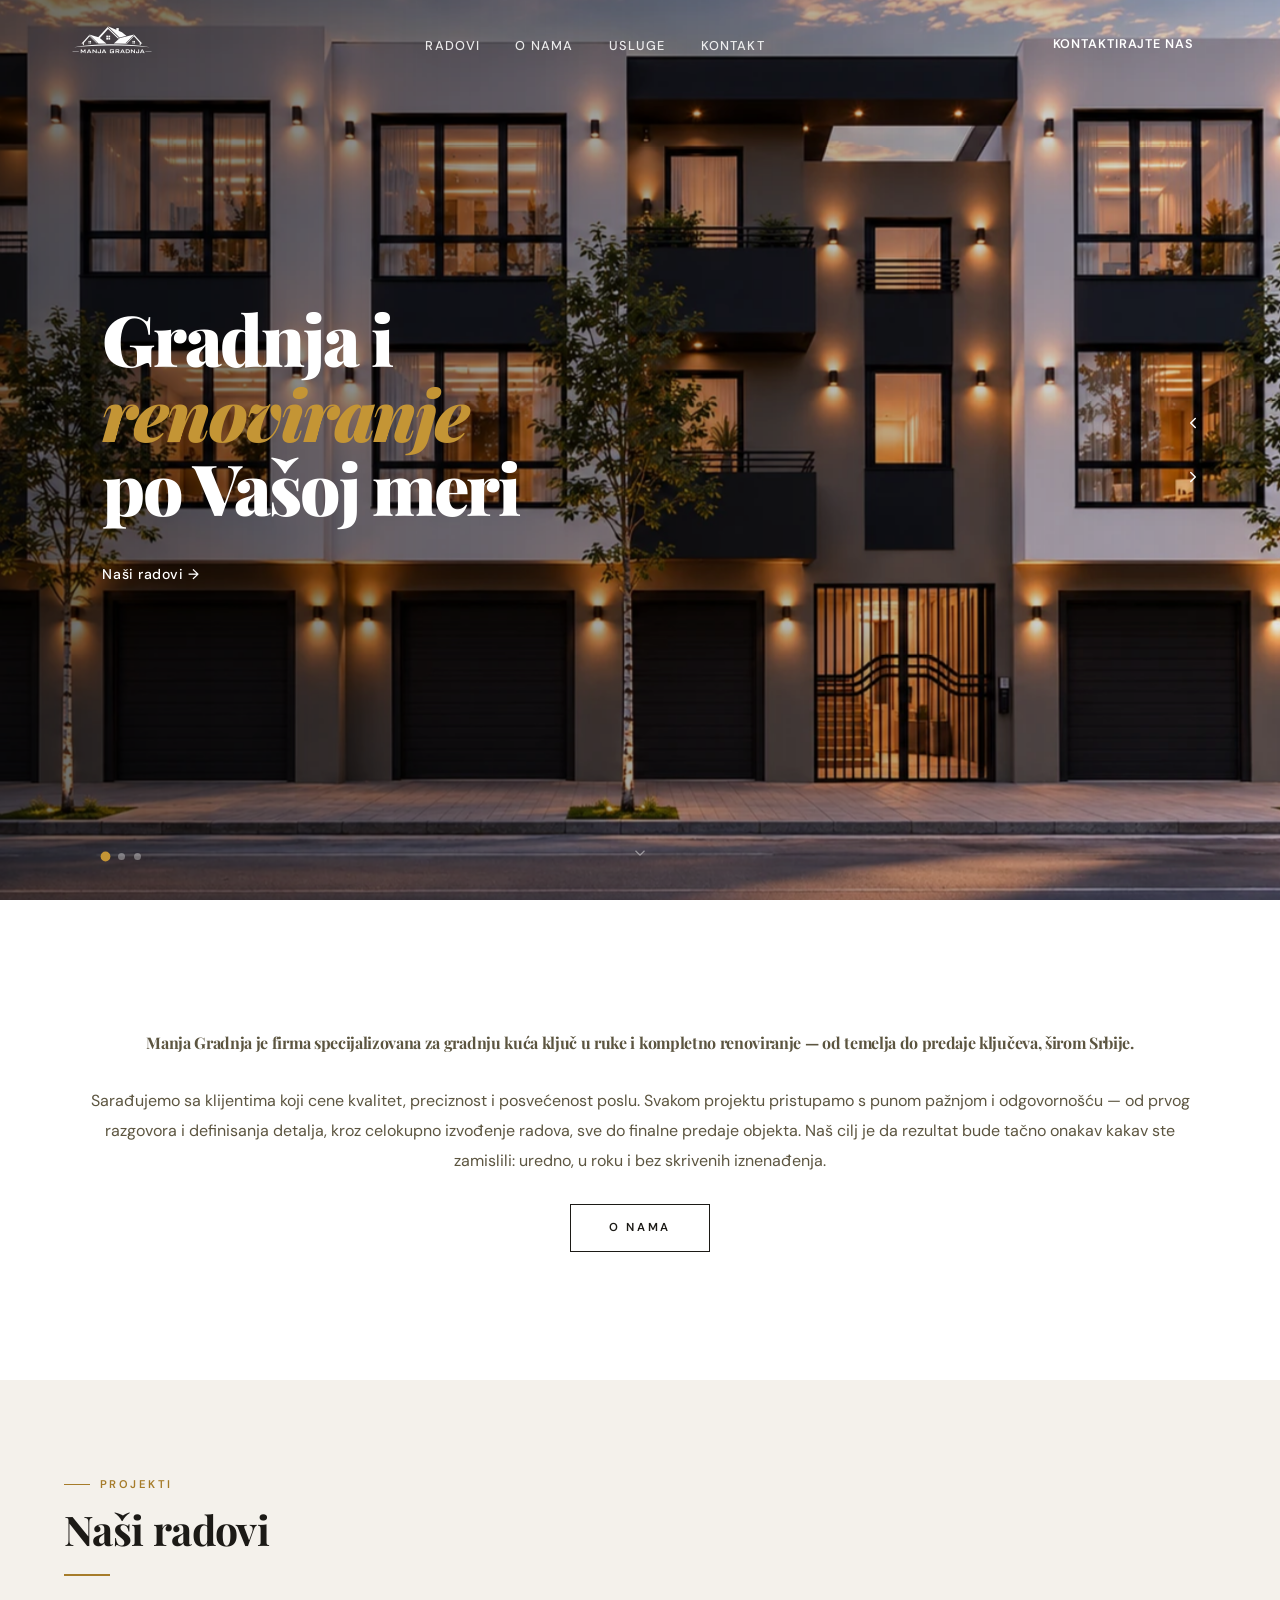
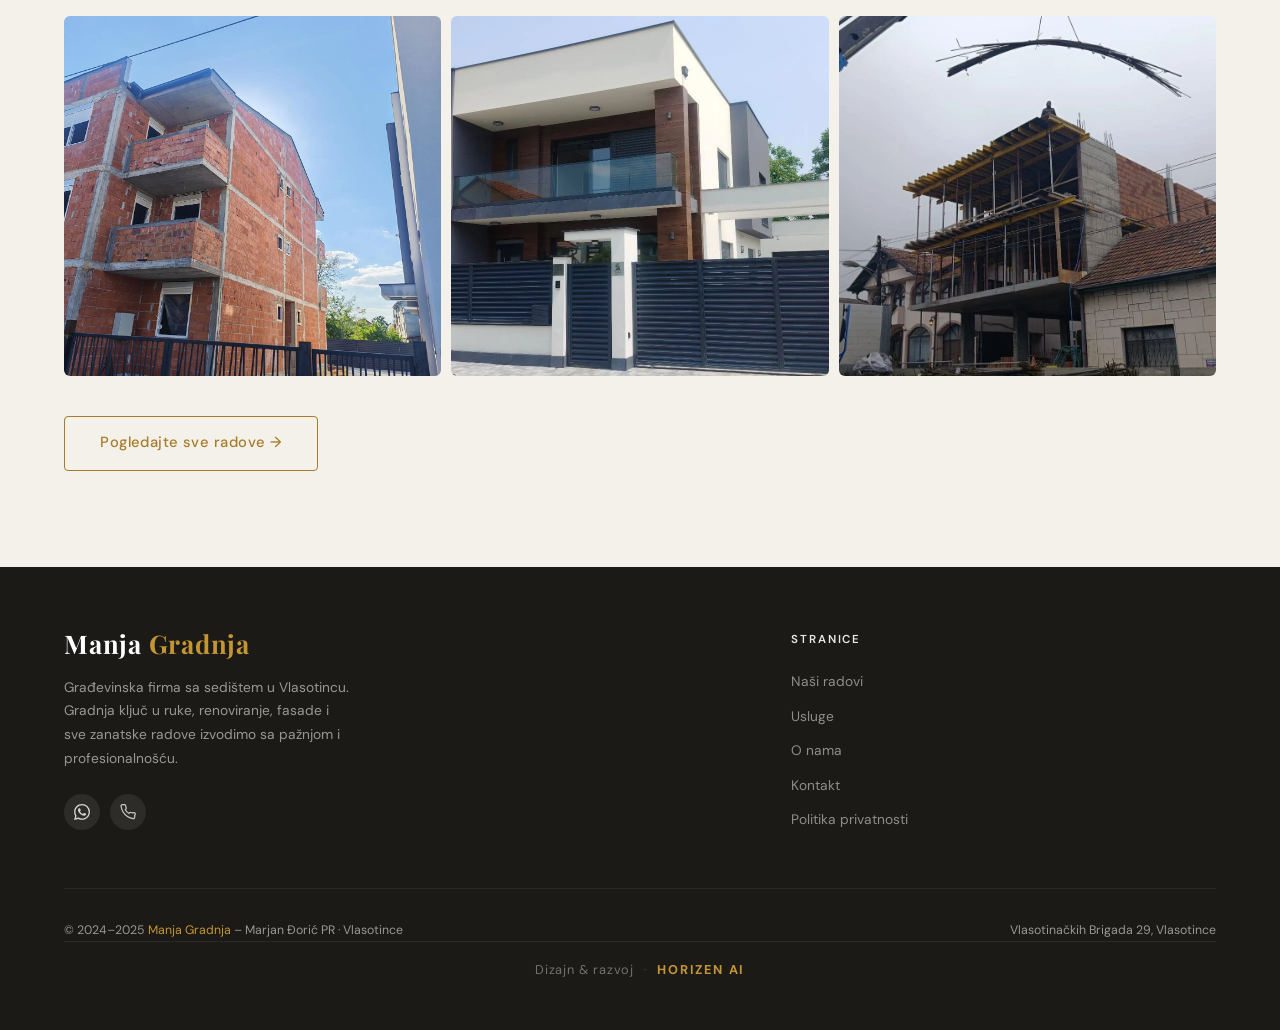
<file: index.html>
<!DOCTYPE html>
<html lang="sr">
<head>
<meta charset="UTF-8">
<link rel="icon" type="image/x-icon" href="favicon.ico">
<link rel="icon" type="image/png" sizes="32x32" href="favicon-32x32.png">
<link rel="icon" type="image/png" sizes="16x16" href="favicon-16x16.png">
<link rel="apple-touch-icon" sizes="180x180" href="apple-touch-icon.png">
<link rel="manifest" href="/site.webmanifest">
<meta name="theme-color" content="#A67C2A">
<meta name="viewport" content="width=device-width, initial-scale=1.0">
<meta name="color-scheme" content="light">
<!-- Google Analytics -->
<script async src="https://www.googletagmanager.com/gtag/js?id=G-K0VNV14S1J"></script>
<script>window.dataLayer=window.dataLayer||[];function gtag(){dataLayer.push(arguments);}gtag("js",new Date());gtag("config","G-K0VNV14S1J");</script>
<title>Manja Gradnja – Gradnja Kuće Ključ u Ruke i Renoviranje | Vlasotince, Srbija</title>
<meta name="description" content="Manja Gradnja – stručna građevinska firma iz Vlasotinca. Gradnja kuće ključ u ruke, renoviranje, fasade, gipsarski i keramičarski radovi širom Srbije. Pozovite: 060 711 9780.">
<meta name="keywords" content="gradnja kuće Vlasotince, renoviranje Vlasotince, građevinska firma Srbija, gradnja ključ u ruke, fasade Vlasotince, gipsarski radovi, keramičarski radovi, Manja Gradnja">
<meta name="robots" content="index, follow">
<meta name="author" content="Manja Gradnja – Marjan Đorić PR">
<link rel="canonical" href="https://manjagradnja.rs/">
<meta property="og:type" content="website">
<meta property="og:locale" content="sr_RS">
<meta property="og:site_name" content="Manja Gradnja">
<meta property="og:title" content="Manja Gradnja – Gradnja Kuće Ključ u Ruke i Renoviranje | Vlasotince">
<meta property="og:description" content="Stručna građevinska firma iz Vlasotinca. Gradnja ključ u ruke, renoviranje, fasade i zanatski radovi širom Srbije. Pozovite: 060 711 9780.">
<meta property="og:url" content="https://manjagradnja.rs/">
<meta property="og:image" content="https://i.imgur.com/DG1RuGZ.png">
<meta property="og:image:width" content="1536">
<meta property="og:image:height" content="1024">
<meta property="og:image:type" content="image/png">
<meta name="twitter:card" content="summary_large_image">
<meta name="twitter:title" content="Manja Gradnja – Gradnja i Renoviranje | Vlasotince">
<meta name="twitter:description" content="Gradnja kuće ključ u ruke, renoviranje, fasade i zanatski radovi širom Srbije.">
<meta name="twitter:image" content="https://i.imgur.com/DG1RuGZ.png">
<script type="application/ld+json">
{
  "@context": "https://schema.org",
  "@type": "HomeAndConstructionBusiness",
  "name": "Manja Gradnja – Marjan Đorić PR",
  "description": "Stručna građevinska firma iz Vlasotinca specijalizovana za gradnju kuće ključ u ruke, renoviranje, fasade, gipsarske i keramičarske radove širom Srbije.",
  "url": "https://manjagradnja.rs",
  "telephone": "+381607119780",
  "email": "info@manjagradnja.rs",
  "address": {
    "@type": "PostalAddress",
    "streetAddress": "Vlasotinačkih Brigada 29",
    "addressLocality": "Vlasotince",
    "addressRegion": "Jablanički okrug",
    "postalCode": "16210",
    "addressCountry": "RS"
  },
  "geo": {
    "@type": "GeoCoordinates",
    "latitude": "42.9609",
    "longitude": "22.1261"
  },
  "serviceArea": {
    "@type": "Country",
    "name": "Srbija"
  },
  "areaServed": {"@type": "Country", "name": "Serbia"},
  "hasOfferCatalog": {
    "@type": "OfferCatalog",
    "name": "Građevinske usluge",
    "itemListElement": [
      {"@type": "Offer", "itemOffered": {"@type": "Service", "name": "Gradnja kuće ključ u ruke"}},
      {"@type": "Offer", "itemOffered": {"@type": "Service", "name": "Renoviranje stanova i kuća"}},
      {"@type": "Offer", "itemOffered": {"@type": "Service", "name": "Fasaderski radovi"}},
      {"@type": "Offer", "itemOffered": {"@type": "Service", "name": "Gipsarski radovi"}},
      {"@type": "Offer", "itemOffered": {"@type": "Service", "name": "Keramičarski radovi"}},
      {"@type": "Offer", "itemOffered": {"@type": "Service", "name": "Elektroinstalacije"}},
      {"@type": "Offer", "itemOffered": {"@type": "Service", "name": "Novogradnja stambenih zgrada"}}
    ]
  },
  "openingHoursSpecification": [{
    "@type": "OpeningHoursSpecification",
    "dayOfWeek": ["Monday","Tuesday","Wednesday","Thursday","Friday","Saturday"],
    "opens": "07:00",
    "closes": "19:00"
  }],
  "foundingDate": "2024",
  "priceRange": "$$",
  "image": "https://i.imgur.com/DG1RuGZ.png",
  "sameAs": ["https://wa.me/381607119780"]
}
</script>
<link rel="preconnect" href="https://fonts.googleapis.com">
<link rel="preconnect" href="https://fonts.gstatic.com" crossorigin>
<link href="https://fonts.googleapis.com/css2?family=Playfair+Display:ital,wght@0,700;0,900;1,700&family=DM+Sans:opsz,wght@9..40,300;9..40,400;9..40,500;9..40,600&display=swap" rel="stylesheet">
<style>
/* ── RESET & VARIABLES ─────────────────────────────────────────── */
*, *::before, *::after { box-sizing: border-box; margin: 0; padding: 0; }

:root {
  --gold:       #A67C2A;
  --gold-light: #C49535;
  --gold-dark:  #8B6520;
  --gold-pale:  #F5EDD8;
  --gold-bg:    #FBF6EC;
  --cream:      #FDFAF4;
  --white:      #FFFFFF;
  --stone:      #F4F1EB;
  --stone-dk:   #EAE4D8;
  --text:       #1C1A16;
  --text-dim:   #5C5540;
  --text-muted: #9A8F78;
  --border:     #DDD5C0;
  --shadow-sm:  0 2px 14px rgba(100,80,30,.07);
  --shadow-md:  0 6px 32px rgba(100,80,30,.10);
  --shadow-lg:  0 18px 60px rgba(100,80,30,.13);
  --radius:     6px;
  --wa:         #25D366;
}

html { scroll-behavior: smooth; background: #1a1512; }
body {
  font-family: 'DM Sans', sans-serif;
  background: #1a1512;
  color: var(--text);
  overflow-x: hidden;
  line-height: 1.6;
}

/* ── NAVIGATION ────────────────────────────────────────────────── */
nav {
  position: fixed; top: 0; left: 0; right: 0; z-index: 300;
  height: 90px;
  display: flex; align-items: center; justify-content: space-between;
  padding: 0 5%;
  background: transparent;
  border-bottom: 1px solid transparent;
  transition: background .45s, border-color .45s, box-shadow .45s, height .3s;
}
nav.scrolled {
  height: 72px;
  background: rgba(253,250,244,.97);
  backdrop-filter: blur(20px);
  -webkit-backdrop-filter: blur(20px);
  border-bottom-color: var(--border);
  box-shadow: var(--shadow-md);
}

.nav-logo { display: flex; align-items: center; text-decoration: none; }
.nav-logo img {
  height: 64px; width: auto;
  transition: opacity .2s, filter .45s;
  /* on transparent nav (dark bg): convert logo to white silhouette */
  filter: brightness(0) invert(1);
}
.nav-logo img:hover { opacity: .82; }
nav.scrolled .nav-logo img {
  filter: none;
}

.nav-links { display: flex; gap: 2.2rem; list-style: none; align-items: center; }
.nav-links a {
  color: rgba(255,255,255,.88); text-decoration: none;
  font-size: .8rem; font-weight: 500;
  letter-spacing: .09em; text-transform: uppercase;
  transition: color .2s, letter-spacing .2s;
  position: relative; padding-bottom: 3px;
}
nav.scrolled .nav-links a { color: var(--text-dim); }
.nav-links a::after {
  content: ''; position: absolute;
  bottom: -1px; left: 0; right: 100%;
  height: 1.5px; background: rgba(255,255,255,.7);
  transition: right .25s ease;
}
nav.scrolled .nav-links a::after { background: var(--gold); }
.nav-links a:hover { color: var(--white); letter-spacing: .11em; }
nav.scrolled .nav-links a:hover { color: var(--gold); }
.nav-links a:hover::after,
.nav-links a.active::after { right: 0; }
.nav-links a.active { color: var(--white); }
nav.scrolled .nav-links a.active { color: var(--gold); }

.nav-cta {
  background: transparent;
  border: none;
  color: var(--white) !important;
  padding: .55rem 1.4rem; border-radius: 3px;
  font-weight: 600 !important; font-size: .79rem;
  letter-spacing: .07em; text-transform: uppercase;
  text-decoration: none; white-space: nowrap;
  transition: background .2s, border-color .2s, transform .15s;
}
.nav-cta::after { display: none !important; }
.nav-cta:hover { background: rgba(255,255,255,.14) !important; }
nav.scrolled .nav-cta {
  background: var(--gold) !important;
  border-color: var(--gold) !important;
}
nav.scrolled .nav-cta:hover { background: var(--gold-dark) !important; }

.burger {
  display: none; cursor: pointer;
  flex-direction: column; gap: 5px;
  border: none; background: none; padding: 4px;
}
.burger span {
  width: 22px; height: 2px;
  background: var(--white); border-radius: 2px;
  display: block; transition: transform .3s, opacity .3s, background .45s;
}
nav.scrolled .burger span { background: var(--text); }
.burger.open span:nth-child(1) { transform: translateY(7px) rotate(45deg); }
.burger.open span:nth-child(2) { opacity: 0; }
.burger.open span:nth-child(3) { transform: translateY(-7px) rotate(-45deg); }

/* ── HERO ──────────────────────────────────────────────────────── */
.hero {
  min-height: 100vh;
  display: flex; align-items: center;
  padding: 7rem 5% 5rem;
  position: relative; overflow: hidden;
  background-color: var(--cream);
  background-image:
    radial-gradient(circle at 76% 18%, rgba(166,124,42,.07) 0%, transparent 48%),
    radial-gradient(circle at 18% 82%, rgba(166,124,42,.05) 0%, transparent 40%),
    radial-gradient(circle, rgba(166,124,42,.11) 1px, transparent 1px);
  background-size: 100% 100%, 100% 100%, 32px 32px;
}

/* large decorative SVG building silhouette */
.hero-decor {
  position: absolute; right: -2%; top: 0; bottom: 0;
  width: 44%; display: flex; align-items: center; justify-content: flex-end;
  pointer-events: none; opacity: .04;
}
.hero-decor svg { width: 100%; height: auto; }

.hero-inner {
  max-width: 800px; margin: 0 auto;
  text-align: center; position: relative; z-index: 1;
}

.hero-badge {
  display: inline-flex; align-items: center; gap: 8px;
  background: var(--gold-pale);
  border: 1px solid rgba(166,124,42,.3);
  border-radius: 30px;
  padding: .45rem 1.25rem;
  font-size: .73rem; letter-spacing: .16em;
  text-transform: uppercase; color: var(--gold);
  margin-bottom: 2rem; font-weight: 600;
}
.badge-dot {
  width: 7px; height: 7px;
  background: var(--gold); border-radius: 50%;
  animation: blink 2.2s ease-in-out infinite;
}
@keyframes blink {
  0%, 100% { opacity: 1; transform: scale(1); }
  50%       { opacity: .55; transform: scale(.75); }
}

.hero h1 {
  font-family: 'Playfair Display', serif;
  font-size: clamp(2.6rem, 5.5vw, 4.8rem);
  font-weight: 900; line-height: 1.08;
  color: var(--text); margin-bottom: 1.5rem;
  letter-spacing: -.025em;
}
.hero h1 em { font-style: italic; color: var(--gold); }

.hero-desc {
  font-size: 1.06rem; line-height: 1.84;
  color: var(--text-dim);
  max-width: 600px; margin: 0 auto 2.5rem;
}

.hero-btns {
  display: flex; gap: 1rem;
  justify-content: center; flex-wrap: wrap;
  margin-bottom: 3.5rem;
}

.btn-primary {
  background: var(--gold); color: var(--white);
  padding: .92rem 2.2rem; border-radius: 4px;
  text-decoration: none; font-weight: 600; font-size: .92rem;
  letter-spacing: .03em;
  box-shadow: 0 4px 20px rgba(166,124,42,.32);
  display: inline-flex; align-items: center; gap: 8px;
  transition: background .2s, transform .2s, box-shadow .2s;
}
.btn-primary:hover {
  background: var(--gold-dark);
  box-shadow: 0 10px 36px rgba(166,124,42,.50);
}
.btn-outline {
  border: 1.5px solid var(--gold); color: var(--gold);
  padding: .92rem 2.2rem; border-radius: 4px;
  text-decoration: none; font-weight: 500; font-size: .92rem;
  letter-spacing: .03em;
  display: inline-flex; align-items: center; gap: 8px;
  transition: background .2s, transform .2s, box-shadow .2s;
}
.btn-outline:hover {
  background: var(--gold-pale);
  box-shadow: 0 6px 24px rgba(166,124,42,.24);
}

.hero-stats {
  display: flex; gap: 0;
  border-top: 1px solid var(--border);
  padding-top: 2.5rem;
  justify-content: center;
}
.stat { text-align: center; padding: 0 2.8rem; border-right: 1px solid var(--border); }
.stat:last-child { border-right: none; }
.stat-num {
  font-family: 'Playfair Display', serif;
  font-size: 2.2rem; font-weight: 700;
  color: var(--gold); line-height: 1;
}
.stat-label { font-size: .76rem; color: var(--text-muted); margin-top: 7px; letter-spacing: .04em; }

.scroll-cue {
  position: absolute; bottom: 2rem; left: 50%;
  transform: translateX(-50%);
  display: flex; flex-direction: column; align-items: center; gap: 5px;
  color: var(--text-muted); font-size: .67rem;
  letter-spacing: .14em; text-transform: uppercase;
  animation: bob 2.4s ease-in-out infinite;
  cursor: pointer; text-decoration: none;
}
.scroll-cue svg { width: 18px; height: 18px; stroke: var(--text-muted); stroke-width: 1.6; fill: none; }
@keyframes bob {
  0%, 100% { transform: translateX(-50%) translateY(0); }
  50%       { transform: translateX(-50%) translateY(7px); }
}

/* ── SECTION BASE ──────────────────────────────────────────────── */
section { padding: 6rem 5%; }
.section-inner { max-width: 1200px; margin: 0 auto; }

.section-label {
  font-size: .7rem; letter-spacing: .22em; text-transform: uppercase;
  color: var(--gold); font-weight: 600; margin-bottom: .8rem;
  display: flex; align-items: center; gap: 10px;
}
.section-label::before { content: ''; width: 26px; height: 1.5px; background: var(--gold); flex-shrink: 0; }

.section-title {
  font-family: 'Playfair Display', serif;
  font-size: clamp(1.85rem, 3.2vw, 2.6rem);
  font-weight: 700; color: var(--text);
  line-height: 1.14; margin-bottom: .9rem;
  letter-spacing: -.015em;
}
.section-sub { color: var(--text-dim); font-size: 1rem; line-height: 1.8; max-width: 560px; }
.gold-divider { width: 46px; height: 2px; background: var(--gold); margin: 1.3rem 0; }

/* ── GALLERY (shared) ──────────────────────────────────────────── */
#galerija { background: var(--stone); }

/* placeholder when photo is missing */
.img-ph {
  width: 100%; height: 100%; min-height: inherit;
  display: flex; flex-direction: column;
  align-items: center; justify-content: center; gap: .65rem;
  background: linear-gradient(135deg, #eae3d8 0%, #d6cdb8 100%);
  color: var(--text-muted);
}
.img-ph svg { width: 32px; height: 32px; stroke: var(--text-muted); stroke-width: 1.2; fill: none; opacity: .4; }
.img-ph span { font-size: .68rem; letter-spacing: .1em; text-transform: uppercase; opacity: .5; }

/* ── PROJECT SHOWCASE (home page) ──────────────────────────────── */
.project-showcase { display: flex; flex-direction: column; gap: 1.5rem; }

.project-card {
  display: grid; grid-template-columns: 1.55fr 1fr;
  min-height: 280px;
  border-radius: var(--radius); overflow: hidden;
  border: 1px solid var(--border);
  box-shadow: var(--shadow-sm);
  transition: box-shadow .35s, transform .35s;
}
.project-card:hover { box-shadow: var(--shadow-lg); transform: translateY(-4px); }
.project-card:nth-child(even) { grid-template-columns: 1fr 1.55fr; }
.project-card:nth-child(even) .project-img { order: 2; }
.project-card:nth-child(even) .project-info { order: 1; }

.project-img {
  position: relative; overflow: hidden;
}
.project-img .img-ph { min-height: 280px; }
.project-img img { width: 100%; height: 100%; object-fit: cover; display: block; transition: transform .6s; }
.project-card:hover .project-img img { transform: scale(1.04); }

.project-cat {
  position: absolute; top: 1rem; left: 1rem; z-index: 1;
  background: var(--gold); color: var(--white);
  font-size: .67rem; font-weight: 700; letter-spacing: .12em;
  text-transform: uppercase; padding: 5px 13px; border-radius: 30px;
}

.project-info {
  background: var(--white);
  padding: 2.5rem;
  display: flex; flex-direction: column; justify-content: center; gap: .6rem;
}
.project-num {
  font-family: 'Playfair Display', serif;
  font-size: 3.2rem; font-weight: 700;
  color: rgba(166,124,42,.11); line-height: 1;
  margin-bottom: .2rem;
}
.project-info h3 {
  font-family: 'Playfair Display', serif;
  font-size: 1.35rem; font-weight: 700;
  color: var(--text); line-height: 1.2;
}
.project-info p { color: var(--text-dim); font-size: .9rem; line-height: 1.78; }
.project-info .usluga-tags { margin-top: .5rem; }

/* ── GALLERY PAGE (radovi.html) ────────────────────────────────── */
.gallery-filters {
  display: flex; gap: .6rem; flex-wrap: wrap;
  margin-bottom: 2.5rem;
}
.gallery-filter {
  background: var(--white); border: 1.5px solid var(--border);
  border-radius: 30px; padding: .5rem 1.3rem;
  font-family: 'DM Sans', sans-serif; font-size: .82rem; font-weight: 500;
  color: var(--text-dim); cursor: pointer; white-space: nowrap;
  transition: background .2s, border-color .2s, color .2s;
}
.gallery-filter.active {
  background: var(--gold); border-color: var(--gold);
  color: var(--white); font-weight: 600;
}
.gallery-filter:hover:not(.active) {
  border-color: var(--gold); color: var(--gold);
}

.gallery-panel { display: none; }
.gallery-panel.active { display: block; animation: fade-in .35s ease both; }

/* editorial grid for radovi.html */
.gallery-editorial {
  display: grid;
  grid-template-columns: repeat(12, 1fr);
  grid-auto-rows: 220px;
  gap: 10px;
}
.ge-item {
  position: relative; overflow: hidden;
  border-radius: var(--radius); cursor: pointer;
  background: var(--stone-dk);
}
.ge-item img { width: 100%; height: 100%; object-fit: cover; display: block; transition: transform .6s; }
.ge-item:hover img { transform: scale(1.06); }
.ge-item .img-ph { min-height: 220px; }

/* size variants */
.ge-item.ge-lg  { grid-column: span 8; grid-row: span 2; }
.ge-item.ge-lg .img-ph { min-height: 450px; }
.ge-item.ge-md  { grid-column: span 4; grid-row: span 1; }
.ge-item.ge-sm  { grid-column: span 4; grid-row: span 1; }
.ge-item.ge-wide { grid-column: span 6; grid-row: span 1; }

.ge-overlay {
  position: absolute; inset: 0;
  background: linear-gradient(to top, rgba(28,26,22,.65) 0%, transparent 55%);
  opacity: 0; transition: opacity .35s;
}
.ge-item:hover .ge-overlay { opacity: 1; }

.ge-info {
  position: absolute; bottom: 0; left: 0; right: 0;
  padding: 1.2rem 1.25rem;
  transform: translateY(6px);
  opacity: 0; transition: opacity .35s, transform .35s;
}
.ge-item:hover .ge-info { opacity: 1; transform: translateY(0); }

.ge-cat {
  display: inline-block;
  background: var(--gold); color: var(--white);
  font-size: .65rem; font-weight: 700; letter-spacing: .1em;
  text-transform: uppercase; padding: 3px 10px; border-radius: 30px;
  margin-bottom: .4rem;
}
.ge-title { color: #fff; font-size: .9rem; font-weight: 600; line-height: 1.3; }

/* before/after layout */
.gallery-ba {
  display: grid; grid-template-columns: 1fr 1fr; gap: 10px;
}
.gallery-ba .ge-item { height: 400px; }
.gallery-ba .ge-item .img-ph { min-height: 400px; }
.gallery-ba-label {
  position: absolute; top: .8rem; left: .8rem;
  background: rgba(28,26,22,.76); color: #fff;
  font-size: .68rem; font-weight: 700; letter-spacing: .12em;
  text-transform: uppercase; padding: 5px 12px; border-radius: 30px; z-index: 1;
}

/* responsive gallery */
@media (max-width: 900px) {
  .gallery-editorial { grid-template-columns: repeat(6,1fr); grid-auto-rows: 200px; }
  .ge-item.ge-lg  { grid-column: span 6; grid-row: span 1; }
  .ge-item.ge-lg .img-ph { min-height: 200px; }
  .ge-item.ge-md  { grid-column: span 3; }
  .ge-item.ge-sm  { grid-column: span 3; }
  .ge-item.ge-wide { grid-column: span 6; }
}
@media (max-width: 600px) {
  .project-card { grid-template-columns: 1fr; grid-template-rows: 220px auto; }
  .project-card:nth-child(even) { grid-template-columns: 1fr; }
  .project-card:nth-child(even) .project-img { order: 0; }
  .project-card:nth-child(even) .project-info { order: 0; }
  .project-info { padding: 1.75rem; }
  .gallery-editorial { grid-template-columns: 1fr 1fr; grid-auto-rows: 180px; }
  .ge-item.ge-lg  { grid-column: span 2; }
  .ge-item.ge-lg .img-ph { min-height: 180px; }
  .ge-item.ge-md, .ge-item.ge-sm, .ge-item.ge-wide { grid-column: span 1; }
  .gallery-ba { grid-template-columns: 1fr; }
  .gallery-ba .ge-item { height: 240px; }
  .gallery-ba .ge-item .img-ph { min-height: 240px; }
}

/* ── KAKO RADIMO ───────────────────────────────────────────────── */
#kako-radimo { background: var(--white); }

.process-header { text-align: center; margin-bottom: 4rem; }
.process-header .section-label {
  justify-content: center;
  display: flex; align-items: center; gap: 10px;
}
.process-header .section-label::before { display: none; }
.process-header .section-sub { margin: 0 auto; text-align: center; }

.process-steps {
  display: grid; grid-template-columns: repeat(4,1fr);
  gap: 1.5rem;
}

.process-step {
  background: var(--white);
  border: 1px solid var(--border);
  border-top: 3px solid var(--gold);
  border-radius: var(--radius);
  padding: 2rem 1.75rem;
  text-align: left;
  position: relative;
}
.step-num {
  font-family: 'Playfair Display', serif;
  font-size: 3rem; font-weight: 700;
  color: rgba(166,124,42,.13);
  line-height: 1; margin-bottom: .75rem;
  display: block;
  width: auto; height: auto; border: none;
  background: none; border-radius: 0;
}
.step-icon { display: none; }
.process-step h3 {
  font-size: .97rem; font-weight: 600; color: var(--text);
  margin-bottom: .6rem;
}
.process-step p { font-size: .85rem; color: var(--text-dim); line-height: 1.72; }

/* ── O NAMA ────────────────────────────────────────────────────── */
#o-nama { background: var(--stone); }
.about-grid { display: grid; grid-template-columns: 1fr 1fr; gap: 5rem; align-items: center; }

.about-text p { color: var(--text-dim); line-height: 1.87; font-size: 1rem; margin-bottom: 1.2rem; }
.about-features { margin-top: 2rem; display: flex; flex-direction: column; gap: .75rem; }
.about-feature {
  display: flex; align-items: flex-start; gap: 14px;
  padding: 1rem 1.2rem;
  background: var(--white);
  border-left: 3px solid var(--gold);
  border-radius: 0 var(--radius) var(--radius) 0;
  box-shadow: var(--shadow-sm);
  transition: box-shadow .25s, transform .25s;
}
.about-feature:hover { box-shadow: var(--shadow-md); transform: translateX(4px); }
.about-feature-icon { flex-shrink: 0; margin-top: 2px; }
.about-feature-icon svg {
  width: 22px; height: 22px; stroke: var(--gold);
  stroke-width: 1.7; fill: none;
  stroke-linecap: round; stroke-linejoin: round;
}
.about-feature-text strong { display: block; color: var(--text); font-size: .92rem; margin-bottom: 3px; }
.about-feature-text span { color: var(--text-dim); font-size: .84rem; }

.about-panel {
  background: var(--white);
  border-radius: var(--radius);
  display: grid; grid-template-columns: 1fr 1fr; gap: 0;
  border: 1px solid var(--border);
  box-shadow: var(--shadow-md); overflow: hidden;
}
.about-panel-item {
  padding: 1.8rem 1.6rem;
  border-bottom: 1px solid var(--border);
  border-right: 1px solid var(--border);
  transition: background .25s;
}
.about-panel-item:hover { background: var(--gold-bg); }
.about-panel-item:nth-child(2n) { border-right: none; }
.about-panel-item:nth-child(3),
.about-panel-item:nth-child(4) { border-bottom: none; }
.about-panel-num {
  font-family: 'Playfair Display', serif;
  font-size: 2.6rem; font-weight: 700;
  color: var(--gold); line-height: 1;
}
.about-panel-label { font-size: .86rem; color: var(--text-dim); margin-top: 5px; font-weight: 500; }
.about-panel-desc { font-size: .81rem; color: var(--text-muted); margin-top: 7px; line-height: 1.62; }

/* ── USLUGE ────────────────────────────────────────────────────── */
#usluge { background: var(--stone); }
.usluge-header { margin-bottom: 3rem; }
.usluge-grid {
  display: grid; grid-template-columns: repeat(3,1fr);
  gap: 1.25rem;
}
.usluga-card {
  background: var(--white);
  padding: 2rem 1.75rem;
  border-radius: var(--radius);
  border: 1px solid var(--border);
  border-top: 3px solid var(--gold);
  box-shadow: var(--shadow-sm);
  transition: transform .25s, box-shadow .25s, background .25s;
}
.usluga-card.hidden-card { display: none; }
.usluga-card:hover {
  background: var(--gold-bg);
  transform: translateY(-5px);
  box-shadow: var(--shadow-md);
}
.usluga-icon {
  width: 54px; height: 54px;
  background: var(--gold-pale);
  border-radius: 50%;
  display: flex; align-items: center; justify-content: center;
  margin-bottom: 1.3rem;
  transition: background .25s, transform .25s;
}
.usluga-card:hover .usluga-icon { background: rgba(166,124,42,.2); transform: scale(1.1); }
.usluga-icon svg {
  width: 24px; height: 24px; stroke: var(--gold);
  stroke-width: 1.7; fill: none;
  stroke-linecap: round; stroke-linejoin: round;
}
.usluga-card h3 { color: var(--text); font-size: .97rem; font-weight: 600; margin-bottom: .6rem; }
.usluga-card p  { color: var(--text-dim); font-size: .85rem; line-height: 1.75; }
.usluga-tags { display: flex; flex-wrap: wrap; gap: 5px; margin-top: 1rem; }
.tag {
  font-size: .68rem; color: var(--gold);
  background: var(--gold-pale); border: 1px solid rgba(166,124,42,.2);
  padding: 3px 9px; border-radius: 30px; letter-spacing: .02em;
}
.usluge-toggle-wrap { text-align: center; margin-top: 1.5rem; }
.usluge-toggle {
  background: none; border: 1.5px solid var(--gold); color: var(--gold);
  padding: .75rem 2rem; border-radius: 3px;
  font-family: 'DM Sans', sans-serif; font-size: .88rem; font-weight: 500;
  cursor: pointer; display: inline-flex; align-items: center; gap: 8px;
  transition: background .2s;
}
.usluge-toggle:hover { background: var(--gold-pale); }
.usluge-toggle svg {
  width: 16px; height: 16px; stroke: var(--gold);
  stroke-width: 2; fill: none;
  stroke-linecap: round; stroke-linejoin: round;
  transition: transform .3s;
}
.usluge-toggle.open svg { transform: rotate(180deg); }

/* ── KONTAKT ───────────────────────────────────────────────────── */
#kontakt { background: var(--white); }
.kontakt-grid { display: grid; grid-template-columns: 1fr 1fr; gap: 5rem; align-items: start; }

.kontakt-info { display: flex; flex-direction: column; gap: .75rem; margin-top: 2rem; }
.kontakt-item {
  display: flex; align-items: flex-start; gap: 14px;
  padding: 1.1rem 1.2rem;
  background: var(--stone); border: 1px solid var(--border);
  border-radius: var(--radius);
  transition: border-color .25s, background .25s, transform .25s;
}
.kontakt-item:hover {
  border-color: rgba(166,124,42,.4); background: var(--gold-bg);
  transform: translateX(3px);
}
.ki-icon {
  width: 42px; height: 42px; flex-shrink: 0;
  background: var(--gold-pale); border-radius: 4px;
  display: flex; align-items: center; justify-content: center;
}
.ki-icon svg {
  width: 18px; height: 18px; stroke: var(--gold);
  stroke-width: 1.8; fill: none;
  stroke-linecap: round; stroke-linejoin: round;
}
.ki-text strong { display: block; color: var(--text); font-size: .88rem; margin-bottom: 3px; }
.ki-text span   { color: var(--text-dim); font-size: .86rem; }
.ki-text a { color: var(--gold); text-decoration: none; font-weight: 500; }
.ki-text a:hover { text-decoration: underline; }

.kontakt-channels { display: flex; gap: .75rem; margin-top: 1.5rem; flex-wrap: wrap; }
.btn-channel {
  flex: 1; min-width: 140px;
  display: flex; align-items: center; justify-content: center; gap: 8px;
  padding: .9rem 1.2rem; border-radius: var(--radius);
  text-decoration: none; font-weight: 600; font-size: .86rem;
  transition: transform .2s, box-shadow .2s;
}
.btn-channel:hover { box-shadow: 0 8px 28px rgba(0,0,0,.18); }
.btn-ch-wa   { background: var(--wa); color: var(--white); }
.btn-ch-call { background: var(--gold); color: var(--white); }
.btn-channel svg { width: 18px; height: 18px; }
.btn-ch-wa svg { fill: var(--white); stroke: none; }
.btn-ch-call svg { stroke: var(--white); stroke-width: 2; fill: none; stroke-linecap: round; stroke-linejoin: round; }

.kontakt-form { margin-top: 2rem; }
.kontakt-form h3 { color: var(--text); font-size: 1.08rem; font-weight: 600; margin-bottom: .3rem; }
.kontakt-form > p { color: var(--text-muted); font-size: .85rem; margin-bottom: 1.5rem; }

.form-group { margin-bottom: 1.1rem; }
.form-group label {
  display: block; font-size: .74rem; color: var(--text-muted);
  letter-spacing: .09em; text-transform: uppercase;
  margin-bottom: .45rem; font-weight: 500;
}
.form-group input,
.form-group textarea,
.form-group select {
  width: 100%; background: var(--stone);
  border: 1.5px solid var(--border); border-radius: 4px;
  padding: .78rem .95rem; color: var(--text);
  font-family: 'DM Sans', sans-serif; font-size: .92rem;
  transition: border-color .2s, background .2s, box-shadow .2s;
}
.form-group input:focus,
.form-group textarea:focus,
.form-group select:focus {
  outline: none; border-color: var(--gold);
  background: var(--white);
  box-shadow: 0 0 0 3px rgba(166,124,42,.12);
}
.form-group textarea { resize: vertical; min-height: 115px; }
.form-row { display: grid; grid-template-columns: 1fr 1fr; gap: 1rem; }

.btn-submit {
  background: var(--gold); color: var(--white); border: none;
  padding: .95rem 2rem; border-radius: 4px;
  font-family: 'DM Sans', sans-serif; font-weight: 600; font-size: .92rem;
  letter-spacing: .03em; cursor: pointer; width: 100%;
  box-shadow: 0 4px 18px rgba(166,124,42,.26);
  transition: background .2s, transform .2s, box-shadow .2s;
}
.btn-submit:hover {
  background: var(--gold-dark);
  box-shadow: 0 10px 32px rgba(166,124,42,.44);
}
.form-note { font-size: .78rem; color: var(--text-muted); margin-top: .7rem; text-align: center; }
.form-note a { color: var(--gold); }
.form-success {
  display: none; background: #f0f9f0;
  border: 1px solid #9ccf9c; border-radius: 4px;
  padding: .95rem 1.1rem; color: #2d7a2d;
  font-size: .88rem; text-align: center; margin-top: 1rem;
}

/* ── FOOTER ────────────────────────────────────────────────────── */
footer { background: var(--text); color: rgba(255,255,255,.55); padding: 4rem 5% 2rem; }
.footer-inner {
  max-width: 1200px; margin: 0 auto;
  display: grid; grid-template-columns: 1.6fr 1fr; gap: 3rem;
  padding-bottom: 3rem;
  border-bottom: 1px solid rgba(255,255,255,.07);
}
.footer-wordmark {
  font-family: 'Playfair Display', serif;
  font-size: 1.6rem; font-weight: 700;
  color: var(--white); letter-spacing: .03em;
  margin-bottom: 1.2rem; line-height: 1;
}
.footer-wordmark span { color: var(--gold-light); }
.footer-brand p { font-size: .86rem; line-height: 1.74; max-width: 285px; }

.footer-social { display: flex; gap: .6rem; margin-top: 1.4rem; }
.social-btn {
  width: 36px; height: 36px; border-radius: 50%;
  background: rgba(255,255,255,.08);
  display: flex; align-items: center; justify-content: center;
  text-decoration: none; transition: background .2s;
}
.social-btn:hover { background: rgba(166,124,42,.45); }
.social-btn svg {
  width: 16px; height: 16px;
  stroke: rgba(255,255,255,.75); stroke-width: 1.8; fill: none;
  stroke-linecap: round; stroke-linejoin: round;
}
.social-btn.wa-btn svg { stroke: none; fill: rgba(255,255,255,.8); }

.footer-col h4 {
  font-size: .72rem; letter-spacing: .16em; text-transform: uppercase;
  color: rgba(255,255,255,.9); margin-bottom: 1.2rem; font-weight: 600;
}
.footer-col ul { list-style: none; }
.footer-col li { margin-bottom: .55rem; }
.footer-col a {
  color: rgba(255,255,255,.5); text-decoration: none;
  font-size: .86rem; transition: color .2s;
}
.footer-col a:hover { color: var(--gold-light); }

.footer-bottom {
  max-width: 1200px; margin: 2rem auto 0;
  display: flex; justify-content: space-between; align-items: center;
  flex-wrap: wrap; gap: .5rem;
}
.footer-bottom p { font-size: .77rem; }
.footer-bottom span { color: var(--gold-light); }


/* ── HERO SLIDER ───────────────────────────────────────────────── */
.hero-slider {
  position: relative;
  height: 100vh;
  height: calc(var(--vh, 1vh) * 100); /* JS-set value, stable on iOS */
  height: 100svh; /* modern browsers: small viewport, ignores address bar */
  min-height: 600px;
  overflow: hidden;
}
.hero-slide {
  position: absolute; inset: 0;
  opacity: 0; transition: opacity 0.7s ease;
}
.hero-slide.active { opacity: 1; }
.slide-bg {
  width: 100%; height: 112%;
  position: absolute; top: -6%; left: 0;
  background-size: cover; background-position: center;
  will-change: transform;
}
/* placeholder gradients (swap with real images) */
/* backgrounds on inner Ken Burns layer */
.slide-bg-1, .slide-bg-2, .slide-bg-3 { background: none; }

.slide-kb {
  position: absolute; inset: -3%;
  background-size: cover; background-position: center;
  will-change: transform;
  transform-origin: center center;
  transition: transform 0.7s ease;
}
.slide-bg-1 .slide-kb { background-image: url('hero1.webp'); }
.slide-bg-2 .slide-kb { background-image: url('heropage2.webp'); }
.slide-bg-3 .slide-kb { background-image: url('heropage3.webp'); }

/* Ken Burns variants — subtle */
@keyframes kb-1 {
  0%   { transform: scale(1.0)  translate(0%,     0%); }
  100% { transform: scale(1.04) translate(-0.4%, -0.2%); }
}
@keyframes kb-2 {
  0%   { transform: scale(1.04) translate(0.4%,   0%); }
  100% { transform: scale(1.0)  translate(-0.2%,  0.1%); }
}
@keyframes kb-3 {
  0%   { transform: scale(1.0)  translate(-0.3%,  0.1%); }
  100% { transform: scale(1.04) translate(0.3%,  -0.2%); }
}

.hero-slide.active:nth-child(1) .slide-kb { animation: kb-1 9s ease-out both; }
.hero-slide.active:nth-child(2) .slide-kb { animation: kb-2 9s ease-out both; }
.hero-slide.active:nth-child(3) .slide-kb { animation: kb-3 9s ease-out both; }

/* Mobile: iOS-safe hero — scale only, no inset:-3%, no will-change */
@keyframes kb-ios-in  { from { transform: scale(1.07); } to { transform: scale(1.0); } }
@keyframes kb-ios-out { from { transform: scale(1.0);  } to { transform: scale(1.07); } }
@media (max-width: 900px) {
  .hero-slide.active:nth-child(1) .slide-kb { animation: kb-ios-in  10s ease-out both; }
  .hero-slide.active:nth-child(2) .slide-kb { animation: kb-ios-out 10s ease-in-out both; }
  .hero-slide.active:nth-child(3) .slide-kb { animation: kb-ios-in  10s ease-out both; }
  .slide-kb { inset: 0; transition: none; will-change: auto; }
  .slide-bg { will-change: auto; }
  nav.scrolled { backdrop-filter: none; -webkit-backdrop-filter: none; }
}

.slide-overlay {
  position: absolute; inset: 0;
  background: linear-gradient(
    to right,
    rgba(0,0,0,.58) 0%,
    rgba(0,0,0,.3) 60%,
    rgba(0,0,0,.1) 100%
  );
}

.hero-content {
  position: absolute; inset: 0;
  display: flex; flex-direction: column; justify-content: center;
  padding: 0 8%; z-index: 10;
}
.hero-eyebrow {
  display: flex; align-items: center; gap: 12px;
  font-size: .7rem; letter-spacing: .28em; text-transform: uppercase;
  color: var(--gold-light); font-weight: 600;
  margin-bottom: 1.4rem;
  animation: fade-up .8s ease both .1s;
}
.hero-eyebrow::before { content: ''; width: 30px; height: 1.5px; background: var(--gold-light); }
.hero-h1 {
  font-family: 'Playfair Display', serif;
  font-size: clamp(2.8rem, 5.5vw, 5.4rem);
  font-weight: 900; color: var(--white);
  line-height: 1.06; letter-spacing: -.03em;
  max-width: 720px; margin-bottom: 1.6rem;
  animation: fade-up .9s cubic-bezier(.22,1,.36,1) both .25s;
}
.hero-h1 em { font-style: italic; color: var(--gold-light); }
.hero-sub {
  font-size: 1rem; color: rgba(255,255,255,.72);
  max-width: 480px; line-height: 1.82; margin-bottom: 2.4rem;
  animation: fade-up .8s ease both .42s;
}
.hero-cta {
  display: inline-flex; align-items: center; gap: 10px;
  background: transparent;
  border: none;
  color: var(--white);
  padding: .82rem 2rem .82rem 0; border-radius: 4px;
  text-decoration: none; font-weight: 500; font-size: .88rem;
  letter-spacing: .04em;
  position: relative;
  outline: none; -webkit-tap-highlight-color: transparent;
  transition: opacity .2s;
  align-self: flex-start;
  animation: fade-up .8s ease both .45s;
}
.hero-cta::after {
  content: '';
  position: absolute;
  bottom: 6px; left: 0; right: 100%;
  height: 1.5px;
  background: rgba(255,255,255,.65);
  transition: right .3s ease;
}
.hero-cta:hover { opacity: .82; }
.hero-cta:hover::after { right: 0; }

/* mobile-only hero extras — hidden on desktop, shown in @media below */
.hero-eyebrow-m, .hero-sub-m, .hero-cta-primary { display: none; }
.hero-actions { display: flex; align-items: center; gap: 1.4rem; }

/* slide controls */
.slide-controls {
  position: absolute; bottom: 2.5rem; left: 8%;
  display: flex; align-items: center; gap: 1rem; z-index: 10;
  animation: fade-in .8s ease both 1s;
}
.slide-dots { display: flex; gap: 9px; align-items: center; }
.slide-dot {
  width: 7px; height: 7px; border-radius: 50%;
  background: rgba(255,255,255,.35); border: none; cursor: pointer;
  transition: background .3s, transform .3s;
  padding: 0;
}
.slide-dot.active { background: var(--gold-light); transform: scale(1.4); }
.slide-dot:hover:not(.active) { background: rgba(255,255,255,.65); }
.slide-arrows {
  position: absolute; right: 5%; top: 50%; transform: translateY(-50%);
  display: flex; flex-direction: column; gap: .5rem; z-index: 10;
  animation: fade-in .8s ease both 1s;
}
.slide-arrow {
  width: 46px; height: 46px; border-radius: 50%;
  background: transparent; border: none;
  color: white; cursor: pointer;
  display: flex; align-items: center; justify-content: center;
  transition: background .2s, transform .2s;
}
.slide-arrow:hover { background: rgba(255,255,255,.14); transform: scale(1.08); }
.slide-arrow svg { width: 18px; height: 18px; stroke: white; stroke-width: 2; fill: none; stroke-linecap: round; stroke-linejoin: round; }

/* scroll indicator */
.hero-scroll {
  position: absolute; bottom: 2.4rem; left: 50%; transform: translateX(-50%);
  display: flex; flex-direction: column; align-items: center; gap: 5px;
  color: rgba(255,255,255,.45); font-size: .64rem; letter-spacing: .16em; text-transform: uppercase;
  z-index: 10; animation: fade-in 1s ease both 1.3s;
}
.hero-scroll svg { width: 18px; height: 18px; stroke: rgba(255,255,255,.45); stroke-width: 1.6; fill: none; animation: bob 2.4s ease-in-out infinite; }

/* ── ABOUT TEASER ──────────────────────────────────────────────── */
.about-teaser { background: var(--white); padding: 8rem 3%; }
.at-grid {
  max-width: 1300px; margin: 0 auto;
  text-align: center;
}
.at-text p { color: var(--text-dim); line-height: 1.85; font-size: 1rem; margin-bottom: 1.8rem; }
.at-headline {
  font-family: 'Playfair Display', serif;
  font-size: clamp(2.1rem, 3.8vw, 3.2rem);
  font-weight: 700; line-height: 1.22;
  color: var(--text); margin-bottom: 2rem;
  letter-spacing: -.02em;
}
.at-body {
  font-size: 1rem; line-height: 1.92;
  color: var(--text-dim); margin-bottom: 2.8rem;
  max-width: 1100px; margin-left: auto; margin-right: auto;
}
.at-cta-link {
  display: inline-flex; align-items: center; justify-content: center;
  font-size: .72rem; font-weight: 600;
  letter-spacing: .22em; text-transform: uppercase;
  color: var(--text); text-decoration: none;
  border: 1.5px solid var(--text);
  padding: .85rem 2.4rem;
  transition: background .2s, color .2s;
}
.at-cta-link:hover {
  background: var(--text);
  color: var(--white);
}
.at-stats {
  display: grid; grid-template-columns: 1fr 1fr; gap: 0;
  border: 1px solid var(--border); border-radius: var(--radius);
  overflow: hidden;
}
.at-stat-item {
  padding: 2rem 1.8rem;
  border-bottom: 1px solid var(--border);
  border-right: 1px solid var(--border);
  transition: background .25s;
}
.at-stat-item:hover { background: var(--gold-bg); }
.at-stat-item:nth-child(2n) { border-right: none; }
.at-stat-item:nth-child(3),
.at-stat-item:nth-child(4) { border-bottom: none; }
.at-num {
  font-family: 'Playfair Display', serif;
  font-size: 2.4rem; font-weight: 700; color: var(--gold); line-height: 1;
}
.at-label { font-size: .8rem; color: var(--text-dim); margin-top: 6px; }

/* ── HOME PROJECTS ─────────────────────────────────────────────── */
.home-projects { background: var(--stone); padding: 6rem 5%; }
.hp-header { max-width: 1200px; margin: 0 auto 2.5rem; }
.hp-grid {
  max-width: 1200px; margin: 0 auto;
  display: grid; grid-template-columns: repeat(3,1fr);
  gap: 10px;
}
.hp-item {
  position: relative; height: 360px; overflow: hidden;
  border-radius: var(--radius); cursor: pointer;
}
.hp-item .img-ph { min-height: 360px; }
.hp-item img { width: 100%; height: 100%; object-fit: cover; display: block; transition: transform .65s ease; }
.hp-item:hover img { transform: scale(1.06); }
.hp-overlay {
  position: absolute; inset: 0;
  background: linear-gradient(to top, rgba(20,18,14,.75) 0%, transparent 55%);
  display: flex; flex-direction: column; justify-content: flex-end;
  padding: 1.75rem;
  opacity: 0; transition: opacity .35s;
}
.hp-item:hover .hp-overlay { opacity: 1; }
.hp-cat {
  background: var(--gold); color: var(--white);
  font-size: .65rem; font-weight: 700; letter-spacing: .12em;
  text-transform: uppercase; padding: 4px 11px; border-radius: 30px;
  display: inline-block; margin-bottom: .55rem; width: fit-content;
}
.hp-title { color: var(--white); font-size: 1.02rem; font-weight: 600; line-height: 1.25; }
.hp-cta { max-width: 1200px; margin: 2.5rem auto 0; }

/* ── REVEAL ANIMATION ──────────────────────────────────────────── */
.reveal { opacity: 0; transform: translateY(26px); transition: opacity .65s ease, transform .65s ease; }
.reveal.visible { opacity: 1; transform: translateY(0); }

/* ── RESPONSIVE ────────────────────────────────────────────────── */
@media (max-width: 1024px) {
  .process-steps { grid-template-columns: repeat(2,1fr); gap: 1.5rem; }
}
@media (max-width: 900px) {
  /* about teaser + home projects tablet */
  .at-grid { grid-template-columns: 1fr; gap: 2.5rem; }
  .hp-grid { grid-template-columns: 1fr 1fr; }
  .hp-item { height: 280px; }
  .hp-item .img-ph { min-height: 280px; }
  .slide-arrows { display: none; }
  .hero-h1 { font-size: clamp(2.4rem, 6vw, 3.8rem); }

  .burger { display: flex; }
  .nav-links {
    display: flex; position: fixed;
    top: 90px; left: 0; right: 0;
    background: var(--cream);
    border-bottom: 1px solid var(--border);
    flex-direction: column; padding: 1.5rem 5%; gap: 1.3rem;
    box-shadow: var(--shadow-md);
    visibility: hidden; opacity: 0;
    transform: translateY(-10px);
    pointer-events: none;
    transition: opacity .28s ease, transform .28s ease, visibility 0s .28s;
  }
  .nav-links.open {
    visibility: visible; opacity: 1;
    transform: translateY(0); pointer-events: all;
    transition: opacity .28s ease, transform .28s ease, visibility 0s 0s;
  }
  .nav-cta { display: none; }
  /* mobile open menu: links are dark on cream bg */
  .nav-links.open a { color: var(--text-dim); }
  .nav-links.open a:hover { color: var(--gold); }
  .nav-links.open a::after { background: var(--gold); }
  .gallery-featured { grid-template-columns: 1fr 1fr; grid-template-rows: 220px 180px; }
  .gallery-featured .gallery-item:first-child { grid-row: 1; grid-column: 1 / 3; }
  .gallery-featured .gallery-item:first-child .img-ph { min-height: 220px; }
  .gallery-uniform { grid-template-columns: 1fr 1fr; }
  .gallery-uniform .gallery-item { height: 200px; }
  .gallery-uniform .img-ph { min-height: 200px; }
  .usluge-grid { grid-template-columns: 1fr 1fr; }
  .about-grid { grid-template-columns: 1fr; gap: 2.5rem; }
  .about-panel { grid-template-columns: 1fr 1fr; }
  .kontakt-grid { grid-template-columns: 1fr; gap: 2.5rem; }
  .footer-inner { grid-template-columns: 1fr; gap: 2rem; }
  .form-row { grid-template-columns: 1fr; }
  .hero-stats { gap: 0; }
  .stat { padding: 0 1.5rem; }
}
@media (max-width: 600px) {
  /* ── MOBILE HERO ─────────────────────────────────────── */
  .hero-slider { min-height: 540px; }
  .slide-overlay {
    background: linear-gradient(
      160deg,
      rgba(0,0,0,.72) 0%,
      rgba(0,0,0,.38) 45%,
      rgba(0,0,0,.55) 100%);
  }
  .hero-content {
    justify-content: center;
    padding: 7rem 7% 5rem;
  }
  .hero-eyebrow-m {
    display: inline-flex; align-items: center; gap: 10px;
    font-size: .65rem; letter-spacing: .24em; text-transform: uppercase;
    color: var(--gold-light); font-weight: 700; margin-bottom: 1.3rem;
    animation: fade-up .7s ease both .1s;
  }
  .hero-eyebrow-m::before {
    content: ''; width: 28px; height: 1.5px;
    background: var(--gold-light); flex-shrink: 0;
  }
  .hero-h1 {
    font-size: clamp(2.9rem, 11.5vw, 3.8rem);
    line-height: 1.05; letter-spacing: -.02em;
    margin-bottom: 1rem; max-width: 100%;
    text-shadow: 0 4px 40px rgba(0,0,0,.5);
  }
  .hero-sub-m {
    display: block; color: rgba(255,255,255,.75);
    font-size: .93rem; line-height: 1.68; max-width: 300px;
    margin-bottom: 2rem;
    animation: fade-up .8s ease both .38s;
  }
  .hero-actions {
    flex-direction: column; align-items: stretch;
    gap: 0; width: 100%; max-width: 320px;
    animation: fade-up .8s ease both .5s;
  }
  .hero-cta-primary {
    display: inline-flex; align-items: center; justify-content: center;
    background: var(--gold); color: #fff;
    font-weight: 600; font-size: 1rem; letter-spacing: .04em; text-transform: uppercase;
    padding: 1.15rem 1.5rem; border-radius: 5px; min-height: 58px;
    text-decoration: none;
    box-shadow: 0 8px 28px rgba(166,124,42,.45);
    -webkit-tap-highlight-color: transparent;
    transition: background .2s, transform .1s;
  }
  .hero-cta-primary:active { transform: scale(.97); background: var(--gold-dark); }
  .hero-cta { display: none; }
  .slide-controls { bottom: 2rem; left: 50%; transform: translateX(-50%); }
  .slide-arrows { display: none; }
  .hero-scroll { display: none; }
  .hp-grid { grid-template-columns: 1fr 1fr; gap: 8px; }
  .hp-item:first-child { grid-column: span 2; height: 240px; }
  .hp-item:first-child .img-ph { min-height: 240px; }
  .hp-item:not(:first-child) { height: 185px; }
  .hp-item:not(:first-child) .img-ph { min-height: 185px; }
  .at-stats { grid-template-columns: 1fr; }
  .at-stat-item:nth-child(2n) { border-right: none; }
  .at-stat-item { border-bottom: 1px solid var(--border) !important; }
  .at-stat-item:last-child { border-bottom: none !important; }
  .about-teaser { padding: 4rem 5%; }
  .home-projects { padding: 4rem 5%; }
  nav { height: 72px; }
  .nav-links { top: 72px; }

  section { padding: 3.5rem 5%; }
  .hero { padding: 5.5rem 5% 4rem; }
  .hero-decor { display: none; }
  .hero-badge { font-size: .68rem; padding: .4rem 1rem; }
  .hero-btns { flex-direction: column; align-items: stretch; }
  .hero-btns .btn-primary,
  .hero-btns .btn-outline { text-align: center; justify-content: center; padding: 1rem; }
  .hero-stats { flex-direction: column; gap: 1.5rem; }
  .stat { border-right: none; border-bottom: 1px solid var(--border); padding-bottom: 1.2rem; }
  .stat:last-child { border-bottom: none; }
  .gallery-featured { grid-template-columns: 1fr; grid-template-rows: repeat(3,200px); }
  .gallery-featured .gallery-item:first-child { grid-row: auto; grid-column: auto; }
  .gallery-featured .gallery-item:first-child .img-ph { min-height: 200px; }
  .gallery-uniform { grid-template-columns: 1fr 1fr; }
  .gallery-ba { grid-template-columns: 1fr; }
  .gallery-ba .gallery-item { height: 240px; }
  .gallery-ba .img-ph { min-height: 240px; }
  .usluge-grid { grid-template-columns: 1fr; }
  .about-panel { grid-template-columns: 1fr; }
  .about-panel-item:nth-child(2n) { border-right: none; }
  .about-panel-item:nth-child(3) { border-bottom: 1px solid var(--border); }
  .process-steps { grid-template-columns: 1fr 1fr; gap: 1rem; }
  .process-step { padding: 1.5rem 1.25rem; }
  .step-num { font-size: 2.2rem; margin-bottom: .5rem; }
  .kontakt-channels { flex-direction: column; }
  .btn-channel { min-width: unset; min-height: 52px; }
  .btn-submit { min-height: 52px; }
  .footer-inner { gap: 1.5rem; }
}

/* ── KEYFRAMES ─────────────────────────────────────────────────── */
@keyframes fade-up {
  from { opacity: 0; transform: translateY(32px); }
  to   { opacity: 1; transform: translateY(0); }
}
@keyframes fade-in {
  from { opacity: 0; }
  to   { opacity: 1; }
}
@keyframes slide-left {
  from { opacity: 0; transform: translateX(-28px); }
  to   { opacity: 1; transform: translateX(0); }
}
@keyframes slide-right {
  from { opacity: 0; transform: translateX(28px); }
  to   { opacity: 1; transform: translateX(0); }
}
@keyframes scale-up {
  from { opacity: 0; transform: scale(.92); }
  to   { opacity: 1; transform: scale(1); }
}

/* ── SCROLL PROGRESS BAR ───────────────────────────────────────── */
.scroll-progress {
  position: fixed; top: 0; left: 0; z-index: 999;
  height: 2px; background: var(--gold);
  width: 0%; pointer-events: none;
  transition: width .08s linear;
}

/* ── HERO ENTRANCE ─────────────────────────────────────────────── */
.hero h1        { animation: fade-up  .8s cubic-bezier(.22,1,.36,1) both; animation-delay: .05s; }
.hero-desc      { animation: fade-up  .8s cubic-bezier(.22,1,.36,1) both; animation-delay: .22s; }
.hero-btns      { animation: fade-up  .8s cubic-bezier(.22,1,.36,1) both; animation-delay: .38s; }
.hero-stats     { animation: fade-in  .9s ease both; animation-delay: .6s; }
.scroll-cue     { animation: fade-in  .8s ease both; animation-delay: .9s; }

/* ── REVEAL VARIANTS ───────────────────────────────────────────── */
.reveal-left  { opacity: 0; transform: translateX(-28px); transition: opacity .65s ease, transform .65s ease; }
.reveal-right { opacity: 0; transform: translateX(28px);  transition: opacity .65s ease, transform .65s ease; }
.reveal-scale { opacity: 0; transform: scale(.93);        transition: opacity .55s ease, transform .55s ease; }
.reveal-left.visible, .reveal-right.visible, .reveal-scale.visible {
  opacity: 1; transform: none;
}

/* ── NAV LINK HOVER ─────────────────────────────────────────────── */
.nav-links a { transition: color .2s, letter-spacing .2s; }
.nav-links a:hover { letter-spacing: .09em; }

/* ── BUTTON ACTIVE PRESS ────────────────────────────────────────── */
.btn-primary:active, .btn-outline:active,
.btn-channel:active, .btn-submit:active,
.nav-cta:active { transform: scale(.97) translateY(0) !important; }

/* ── GALLERY TAB FADE ───────────────────────────────────────────── */
.gallery-panel.active {
  animation: fade-in .35s ease both;
}

/* ── SERVICE CARD STAGGER ───────────────────────────────────────── */
.usluga-card.stagger-in {
  animation: scale-up .5s cubic-bezier(.22,1,.36,1) both;
}

/* ── PROCESS STEP HOVER ─────────────────────────────────────────── */
.process-step { transition: box-shadow .25s ease, transform .25s ease; }
.process-step:hover { transform: translateY(-5px); box-shadow: var(--shadow-md); }
@media (max-width: 600px) {
  .process-step:hover { transform: none; box-shadow: none; }
}

/* ── KONTAKT ITEM SLIDE ─────────────────────────────────────────── */
.kontakt-item { transition: border-color .25s, background .25s, transform .25s, box-shadow .25s; }
.kontakt-item:hover { box-shadow: var(--shadow-sm); }

/* ── ABOUT FEATURE HOVER ────────────────────────────────────────── */
.about-feature { transition: box-shadow .25s, transform .25s, border-color .25s; }
.about-feature:hover { border-left-color: var(--gold-light); }

/* ── STAT NUM PULSE ─────────────────────────────────────────────── */
.stat-num { display: inline-block; }

/* ── FOOTER SOCIAL HOVER ────────────────────────────────────────── */
.social-btn { transition: background .2s, transform .2s; }
.social-btn:hover { transform: scale(1.12); }

/* ── SCROLL-CUE HIDE ON SCROLL ──────────────────────────────────── */
.scroll-cue { transition: opacity .4s ease, animation; }
.scroll-cue.hidden { opacity: 0; pointer-events: none; }

/* ── PAGE HEADER (subpages) */
.page-header {
  padding: 8rem 5% 3.5rem;
  background: var(--stone);
  border-bottom: 1px solid var(--border);
}
.page-header.dark { background: var(--text); }
.page-header.dark .section-label,
.page-header.dark .section-title,
.page-header.dark .section-sub { color: rgba(255,255,255,.85); }
.page-header.dark .section-label { color: var(--gold-light); }
.page-header.dark .section-label::before { background: var(--gold-light); }
.page-header.dark .gold-divider { background: var(--gold-light); }

/* subpage section spacing */
.subpage-section { padding: 5rem 5%; }
.subpage-section:nth-child(even) { background: var(--stone); }

/* cta strip at bottom of home page sections */
.section-cta { margin-top: 2.5rem; }

/* ── FOOTER AGENCY ──────────────────────────────────────────────── */
.footer-agency {
  max-width: 1200px; margin: 0 auto;
  padding: 1.1rem 5%;
  border-top: 1px solid rgba(255,255,255,.07);
  display: flex; align-items: center; justify-content: center; gap: .6rem;
  color: rgba(255,255,255,.38); font-size: .8rem; letter-spacing: .07em;
}
.fa-dot { color: rgba(255,255,255,.2); }
.footer-agency a {
  color: var(--gold-light); text-decoration: none;
  font-weight: 700; letter-spacing: .14em;
  transition: color .2s, letter-spacing .2s;
}
.footer-agency a:hover { color: #fff; letter-spacing: .18em; }

/* ── WHATSAPP FLOAT ─────────────────────────────────────────────── */
.wa-float {
  position: fixed; bottom: 1.6rem; right: 1.5rem; z-index: 250;
  width: 50px; height: 50px; border-radius: 50%;
  background: var(--text);
  display: flex; align-items: center; justify-content: center;
  text-decoration: none;
  box-shadow: 0 4px 18px rgba(0,0,0,.35);
  opacity: 0; transform: translateY(12px) scale(.88);
  transition: opacity .35s ease, transform .35s ease, background .2s;
  outline: none; -webkit-tap-highlight-color: transparent;
  pointer-events: none;
}
.wa-float.show { opacity: 1; transform: none; pointer-events: all; }
.wa-float:hover { background: #2e2820; }
.wa-float svg { width: 26px; height: 26px; fill: #fff; flex-shrink: 0; }

/* ── iOS TAP FIX ─────────────────────────────────────────────────── */
a, button, [role="button"] {
  touch-action: manipulation;
  cursor: pointer;
  -webkit-tap-highlight-color: transparent;
}
a:focus, button:focus, [role="button"]:focus { outline: none; }

/* ── MOBILE MENU OPEN ───────────────────────────────────────────── */
nav.menu-open {
  background: rgba(253,250,244,.97) !important;
  border-bottom-color: var(--border) !important;
  box-shadow: var(--shadow-md) !important;
}
nav.menu-open .nav-logo img { filter: none !important; }
nav.menu-open .burger span  { background: var(--text) !important; }

/* ── BURGER FIX — no dots/tap highlight ────────────────────────── */
.burger { -webkit-tap-highlight-color: transparent; outline: none; }
.burger:focus, .burger:focus-visible { outline: none; box-shadow: none; }
.nav-links li { list-style: none !important; }
.nav-links li::marker { display: none !important; }

</style>
</head>
<body>


<!-- scroll progress -->
<div class="scroll-progress" id="scrollProgress"></div>

<!-- ═══ NAV ══════════════════════════════════════════════════════ -->
<nav id="mainNav">
  <a class="nav-logo" href="/">
    <img src="logo-transparent.webp" alt="Manja Gradnja logo">
  </a>
  <ul class="nav-links" id="navLinks">
    <li><a href="/radovi">Radovi</a></li>
    <li><a href="/o-nama">O nama</a></li>
    <li><a href="/usluge">Usluge</a></li>
    <li><a href="/kontakt">Kontakt</a></li>
  </ul>
  <a class="nav-cta" href="/kontakt">Kontaktirajte nas</a>
  <button class="burger" id="burger" onclick="toggleMenu()" aria-label="Meni">
    <span></span><span></span><span></span>
  </button>
</nav>

<!-- ═══ HERO SLIDER ═════════════════════════════════════════════ -->
<div class="hero-slider" id="heroSlider">
  <!-- Slides (zameni .slide-bg-N sa background-image:url(...) kad stigne slika) -->
  <div class="hero-slide active">
    <div class="slide-bg slide-bg-1"><div class="slide-kb"></div></div>
    <div class="slide-overlay"></div>
  </div>
  <div class="hero-slide">
    <div class="slide-bg slide-bg-2"><div class="slide-kb"></div></div>
    <div class="slide-overlay"></div>
  </div>
  <div class="hero-slide">
    <div class="slide-bg slide-bg-3"><div class="slide-kb"></div></div>
    <div class="slide-overlay"></div>
  </div>

  <!-- Hero sadrzaj -->
  <div class="hero-content">
    <span class="hero-eyebrow-m">Ključ u ruke · širom Srbije</span>
    <h1 class="hero-h1">Gradnja i<br><em>renoviranje</em><br>po Vašoj meri</h1>
    <p class="hero-sub-m">Od temelja do useljenja — gradimo kvalitetno, pouzdano i po Vašoj meri.</p>
    <div class="hero-actions">
      <a class="hero-cta-primary" href="/kontakt">Zatraži ponudu</a>
      <a class="hero-cta" href="/radovi">Naši radovi &rarr;</a>
    </div>
  </div>

  <!-- Dots -->
  <div class="slide-controls">
    <div class="slide-dots">
      <button class="slide-dot active" onclick="goToSlide(0)" aria-label="Slajd 1"></button>
      <button class="slide-dot" onclick="goToSlide(1)" aria-label="Slajd 2"></button>
      <button class="slide-dot" onclick="goToSlide(2)" aria-label="Slajd 3"></button>
    </div>
  </div>

  <!-- Arrows -->
  <div class="slide-arrows">
    <button class="slide-arrow" onclick="prevSlide()" aria-label="Prethodni">
      <svg viewBox="0 0 24 24"><polyline points="15 18 9 12 15 6"/></svg>
    </button>
    <button class="slide-arrow" onclick="nextSlide()" aria-label="Sledeci">
      <svg viewBox="0 0 24 24"><polyline points="9 6 15 12 9 18"/></svg>
    </button>
  </div>

  <!-- Scroll cue -->
  <div class="hero-scroll">
    <svg viewBox="0 0 24 24"><polyline points="6 9 12 15 18 9"/></svg>
  </div>
</div>

<!-- ═══ O NAMA (teaser) ══════════════════════════════════════════ -->
<section class="about-teaser">
  <div class="at-grid">
    <div class="at-text reveal">
      <p class="at-headline">Manja Gradnja je firma specijalizovana za gradnju kuća ključ u ruke i kompletno renoviranje — od temelja do predaje ključeva, širom Srbije.</p>
      <p class="at-body">Sarađujemo sa klijentima koji cene kvalitet, preciznost i posvećenost poslu. Svakom projektu pristupamo s punom pažnjom i odgovornošću — od prvog razgovora i definisanja detalja, kroz celokupno izvođenje radova, sve do finalne predaje objekta. Naš cilj je da rezultat bude tačno onakav kakav ste zamislili: uredno, u roku i bez skrivenih iznenađenja.</p>
      <a class="at-cta-link" href="/o-nama">O nama</a>
    </div>
  </div>
</section>

<!-- ═══ PROJEKTI (preview) ═══════════════════════════════════════ -->
<section class="home-projects">
  <div class="hp-header reveal">
    <div class="section-label">Projekti</div>
    <h2 class="section-title">Naši radovi</h2>
    <div class="gold-divider"></div>
  </div>
  <div class="hp-grid">
    <a class="hp-item reveal" href="/radovi">
      <img src="novogradnja-1.webp" alt="Stambena zgrada" loading="lazy">
      <div class="hp-overlay">
        <span class="hp-cat">Novogradnja</span>
        <div class="hp-title">Stambena zgrada – troetažna</div>
      </div>
    </a>
    <a class="hp-item reveal" href="/radovi">
      <img src="moderna-kuca-posle-1.webp" alt="Moderna porodična kuća" loading="lazy">
      <div class="hp-overlay">
        <span class="hp-cat">Kuća</span>
        <div class="hp-title">Moderna porodična kuća – ključ u ruke</div>
      </div>
    </a>
    <a class="hp-item reveal" href="/radovi">
      <img src="konstrukcija-1.webp" alt="Gradilište" loading="lazy">
      <div class="hp-overlay">
        <span class="hp-cat">Gradilište</span>
        <div class="hp-title">Armatura – dizanje kranom</div>
      </div>
    </a>
  </div>
  <div class="hp-cta reveal">
    <a class="btn-outline" href="/radovi">Pogledajte sve radove &rarr;</a>
  </div>
</section>

<!-- ═══ FOOTER ════════════════════════════════════════════════════ -->
<footer>
  <div class="footer-inner">
    <div class="footer-brand">
      <div class="footer-wordmark">Manja <span>Gradnja</span></div>
      <p>Građevinska firma sa sedištem u Vlasotincu. Gradnja ključ u ruke, renoviranje, fasade i sve zanatske radove izvodimo sa pažnjom i profesionalnošću.</p>
      <div class="footer-social">
        <a class="social-btn wa-btn" href="https://wa.me/381607119780" target="_blank" rel="noopener" aria-label="WhatsApp">
          <svg viewBox="0 0 24 24"><path d="M17.472 14.382c-.297-.149-1.758-.867-2.03-.967-.273-.099-.471-.148-.67.15-.197.297-.767.966-.94 1.164-.173.199-.347.223-.644.075-.297-.15-1.255-.463-2.39-1.475-.883-.788-1.48-1.761-1.653-2.059-.173-.297-.018-.458.13-.606.134-.133.298-.347.446-.52.149-.174.198-.298.298-.497.099-.198.05-.371-.025-.52-.075-.149-.669-1.612-.916-2.207-.242-.579-.487-.5-.669-.51-.173-.008-.371-.01-.57-.01-.198 0-.52.074-.792.372-.272.297-1.04 1.016-1.04 2.479 0 1.462 1.065 2.875 1.213 3.074.149.198 2.096 3.2 5.077 4.487.709.306 1.262.489 1.694.625.712.227 1.36.195 1.871.118.571-.085 1.758-.719 2.006-1.413.248-.694.248-1.289.173-1.413-.074-.124-.272-.198-.57-.347m-5.421 7.403h-.004a9.87 9.87 0 01-5.031-1.378l-.361-.214-3.741.982.998-3.648-.235-.374a9.86 9.86 0 01-1.51-5.26c.001-5.45 4.436-9.884 9.888-9.884 2.64 0 5.122 1.03 6.988 2.898a9.825 9.825 0 012.893 6.994c-.003 5.45-4.437 9.884-9.885 9.884m8.413-18.297A11.815 11.815 0 0012.05 0C5.495 0 .16 5.335.157 11.892c0 2.096.547 4.142 1.588 5.945L.057 24l6.305-1.654a11.882 11.882 0 005.683 1.448h.005c6.554 0 11.89-5.335 11.893-11.893a11.821 11.821 0 00-3.48-8.413z"/></svg>
        </a>
        <a class="social-btn" href="tel:+381607119780" aria-label="Pozovite nas">
          <svg viewBox="0 0 24 24"><path d="M22 16.92v3a2 2 0 0 1-2.18 2 19.79 19.79 0 0 1-8.63-3.07A19.5 19.5 0 0 1 4.69 12 19.79 19.79 0 0 1 1.61 3.38 2 2 0 0 1 3.59 1h3a2 2 0 0 1 2 1.72c.127.96.361 1.903.7 2.81a2 2 0 0 1-.45 2.11L7.91 8.56a16 16 0 0 0 5.55 5.55l.96-.96a2 2 0 0 1 2.11-.45c.907.339 1.85.573 2.81.7A2 2 0 0 1 22 16.92z"/></svg>
        </a>
      </div>
    </div>

    <div class="footer-col">
      <h4>Stranice</h4>
      <ul>
        <li><a href="/radovi">Naši radovi</a></li>
        <li><a href="/usluge">Usluge</a></li>
        <li><a href="/o-nama">O nama</a></li>
        <li><a href="/kontakt">Kontakt</a></li>
        <li><a href="/privatnost">Politika privatnosti</a></li>
      </ul>
    </div>
  </div>

  <div class="footer-bottom">
    <p>© 2024–2025 <span>Manja Gradnja</span> – Marjan Đorić PR · Vlasotince</p>
    <p>Vlasotinačkih Brigada 29, Vlasotince</p>
  </div>
  <div class="footer-agency">
    <span>Dizajn &amp; razvoj</span>
    <span class="fa-dot">·</span>
    <a href="https://horizen.rs" target="_blank" rel="noopener">HORIZEN AI</a>
  </div>
</footer>

<script>
// Highlight current page link in nav
(function() {
  var page = location.pathname.split('/').pop() || 'index.html';
  // normalise: strip .html so both "radovi" and "radovi.html" work
  var base = page.replace(/\.html$/, '');
  var map = { 'radovi': 'radovi.html', 'usluge': 'usluge.html', 'o-nama': 'o-nama.html', 'kontakt': 'kontakt.html' };
  if (map[base]) {
    document.querySelectorAll('.nav-links a').forEach(function(a) {
      if (a.getAttribute('href') === map[base]) a.classList.add('active');
    });
  }
})();

/* ── iOS HEIGHT FIX ───────────────────────────────────────────── */
/* Set hero height as fixed pixels — immune to iOS address bar changes */
(function() {
  var hero = document.getElementById('heroSlider');
  if (hero) hero.style.height = window.innerHeight + 'px';
  // also set --vh for any other vh-based elements
  document.documentElement.style.setProperty('--vh', window.innerHeight * 0.01 + 'px');
  // intentionally NO resize listener — freeze at initial height
})();

/* ── HERO PARALLAX (desktop only) ────────────────────────────── */
(function() {
  if (window.innerWidth <= 900) return; // disable on mobile
  var bgs = null, ticking = false, sliderH = 0;

  function update() {
    var shift = window.scrollY * 0.22;
    for (var i = 0; i < bgs.length; i++) {
      bgs[i].style.transform = 'translateY(' + shift + 'px)';
    }
    ticking = false;
  }

  function onScroll() {
    if (window.scrollY > sliderH + 200) return;
    if (!ticking) { requestAnimationFrame(update); ticking = true; }
  }

  document.addEventListener('DOMContentLoaded', function() {
    bgs = document.querySelectorAll('.slide-bg');
    var slider = document.getElementById('heroSlider');
    if (slider) sliderH = slider.offsetHeight;
    window.addEventListener('scroll', onScroll, { passive: true });
  });
})();

/* ── HERO SLIDESHOW ───────────────────────────────────────────── */
(function() {
  var slides, dots, current = 0, timer;

  function init() {
    slides = document.querySelectorAll('.hero-slide');
    dots   = document.querySelectorAll('.slide-dot');
    if (!slides.length) return;
    timer = setInterval(function() { goToSlide(current + 1); }, 5500);
  }

  window.goToSlide = function(n) {
    if (!slides) return;
    // Freeze Ken Burns position on outgoing slide so it doesn't snap during fade
    var outKb = slides[current].querySelector('.slide-kb');
    if (outKb) {
      var t = window.getComputedStyle(outKb).transform;
      outKb.style.animation = 'none';
      outKb.style.transform = (t && t !== 'none') ? t : '';
    }
    slides[current].classList.remove('active');
    if (dots[current]) dots[current].classList.remove('active');
    // Reset frozen slide after it's fully faded out
    var prevSlide = slides[current];
    setTimeout(function() {
      var kb = prevSlide.querySelector('.slide-kb');
      if (kb) { kb.style.animation = ''; kb.style.transform = ''; }
    }, 800);
    current = (n + slides.length) % slides.length;
    slides[current].classList.add('active');
    if (dots[current]) dots[current].classList.add('active');
    clearInterval(timer);
    timer = setInterval(function() { goToSlide(current + 1); }, 5500);
  };
  window.nextSlide = function() { goToSlide(current + 1); };
  window.prevSlide = function() { goToSlide(current - 1); };

  document.addEventListener('DOMContentLoaded', function() {
    init();
    var slider = document.getElementById('heroSlider');
    if (!slider) return;
    var tx = 0;
    slider.addEventListener('touchstart', function(e) { tx = e.touches[0].clientX; }, { passive: true });
    slider.addEventListener('touchend', function(e) {
      var dx = tx - e.changedTouches[0].clientX;
      if (Math.abs(dx) > 45) { dx > 0 ? nextSlide() : prevSlide(); }
    }, { passive: true });
  });
})();

/* ── NAV ──────────────────────────────────────────────────────── */
function toggleMenu() {
  var links = document.getElementById('navLinks');
  var btn   = document.getElementById('burger');
  var nav   = document.getElementById('mainNav');
  links.classList.toggle('open');
  btn.classList.toggle('open');
  nav.classList.toggle('menu-open');
}

// close menu on nav link click
document.querySelectorAll('.nav-links a').forEach(function(a) {
  a.addEventListener('click', function() {
    document.getElementById('navLinks').classList.remove('open');
    document.getElementById('burger').classList.remove('open');
  });
});

// determine if we are on the home page (dark hero)
var isHomePage = (function() {
  var page = location.pathname.split('/').pop() || '';
  var base = page.replace(/\.html$/, '');
  return base === 'manja-gradnja' || base === '' || base === 'index';
})();

// On non-home pages, nav is always opaque (white bg = dark text needed)
if (!isHomePage) {
  var nav = document.getElementById('mainNav');
  if (nav) nav.classList.add('scrolled');
}

function updateActiveLink() {
  if (!isHomePage) return;
  var sections = ['vrh','galerija','kako-radimo','o-nama','usluge','kontakt'];
  var scrollY  = window.scrollY + 100;
  var active   = sections[0];
  sections.forEach(function(id) {
    var el = document.getElementById(id);
    if (el && el.offsetTop <= scrollY) active = id;
  });
  document.querySelectorAll('.nav-links a').forEach(function(a) {
    var href = a.getAttribute('href').replace('#','');
    a.classList.toggle('active', href === active);
  });
}

// scroll shadow + active link
window.addEventListener('scroll', function() {
  document.getElementById('mainNav').classList.toggle('scrolled', !isHomePage || window.scrollY > 60);
  if (isHomePage) updateActiveLink();
});

/* ── GALLERY TABS (legacy) ────────────────────────────────────── */
function switchTab(btn, panelId) {
  document.querySelectorAll('.gallery-tab').forEach(function(t) { t.classList.remove('active'); });
  document.querySelectorAll('.gallery-panel').forEach(function(p) { p.classList.remove('active'); });
  btn.classList.add('active');
  document.getElementById(panelId).classList.add('active');
}

/* ── GALLERY FILTERS (pill buttons on radovi.html) ────────────── */
function switchGallery(btn, panelId) {
  document.querySelectorAll('.gallery-filter').forEach(function(f) { f.classList.remove('active'); });
  document.querySelectorAll('.gallery-panel').forEach(function(p) { p.classList.remove('active'); });
  btn.classList.add('active');
  var panel = document.getElementById(panelId);
  if (panel) {
    panel.classList.add('active');
    // trigger reveal for newly shown items
    panel.querySelectorAll('.reveal,.reveal-left,.reveal-right').forEach(function(el) {
      el.classList.add('visible');
    });
  }
}

/* ── SERVICES TOGGLE ──────────────────────────────────────────── */
function toggleUsluge() {
  var btn    = document.getElementById('uslugeToggle');
  var hidden = document.querySelectorAll('.usluga-card.hidden-card');
  var isOpen = btn.classList.contains('open');
  hidden.forEach(function(card) {
    card.style.display = isOpen ? 'none' : 'block';
  });
  btn.classList.toggle('open');
  btn.innerHTML = isOpen
    ? '<svg viewBox="0 0 24 24"><polyline points="6 9 12 15 18 9"/></svg> Prikaži sve usluge'
    : '<svg viewBox="0 0 24 24"><polyline points="6 9 12 15 18 9"/></svg> Sakrij usluge';
}

/* ── SCROLL PROGRESS ─────────────────────────────────────────── */
var progressBar = document.getElementById('scrollProgress');
window.addEventListener('scroll', function() {
  var scrolled = window.scrollY;
  var total    = document.body.scrollHeight - window.innerHeight;
  if (progressBar) progressBar.style.width = (scrolled / total * 100) + '%';
  // hide scroll cue after first scroll (only on home page)
  var cue = document.querySelector('.scroll-cue');
  if (cue && scrolled > 80) cue.classList.add('hidden');
}, { passive: true });

/* ── REVEAL ON SCROLL ─────────────────────────────────────────── */
var reveals = document.querySelectorAll('.reveal, .reveal-left, .reveal-right, .reveal-scale');
var obs = new IntersectionObserver(function(entries) {
  entries.forEach(function(e, i) {
    if (e.isIntersecting) {
      setTimeout(function() { e.target.classList.add('visible'); }, i * 80);
      obs.unobserve(e.target);
    }
  });
}, { threshold: 0.08 });
reveals.forEach(function(el) { obs.observe(el); });

/* ── STAGGER SERVICE CARDS ────────────────────────────────────── */
var cardObs = new IntersectionObserver(function(entries) {
  entries.forEach(function(e) {
    if (e.isIntersecting) {
      var cards = e.target.querySelectorAll('.usluga-card:not(.hidden-card)');
      cards.forEach(function(card, i) {
        setTimeout(function() { card.classList.add('stagger-in'); }, i * 80);
      });
      cardObs.unobserve(e.target);
    }
  });
}, { threshold: 0.05 });
var grid = document.querySelector('.usluge-grid');
if (grid) cardObs.observe(grid);

/* ── STAT COUNTER ────────────────────────────────────────────── */
function countUp(el, target, suffix, duration) {
  var start = 0;
  var step  = Math.ceil(target / (duration / 16));
  var timer = setInterval(function() {
    start = Math.min(start + step, target);
    el.textContent = start + suffix;
    if (start >= target) clearInterval(timer);
  }, 16);
}
var heroStats = document.querySelector('.hero-stats');
if (heroStats) {
  var statsObserver = new IntersectionObserver(function(entries) {
    entries.forEach(function(e) {
      if (!e.isIntersecting) return;
      e.target.querySelectorAll('.stat').forEach(function(stat) {
        var num    = stat.querySelector('.stat-num');
        var raw    = num.textContent.trim();
        var suffix = raw.replace(/[0-9]/g, '');
        var value  = parseInt(raw.replace(/[^0-9]/g, ''), 10);
        if (!isNaN(value) && value < 9999) {
          var from = value > 100 ? value - 4 : 0;
          num.textContent = from + suffix;
          setTimeout(function() { countUp(num, value, suffix, 900); }, 200);
        }
      });
      statsObserver.unobserve(e.target);
    });
  }, { threshold: 0.5 });
  statsObserver.observe(heroStats);
}

/* ── WHATSAPP FLOAT — show on scroll ────────────────────────────── */
(function() {
  var btn = document.getElementById('wa-float');
  if (!btn) return;
  window.addEventListener('scroll', function() {
    btn.classList.toggle('show', window.scrollY > 350);
  }, {passive: true});
})();

/* ── iOS SINGLE-TAP FIX ─────────────────────────────────────────── */
(function() {
  var moved = false;
  document.addEventListener('touchmove', function() { moved = true; }, {passive: true});
  var sel = 'a.btn-outline, a.btn-primary, a.hero-cta, a.at-cta-link, a.hp-item, a.btn-channel';
  document.querySelectorAll(sel).forEach(function(el) {
    el.addEventListener('touchstart', function() { moved = false; }, {passive: true});
    el.addEventListener('touchend', function(e) {
      if (!moved && this.href) {
        e.preventDefault();
        window.location.href = this.href;
      }
    });
  });
})();

/* ── CONTACT FORM ─────────────────────────────────────────────── */
function posaljiUpit() {
  var ime = document.getElementById('f-ime').value.trim();
  var tel = document.getElementById('f-tel').value.trim();
  if (!ime || !tel) {
    alert('Molimo unesite ime i broj telefona.');
    return;
  }
  var btn = document.querySelector('.btn-submit');
  btn.textContent = 'Šalje se...';
  btn.disabled = true;
  setTimeout(function() {
    document.getElementById('formSuccess').style.display = 'block';
    document.getElementById('f-ime').value    = '';
    document.getElementById('f-tel').value    = '';
    document.getElementById('f-usluga').value = '';
    document.getElementById('f-poruka').value = '';
    btn.textContent = 'Pošalji upit';
    btn.disabled = false;
  }, 600);
}

</script>
<a id="wa-float" class="wa-float" href="https://wa.me/381607119780?text=Zdravo%2C%20zanima%20me%20vi%C5%A1e%20informacija%20o%20Va%C5%A1im%20uslugama." target="_blank" rel="noopener" aria-label="WhatsApp">
  <svg viewBox="0 0 24 24"><path d="M17.472 14.382c-.297-.149-1.758-.867-2.03-.967-.273-.099-.471-.148-.67.15-.197.297-.767.966-.94 1.164-.173.199-.347.223-.644.075-.297-.15-1.255-.463-2.39-1.475-.883-.788-1.48-1.761-1.653-2.059-.173-.297-.018-.458.13-.606.134-.133.298-.347.446-.52.149-.174.198-.298.298-.497.099-.198.05-.371-.025-.52-.075-.149-.669-1.612-.916-2.207-.242-.579-.487-.5-.669-.51-.173-.008-.371-.01-.57-.01-.198 0-.52.074-.792.372-.272.297-1.04 1.016-1.04 2.479 0 1.462 1.065 2.875 1.213 3.074.149.198 2.096 3.2 5.077 4.487.709.306 1.262.489 1.694.625.712.227 1.36.195 1.871.118.571-.085 1.758-.719 2.006-1.413.248-.694.248-1.289.173-1.413-.074-.124-.272-.198-.57-.347m-5.421 7.403h-.004a9.87 9.87 0 01-5.031-1.378l-.361-.214-3.741.982.998-3.648-.235-.374a9.86 9.86 0 01-1.51-5.26c.001-5.45 4.436-9.884 9.888-9.884 2.64 0 5.122 1.03 6.988 2.898a9.825 9.825 0 012.893 6.994c-.003 5.45-4.437 9.884-9.885 9.884m8.413-18.297A11.815 11.815 0 0012.05 0C5.495 0 .16 5.335.157 11.892c0 2.096.547 4.142 1.588 5.945L.057 24l6.305-1.654a11.882 11.882 0 005.683 1.448h.005c6.554 0 11.89-5.335 11.893-11.893a11.821 11.821 0 00-3.48-8.413z"/></svg>
</a>
</body>
</html>
</file>
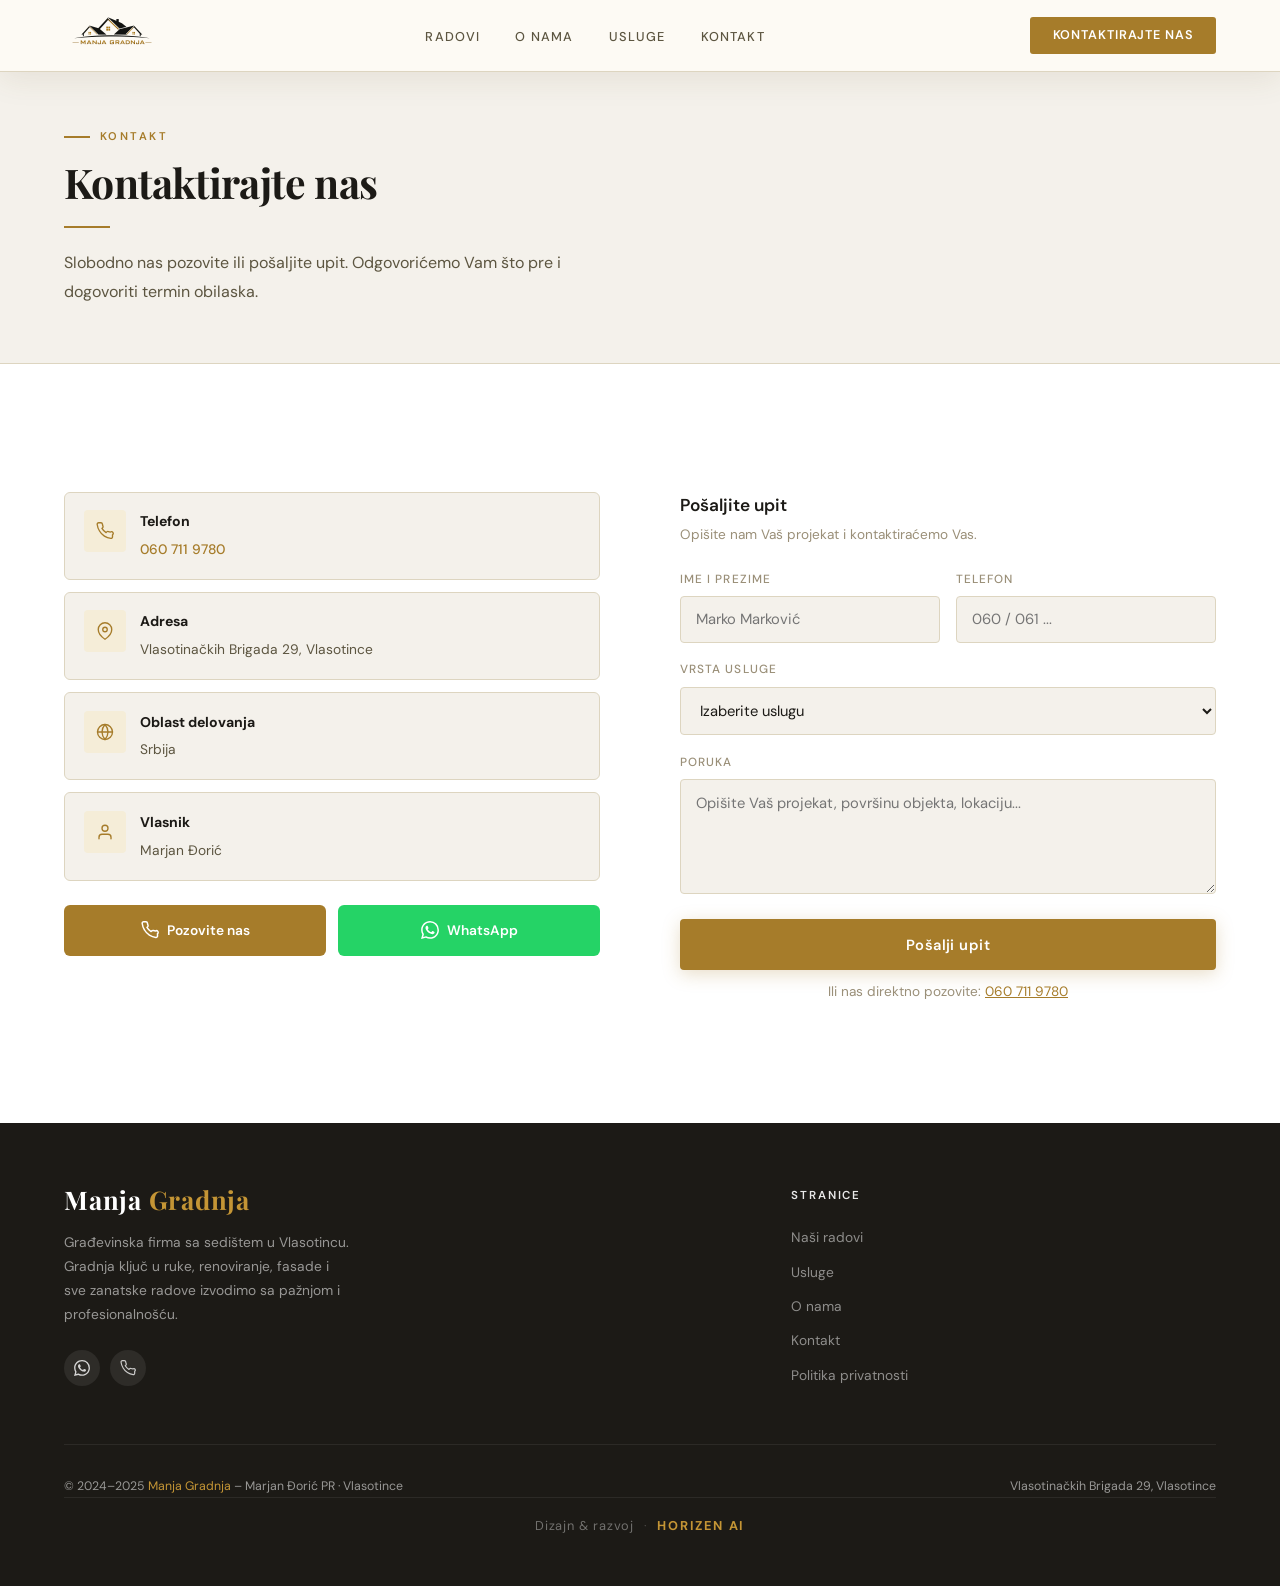
<file: kontakt.html>
<!DOCTYPE html>
<html lang="sr">
<head>
<meta charset="UTF-8">
<link rel="icon" type="image/x-icon" href="favicon.ico">
<link rel="icon" type="image/png" sizes="32x32" href="favicon-32x32.png">
<link rel="icon" type="image/png" sizes="16x16" href="favicon-16x16.png">
<link rel="apple-touch-icon" sizes="180x180" href="apple-touch-icon.png">
<link rel="manifest" href="/site.webmanifest">
<meta name="theme-color" content="#A67C2A">
<meta name="viewport" content="width=device-width, initial-scale=1.0">
<meta name="color-scheme" content="light">
<!-- Google Analytics -->
<script async src="https://www.googletagmanager.com/gtag/js?id=G-K0VNV14S1J"></script>
<script>window.dataLayer=window.dataLayer||[];function gtag(){dataLayer.push(arguments);}gtag("js",new Date());gtag("config","G-K0VNV14S1J");</script>
<title>Kontakt – Manja Gradnja Vlasotince | 060 711 9780</title>
<meta name="description" content="Kontaktirajte firmu Manja Gradnja. Pozovite 060 711 9780 ili pošaljite upit. Besplatna procena, brz odgovor. Vlasotince, Jablanički okrug.">
<script type="application/ld+json">
{
  "@context": "https://schema.org",
  "@type": "HomeAndConstructionBusiness",
  "name": "Manja Gradnja – Marjan Đorić PR",
  "description": "Kompletna gradnja kuće ključ u ruke, renoviranje, fasade, gipsarski radovi i keramika u Vlasotincu i Jablaničkom okrugu.",
  "telephone": "+381607119780",
  "address": {
    "@type": "PostalAddress",
    "streetAddress": "Vlasotinačkih Brigada 29",
    "addressLocality": "Vlasotince",
    "postalCode": "16210",
    "addressCountry": "RS"
  },
  "areaServed": {"@type": "Country", "name": "Serbia"},
  "foundingDate": "2024",
  "priceRange": "$$",
  "openingHours": "Mo-Sa 07:00-19:00"
}
</script>
<link rel="preconnect" href="https://fonts.googleapis.com">
<link rel="preconnect" href="https://fonts.gstatic.com" crossorigin>
<link href="https://fonts.googleapis.com/css2?family=Playfair+Display:ital,wght@0,700;0,900;1,700&family=DM+Sans:opsz,wght@9..40,300;9..40,400;9..40,500;9..40,600&display=swap" rel="stylesheet">
<link rel="stylesheet" href="style.css">
<meta name="robots" content="index, follow">
<meta name="author" content="Manja Gradnja – Marjan Đorić PR">
<link rel="canonical" href="https://manjagradnja.rs/kontakt.html">
<meta property="og:type" content="website">
<meta property="og:locale" content="sr_RS">
<meta property="og:site_name" content="Manja Gradnja">
<meta property="og:title" content="Kontakt – Manja Gradnja | 060 711 9780">
<meta property="og:description" content="Kontaktirajte Manja Gradnja iz Vlasotinca. Dostupni na 060 711 9780 ili WhatsApp. Pošaljite upit za besplatnu procenu Vaše gradnje ili renoviranja.">
<meta property="og:url" content="https://manjagradnja.rs/kontakt.html">
<meta property="og:image" content="https://i.imgur.com/DG1RuGZ.png">
<meta property="og:image:width" content="1536">
<meta property="og:image:height" content="1024">
<meta property="og:image:type" content="image/png">
<meta name="twitter:card" content="summary_large_image">
<meta name="twitter:title" content="Kontakt – Manja Gradnja | 060 711 9780">
<meta name="twitter:description" content="Kontaktirajte Manja Gradnja iz Vlasotinca. Dostupni na 060 711 9780 ili WhatsApp. Pošaljite upit za besplatnu procenu Vaše gradnje ili renoviranja.">
<meta name="twitter:image" content="https://i.imgur.com/DG1RuGZ.png">
<meta name="keywords" content="gradnja kuće Vlasotince, renoviranje Srbija, građevinska firma Vlasotince, gradnja ključ u ruke, fasade, gipsarski radovi, keramičarski radovi, Manja Gradnja">
</head>
<body>

<div class="scroll-progress" id="scrollProgress"></div>

<!-- ═══ NAV ══════════════════════════════════════════════════════ -->
<nav id="mainNav">
  <a class="nav-logo" href="/">
    <img src="logo-transparent.webp" alt="Manja Gradnja logo">
  </a>
  <ul class="nav-links" id="navLinks">
    <li><a href="/radovi">Radovi</a></li>
    <li><a href="/o-nama">O nama</a></li>
    <li><a href="/usluge">Usluge</a></li>
    <li><a href="/kontakt">Kontakt</a></li>
  </ul>
  <a class="nav-cta" href="/kontakt">Kontaktirajte nas</a>
  <button class="burger" id="burger" onclick="toggleMenu()" aria-label="Meni">
    <span></span><span></span><span></span>
  </button>
</nav>

<!-- ═══ PAGE HEADER ═══════════════════════════════════════════════ -->
<div class="page-header">
  <div class="section-inner">
    <div class="section-label">Kontakt</div>
    <h1 class="section-title">Kontaktirajte nas</h1>
    <div class="gold-divider"></div>
    <p class="section-sub">Slobodno nas pozovite ili pošaljite upit. Odgovorićemo Vam što pre i dogovoriti termin obilaska.</p>
  </div>
</div>

<!-- ═══ KONTAKT ═══════════════════════════════════════════════════ -->
<section id="kontakt" style="background: var(--white);">
  <div class="section-inner">
    <div class="kontakt-grid">
      <div class="reveal">
        <div class="kontakt-info">
          <div class="kontakt-item">
            <div class="ki-icon"><svg viewBox="0 0 24 24"><path d="M22 16.92v3a2 2 0 0 1-2.18 2 19.79 19.79 0 0 1-8.63-3.07A19.5 19.5 0 0 1 4.69 12 19.79 19.79 0 0 1 1.61 3.38 2 2 0 0 1 3.59 1h3a2 2 0 0 1 2 1.72c.127.96.361 1.903.7 2.81a2 2 0 0 1-.45 2.11L7.91 8.56a16 16 0 0 0 5.55 5.55l.96-.96a2 2 0 0 1 2.11-.45c.907.339 1.85.573 2.81.7A2 2 0 0 1 22 16.92z"/></svg></div>
            <div class="ki-text"><strong>Telefon</strong><span><a href="tel:+381607119780">060 711 9780</a></span></div>
          </div>
          <div class="kontakt-item">
            <div class="ki-icon"><svg viewBox="0 0 24 24"><path d="M21 10c0 7-9 13-9 13s-9-6-9-13a9 9 0 0 1 18 0z"/><circle cx="12" cy="10" r="3"/></svg></div>
            <div class="ki-text"><strong>Adresa</strong><span>Vlasotinačkih Brigada 29, Vlasotince</span></div>
          </div>
          <div class="kontakt-item">
            <div class="ki-icon"><svg viewBox="0 0 24 24"><circle cx="12" cy="12" r="10"/><line x1="2" y1="12" x2="22" y2="12"/><path d="M12 2a15.3 15.3 0 0 1 4 10 15.3 15.3 0 0 1-4 10 15.3 15.3 0 0 1-4-10 15.3 15.3 0 0 1 4-10z"/></svg></div>
            <div class="ki-text"><strong>Oblast delovanja</strong><span>Srbija</span></div>
          </div>
          <div class="kontakt-item">
            <div class="ki-icon"><svg viewBox="0 0 24 24"><path d="M20 21v-2a4 4 0 0 0-4-4H8a4 4 0 0 0-4 4v2"/><circle cx="12" cy="7" r="4"/></svg></div>
            <div class="ki-text"><strong>Vlasnik</strong><span>Marjan Đorić</span></div>
          </div>
        </div>

        <!-- Direct channels -->
        <div class="kontakt-channels">
          <a class="btn-channel btn-ch-call" href="tel:+381607119780">
            <svg viewBox="0 0 24 24"><path d="M22 16.92v3a2 2 0 0 1-2.18 2 19.79 19.79 0 0 1-8.63-3.07A19.5 19.5 0 0 1 4.69 12 19.79 19.79 0 0 1 1.61 3.38 2 2 0 0 1 3.59 1h3a2 2 0 0 1 2 1.72c.127.96.361 1.903.7 2.81a2 2 0 0 1-.45 2.11L7.91 8.56a16 16 0 0 0 5.55 5.55l.96-.96a2 2 0 0 1 2.11-.45c.907.339 1.85.573 2.81.7A2 2 0 0 1 22 16.92z"/></svg>
            Pozovite nas
          </a>
          <a class="btn-channel btn-ch-wa" href="https://wa.me/381607119780?text=Zdravo%2C%20zanima%20me%20vi%C5%A1e%20informacija%20o%20Va%C5%A1im%20uslugama." target="_blank" rel="noopener">
            <svg viewBox="0 0 24 24"><path d="M17.472 14.382c-.297-.149-1.758-.867-2.03-.967-.273-.099-.471-.148-.67.15-.197.297-.767.966-.94 1.164-.173.199-.347.223-.644.075-.297-.15-1.255-.463-2.39-1.475-.883-.788-1.48-1.761-1.653-2.059-.173-.297-.018-.458.13-.606.134-.133.298-.347.446-.52.149-.174.198-.298.298-.497.099-.198.05-.371-.025-.52-.075-.149-.669-1.612-.916-2.207-.242-.579-.487-.5-.669-.51-.173-.008-.371-.01-.57-.01-.198 0-.52.074-.792.372-.272.297-1.04 1.016-1.04 2.479 0 1.462 1.065 2.875 1.213 3.074.149.198 2.096 3.2 5.077 4.487.709.306 1.262.489 1.694.625.712.227 1.36.195 1.871.118.571-.085 1.758-.719 2.006-1.413.248-.694.248-1.289.173-1.413-.074-.124-.272-.198-.57-.347m-5.421 7.403h-.004a9.87 9.87 0 01-5.031-1.378l-.361-.214-3.741.982.998-3.648-.235-.374a9.86 9.86 0 01-1.51-5.26c.001-5.45 4.436-9.884 9.888-9.884 2.64 0 5.122 1.03 6.988 2.898a9.825 9.825 0 012.893 6.994c-.003 5.45-4.437 9.884-9.885 9.884m8.413-18.297A11.815 11.815 0 0012.05 0C5.495 0 .16 5.335.157 11.892c0 2.096.547 4.142 1.588 5.945L.057 24l6.305-1.654a11.882 11.882 0 005.683 1.448h.005c6.554 0 11.89-5.335 11.893-11.893a11.821 11.821 0 00-3.48-8.413z"/></svg>
            WhatsApp
          </a>
        </div>
      </div>

      <div class="kontakt-form reveal">
        <h3>Pošaljite upit</h3>
        <p>Opišite nam Vaš projekat i kontaktiraćemo Vas.</p>
        <div class="form-row">
          <div class="form-group">
            <label>Ime i prezime</label>
            <input type="text" placeholder="Marko Marković" id="f-ime" name="ime">
          </div>
          <div class="form-group">
            <label>Telefon</label>
            <input type="tel" placeholder="060 / 061 ..." id="f-tel" name="telefon">
          </div>
        </div>
        <div class="form-group">
          <label>Vrsta usluge</label>
          <select id="f-usluga" name="usluga">
            <option value="">Izaberite uslugu</option>
            <option>Gradnja kuće – ključ u ruke</option>
            <option>Novogradnja / zidarski radovi</option>
            <option>Renoviranje kuće / stana</option>
            <option>Renoviranje kupatila</option>
            <option>Fasada</option>
            <option>Gipsarski radovi / suvogradnja</option>
            <option>Izolacija potkrovlja / krova</option>
            <option>Krečenje / malterisanje</option>
            <option>Keramičarski radovi</option>
            <option>Elektroinstalacije</option>
            <option>Metalne konstrukcije</option>
            <option>Ostalo</option>
          </select>
        </div>
        <div class="form-group">
          <label>Poruka</label>
          <textarea placeholder="Opišite Vaš projekat, površinu objekta, lokaciju..." id="f-poruka" name="poruka"></textarea>
        </div>
        <button class="btn-submit" onclick="posaljiUpit()">Pošalji upit</button>
        <p class="form-note">Ili nas direktno pozovite: <a href="tel:+381607119780">060 711 9780</a></p>
        <div class="form-success" id="formSuccess">&#9989; Hvala! Vaš upit je primljen. Kontaktiraćemo Vas što pre.</div>
      </div>
    </div>
  </div>
</section>

<!-- ═══ FOOTER ════════════════════════════════════════════════════ -->
<footer>
  <div class="footer-inner">
    <div class="footer-brand">
      <div class="footer-wordmark">Manja <span>Gradnja</span></div>
      <p>Građevinska firma sa sedištem u Vlasotincu. Gradnja ključ u ruke, renoviranje, fasade i sve zanatske radove izvodimo sa pažnjom i profesionalnošću.</p>
      <div class="footer-social">
        <a class="social-btn wa-btn" href="https://wa.me/381607119780" target="_blank" rel="noopener" aria-label="WhatsApp">
          <svg viewBox="0 0 24 24"><path d="M17.472 14.382c-.297-.149-1.758-.867-2.03-.967-.273-.099-.471-.148-.67.15-.197.297-.767.966-.94 1.164-.173.199-.347.223-.644.075-.297-.15-1.255-.463-2.39-1.475-.883-.788-1.48-1.761-1.653-2.059-.173-.297-.018-.458.13-.606.134-.133.298-.347.446-.52.149-.174.198-.298.298-.497.099-.198.05-.371-.025-.52-.075-.149-.669-1.612-.916-2.207-.242-.579-.487-.5-.669-.51-.173-.008-.371-.01-.57-.01-.198 0-.52.074-.792.372-.272.297-1.04 1.016-1.04 2.479 0 1.462 1.065 2.875 1.213 3.074.149.198 2.096 3.2 5.077 4.487.709.306 1.262.489 1.694.625.712.227 1.36.195 1.871.118.571-.085 1.758-.719 2.006-1.413.248-.694.248-1.289.173-1.413-.074-.124-.272-.198-.57-.347m-5.421 7.403h-.004a9.87 9.87 0 01-5.031-1.378l-.361-.214-3.741.982.998-3.648-.235-.374a9.86 9.86 0 01-1.51-5.26c.001-5.45 4.436-9.884 9.888-9.884 2.64 0 5.122 1.03 6.988 2.898a9.825 9.825 0 012.893 6.994c-.003 5.45-4.437 9.884-9.885 9.884m8.413-18.297A11.815 11.815 0 0012.05 0C5.495 0 .16 5.335.157 11.892c0 2.096.547 4.142 1.588 5.945L.057 24l6.305-1.654a11.882 11.882 0 005.683 1.448h.005c6.554 0 11.89-5.335 11.893-11.893a11.821 11.821 0 00-3.48-8.413z"/></svg>
        </a>
        <a class="social-btn" href="tel:+381607119780" aria-label="Pozovite nas">
          <svg viewBox="0 0 24 24"><path d="M22 16.92v3a2 2 0 0 1-2.18 2 19.79 19.79 0 0 1-8.63-3.07A19.5 19.5 0 0 1 4.69 12 19.79 19.79 0 0 1 1.61 3.38 2 2 0 0 1 3.59 1h3a2 2 0 0 1 2 1.72c.127.96.361 1.903.7 2.81a2 2 0 0 1-.45 2.11L7.91 8.56a16 16 0 0 0 5.55 5.55l.96-.96a2 2 0 0 1 2.11-.45c.907.339 1.85.573 2.81.7A2 2 0 0 1 22 16.92z"/></svg>
        </a>
      </div>
    </div>

    <div class="footer-col">
      <h4>Stranice</h4>
      <ul>
        <li><a href="/radovi">Naši radovi</a></li>
        <li><a href="/usluge">Usluge</a></li>
        <li><a href="/o-nama">O nama</a></li>
        <li><a href="/kontakt">Kontakt</a></li>
        <li><a href="/privatnost">Politika privatnosti</a></li>
      </ul>
    </div>
  </div>

  <div class="footer-bottom">
    <p>© 2024–2025 <span>Manja Gradnja</span> – Marjan Đorić PR · Vlasotince</p>
    <p>Vlasotinačkih Brigada 29, Vlasotince</p>
  </div>
  <div class="footer-agency">
    <span>Dizajn &amp; razvoj</span>
    <span class="fa-dot">·</span>
    <a href="https://horizen.rs" target="_blank" rel="noopener">HORIZEN AI</a>
  </div>
</footer>

<script src="main.js"></script>
</body>
</html>
</file>
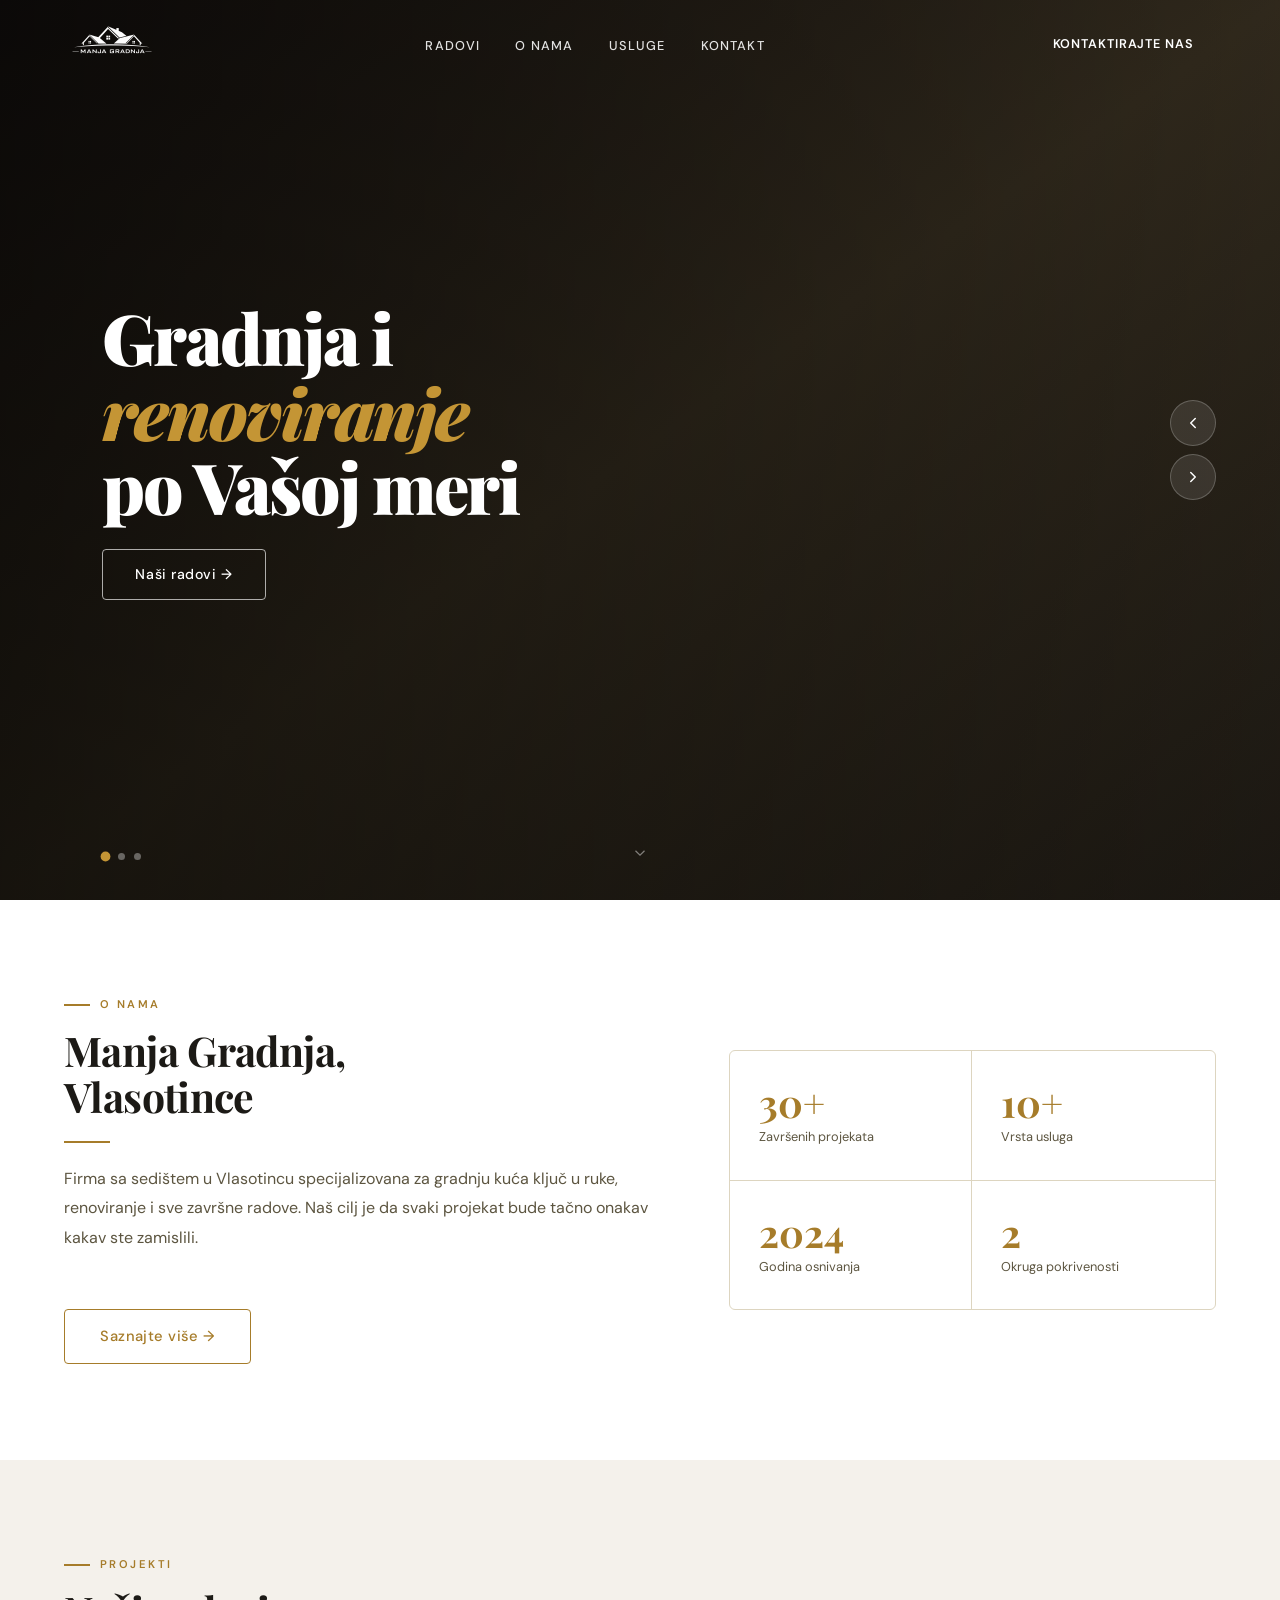
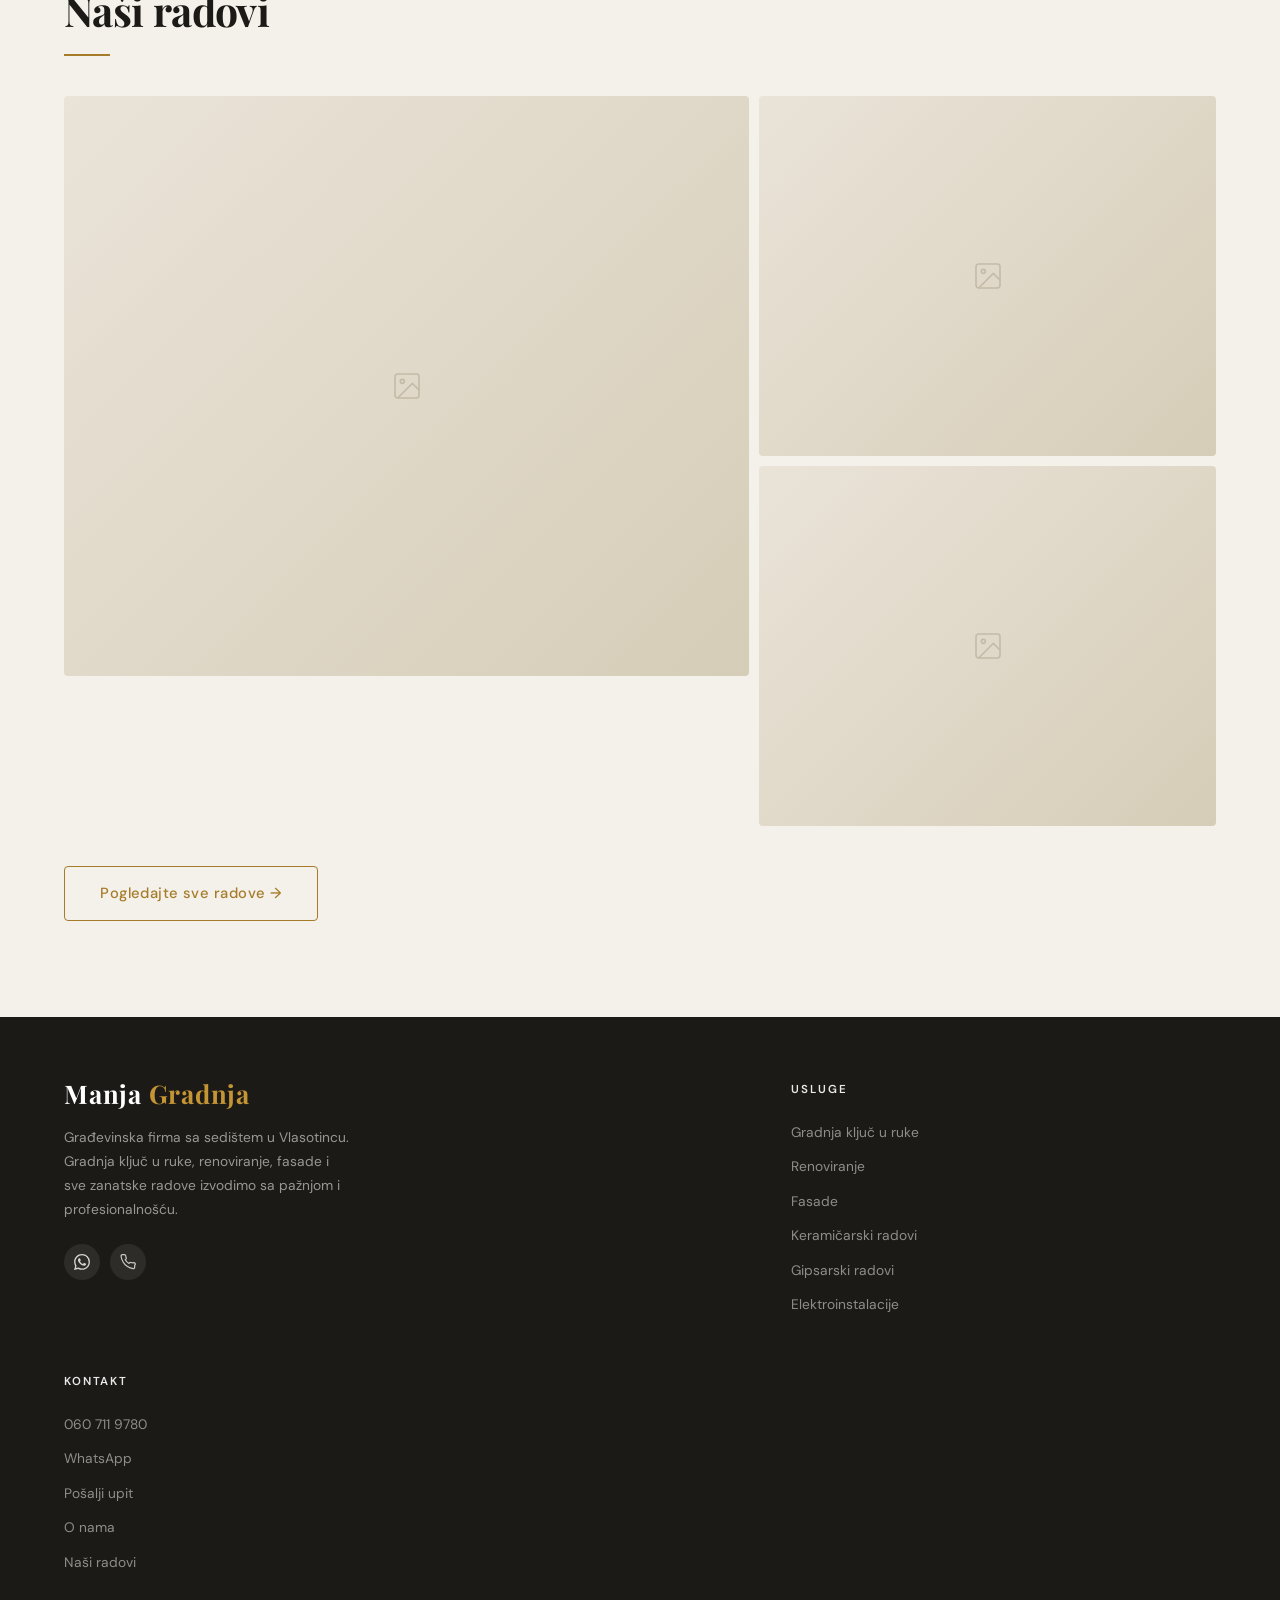
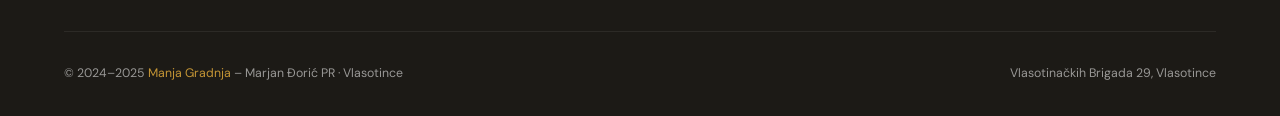
<file: manja-gradnja.html>
<!DOCTYPE html>
<html lang="sr">
<head>
<meta charset="UTF-8">
<meta name="viewport" content="width=device-width, initial-scale=1.0">
<title>Manja Gradnja – Gradnja i Renoviranje | Vlasotince</title>
<meta name="description" content="Manja Gradnja – Kompletna gradnja kuće ključ u ruke, renoviranje, fasade, gipsarski radovi, keramika. Vlasotince, Jablanički okrug. Pozovite: 060 711 9780.">
<meta property="og:title" content="Manja Gradnja – Gradnja i Renoviranje | Vlasotince">
<meta property="og:description" content="Kompletna gradnja kuće ključ u ruke, renoviranje, fasade i zanatski radovi u Jablaničkom okrugu. Pozovite: 060 711 9780.">
<meta property="og:type" content="website">
<meta property="og:locale" content="sr_RS">
<script type="application/ld+json">
{
  "@context": "https://schema.org",
  "@type": "HomeAndConstructionBusiness",
  "name": "Manja Gradnja – Marjan Đorić PR",
  "description": "Kompletna gradnja kuće ključ u ruke, renoviranje, fasade, gipsarski radovi i keramika u Vlasotincu i Jablaničkom okrugu.",
  "telephone": "+381607119780",
  "address": {
    "@type": "PostalAddress",
    "streetAddress": "Vlasotinačkih Brigada 29",
    "addressLocality": "Vlasotince",
    "postalCode": "16210",
    "addressCountry": "RS"
  },
  "areaServed": [
    {"@type": "AdministrativeArea", "name": "Jablanički okrug"},
    {"@type": "AdministrativeArea", "name": "Južnobački okrug"}
  ],
  "foundingDate": "2024",
  "priceRange": "$$",
  "openingHours": "Mo-Sa 07:00-19:00"
}
</script>
<link rel="preconnect" href="https://fonts.googleapis.com">
<link rel="preconnect" href="https://fonts.gstatic.com" crossorigin>
<link href="https://fonts.googleapis.com/css2?family=Playfair+Display:ital,wght@0,700;0,900;1,700&family=DM+Sans:opsz,wght@9..40,300;9..40,400;9..40,500;9..40,600&display=swap" rel="stylesheet">
<link rel="stylesheet" href="style.css">
</head>
<body>


<!-- scroll progress -->
<div class="scroll-progress" id="scrollProgress"></div>

<!-- ═══ NAV ══════════════════════════════════════════════════════ -->
<nav id="mainNav">
  <a class="nav-logo" href="manja-gradnja.html">
    <img src="ChatGPT%20Image%20Jun%203%2C%202026%20at%2005_44_00%20PM.png" alt="Manja Gradnja logo">
  </a>
  <ul class="nav-links" id="navLinks">
    <li><a href="radovi.html">Radovi</a></li>
    <li><a href="o-nama.html">O nama</a></li>
    <li><a href="usluge.html">Usluge</a></li>
    <li><a href="kontakt.html">Kontakt</a></li>
  </ul>
  <a class="nav-cta" href="kontakt.html">Kontaktirajte nas</a>
  <button class="burger" id="burger" onclick="toggleMenu()" aria-label="Meni">
    <span></span><span></span><span></span>
  </button>
</nav>

<!-- ═══ HERO SLIDER ═════════════════════════════════════════════ -->
<div class="hero-slider" id="heroSlider">
  <!-- Slides (zameni .slide-bg-N sa background-image:url(...) kad stigne slika) -->
  <div class="hero-slide active">
    <div class="slide-bg slide-bg-1"></div>
    <div class="slide-overlay"></div>
  </div>
  <div class="hero-slide">
    <div class="slide-bg slide-bg-2"></div>
    <div class="slide-overlay"></div>
  </div>
  <div class="hero-slide">
    <div class="slide-bg slide-bg-3"></div>
    <div class="slide-overlay"></div>
  </div>

  <!-- Hero sadrzaj -->
  <div class="hero-content">
    <h1 class="hero-h1">Gradnja i<br><em>renoviranje</em><br>po Vašoj meri</h1>
    <a class="hero-cta" href="radovi.html">Naši radovi &rarr;</a>
  </div>

  <!-- Dots -->
  <div class="slide-controls">
    <div class="slide-dots">
      <button class="slide-dot active" onclick="goToSlide(0)" aria-label="Slajd 1"></button>
      <button class="slide-dot" onclick="goToSlide(1)" aria-label="Slajd 2"></button>
      <button class="slide-dot" onclick="goToSlide(2)" aria-label="Slajd 3"></button>
    </div>
  </div>

  <!-- Arrows -->
  <div class="slide-arrows">
    <button class="slide-arrow" onclick="prevSlide()" aria-label="Prethodni">
      <svg viewBox="0 0 24 24"><polyline points="15 18 9 12 15 6"/></svg>
    </button>
    <button class="slide-arrow" onclick="nextSlide()" aria-label="Sledeci">
      <svg viewBox="0 0 24 24"><polyline points="9 6 15 12 9 18"/></svg>
    </button>
  </div>

  <!-- Scroll cue -->
  <div class="hero-scroll">
    <svg viewBox="0 0 24 24"><polyline points="6 9 12 15 18 9"/></svg>
  </div>
</div>

<!-- ═══ O NAMA (teaser) ══════════════════════════════════════════ -->
<section class="about-teaser">
  <div class="at-grid">
    <div class="at-text reveal">
      <div class="section-label">O nama</div>
      <h2 class="section-title">Manja Gradnja,<br>Vlasotince</h2>
      <div class="gold-divider"></div>
      <p>Firma sa sedištem u Vlasotincu specijalizovana za gradnju kuća ključ u ruke, renoviranje i sve završne radove. Naš cilj je da svaki projekat bude tačno onakav kakav ste zamislili.</p>
      <a class="btn-outline" href="o-nama.html" style="margin-top:1.75rem; display:inline-flex;">Saznajte više &rarr;</a>
    </div>
    <div class="at-stats reveal-right">
      <div class="at-stat-item">
        <div class="at-num">30+</div>
        <div class="at-label">Završenih projekata</div>
      </div>
      <div class="at-stat-item">
        <div class="at-num">10+</div>
        <div class="at-label">Vrsta usluga</div>
      </div>
      <div class="at-stat-item">
        <div class="at-num">2024</div>
        <div class="at-label">Godina osnivanja</div>
      </div>
      <div class="at-stat-item">
        <div class="at-num">2</div>
        <div class="at-label">Okruga pokrivenosti</div>
      </div>
    </div>
  </div>
</section>

<!-- ═══ PROJEKTI (preview) ═══════════════════════════════════════ -->
<section class="home-projects">
  <div class="hp-header reveal">
    <div class="section-label">Projekti</div>
    <h2 class="section-title">Naši radovi</h2>
    <div class="gold-divider"></div>
  </div>
  <div class="hp-grid">
    <div class="hp-item reveal">
      <div class="img-ph"><svg viewBox="0 0 24 24"><rect x="3" y="3" width="18" height="18" rx="2"/><circle cx="8.5" cy="8.5" r="1.5"/><polyline points="21 15 16 10 5 21"/></svg></div>
      <div class="hp-overlay">
        <span class="hp-cat">Renoviranje</span>
        <div class="hp-title">Renoviran stan</div>
      </div>
    </div>
    <div class="hp-item reveal">
      <div class="img-ph"><svg viewBox="0 0 24 24"><rect x="3" y="3" width="18" height="18" rx="2"/><circle cx="8.5" cy="8.5" r="1.5"/><polyline points="21 15 16 10 5 21"/></svg></div>
      <div class="hp-overlay">
        <span class="hp-cat">Keramika</span>
        <div class="hp-title">Kupatilo – keramičarski radovi</div>
      </div>
    </div>
    <div class="hp-item reveal">
      <div class="img-ph"><svg viewBox="0 0 24 24"><rect x="3" y="3" width="18" height="18" rx="2"/><circle cx="8.5" cy="8.5" r="1.5"/><polyline points="21 15 16 10 5 21"/></svg></div>
      <div class="hp-overlay">
        <span class="hp-cat">Novogradnja</span>
        <div class="hp-title">Gradnja kuće ključ u ruke</div>
      </div>
    </div>
  </div>
  <div class="hp-cta reveal">
    <a class="btn-outline" href="radovi.html">Pogledajte sve radove &rarr;</a>
  </div>
</section>

<!-- ═══ FOOTER ════════════════════════════════════════════════════ -->
<footer>
  <div class="footer-inner">
    <div class="footer-brand">
      <div class="footer-wordmark">Manja <span>Gradnja</span></div>
      <p>Građevinska firma sa sedištem u Vlasotincu. Gradnja ključ u ruke, renoviranje, fasade i sve zanatske radove izvodimo sa pažnjom i profesionalnošću.</p>
      <div class="footer-social">
        <a class="social-btn wa-btn" href="https://wa.me/381607119780" target="_blank" rel="noopener" aria-label="WhatsApp">
          <svg viewBox="0 0 24 24"><path d="M17.472 14.382c-.297-.149-1.758-.867-2.03-.967-.273-.099-.471-.148-.67.15-.197.297-.767.966-.94 1.164-.173.199-.347.223-.644.075-.297-.15-1.255-.463-2.39-1.475-.883-.788-1.48-1.761-1.653-2.059-.173-.297-.018-.458.13-.606.134-.133.298-.347.446-.52.149-.174.198-.298.298-.497.099-.198.05-.371-.025-.52-.075-.149-.669-1.612-.916-2.207-.242-.579-.487-.5-.669-.51-.173-.008-.371-.01-.57-.01-.198 0-.52.074-.792.372-.272.297-1.04 1.016-1.04 2.479 0 1.462 1.065 2.875 1.213 3.074.149.198 2.096 3.2 5.077 4.487.709.306 1.262.489 1.694.625.712.227 1.36.195 1.871.118.571-.085 1.758-.719 2.006-1.413.248-.694.248-1.289.173-1.413-.074-.124-.272-.198-.57-.347m-5.421 7.403h-.004a9.87 9.87 0 01-5.031-1.378l-.361-.214-3.741.982.998-3.648-.235-.374a9.86 9.86 0 01-1.51-5.26c.001-5.45 4.436-9.884 9.888-9.884 2.64 0 5.122 1.03 6.988 2.898a9.825 9.825 0 012.893 6.994c-.003 5.45-4.437 9.884-9.885 9.884m8.413-18.297A11.815 11.815 0 0012.05 0C5.495 0 .16 5.335.157 11.892c0 2.096.547 4.142 1.588 5.945L.057 24l6.305-1.654a11.882 11.882 0 005.683 1.448h.005c6.554 0 11.89-5.335 11.893-11.893a11.821 11.821 0 00-3.48-8.413z"/></svg>
        </a>
        <a class="social-btn" href="tel:+381607119780" aria-label="Pozovite nas">
          <svg viewBox="0 0 24 24"><path d="M22 16.92v3a2 2 0 0 1-2.18 2 19.79 19.79 0 0 1-8.63-3.07A19.5 19.5 0 0 1 4.69 12 19.79 19.79 0 0 1 1.61 3.38 2 2 0 0 1 3.59 1h3a2 2 0 0 1 2 1.72c.127.96.361 1.903.7 2.81a2 2 0 0 1-.45 2.11L7.91 8.56a16 16 0 0 0 5.55 5.55l.96-.96a2 2 0 0 1 2.11-.45c.907.339 1.85.573 2.81.7A2 2 0 0 1 22 16.92z"/></svg>
        </a>
      </div>
    </div>

    <div class="footer-col">
      <h4>Usluge</h4>
      <ul>
        <li><a href="#usluge">Gradnja ključ u ruke</a></li>
        <li><a href="#usluge">Renoviranje</a></li>
        <li><a href="#usluge">Fasade</a></li>
        <li><a href="#usluge">Keramičarski radovi</a></li>
        <li><a href="#usluge">Gipsarski radovi</a></li>
        <li><a href="#usluge">Elektroinstalacije</a></li>
      </ul>
    </div>

    <div class="footer-col">
      <h4>Kontakt</h4>
      <ul>
        <li><a href="tel:+381607119780">060 711 9780</a></li>
        <li><a href="https://wa.me/381607119780" target="_blank" rel="noopener">WhatsApp</a></li>
        <li><a href="#kontakt">Pošalji upit</a></li>
        <li><a href="#o-nama">O nama</a></li>
        <li><a href="radovi.html">Naši radovi</a></li>
      </ul>
    </div>
  </div>

  <div class="footer-bottom">
    <p>© 2024–2025 <span>Manja Gradnja</span> – Marjan Đorić PR · Vlasotince</p>
    <p>Vlasotinačkih Brigada 29, Vlasotince</p>
  </div>
</footer>

<script src="main.js"></script>
</body>
</html>
</file>
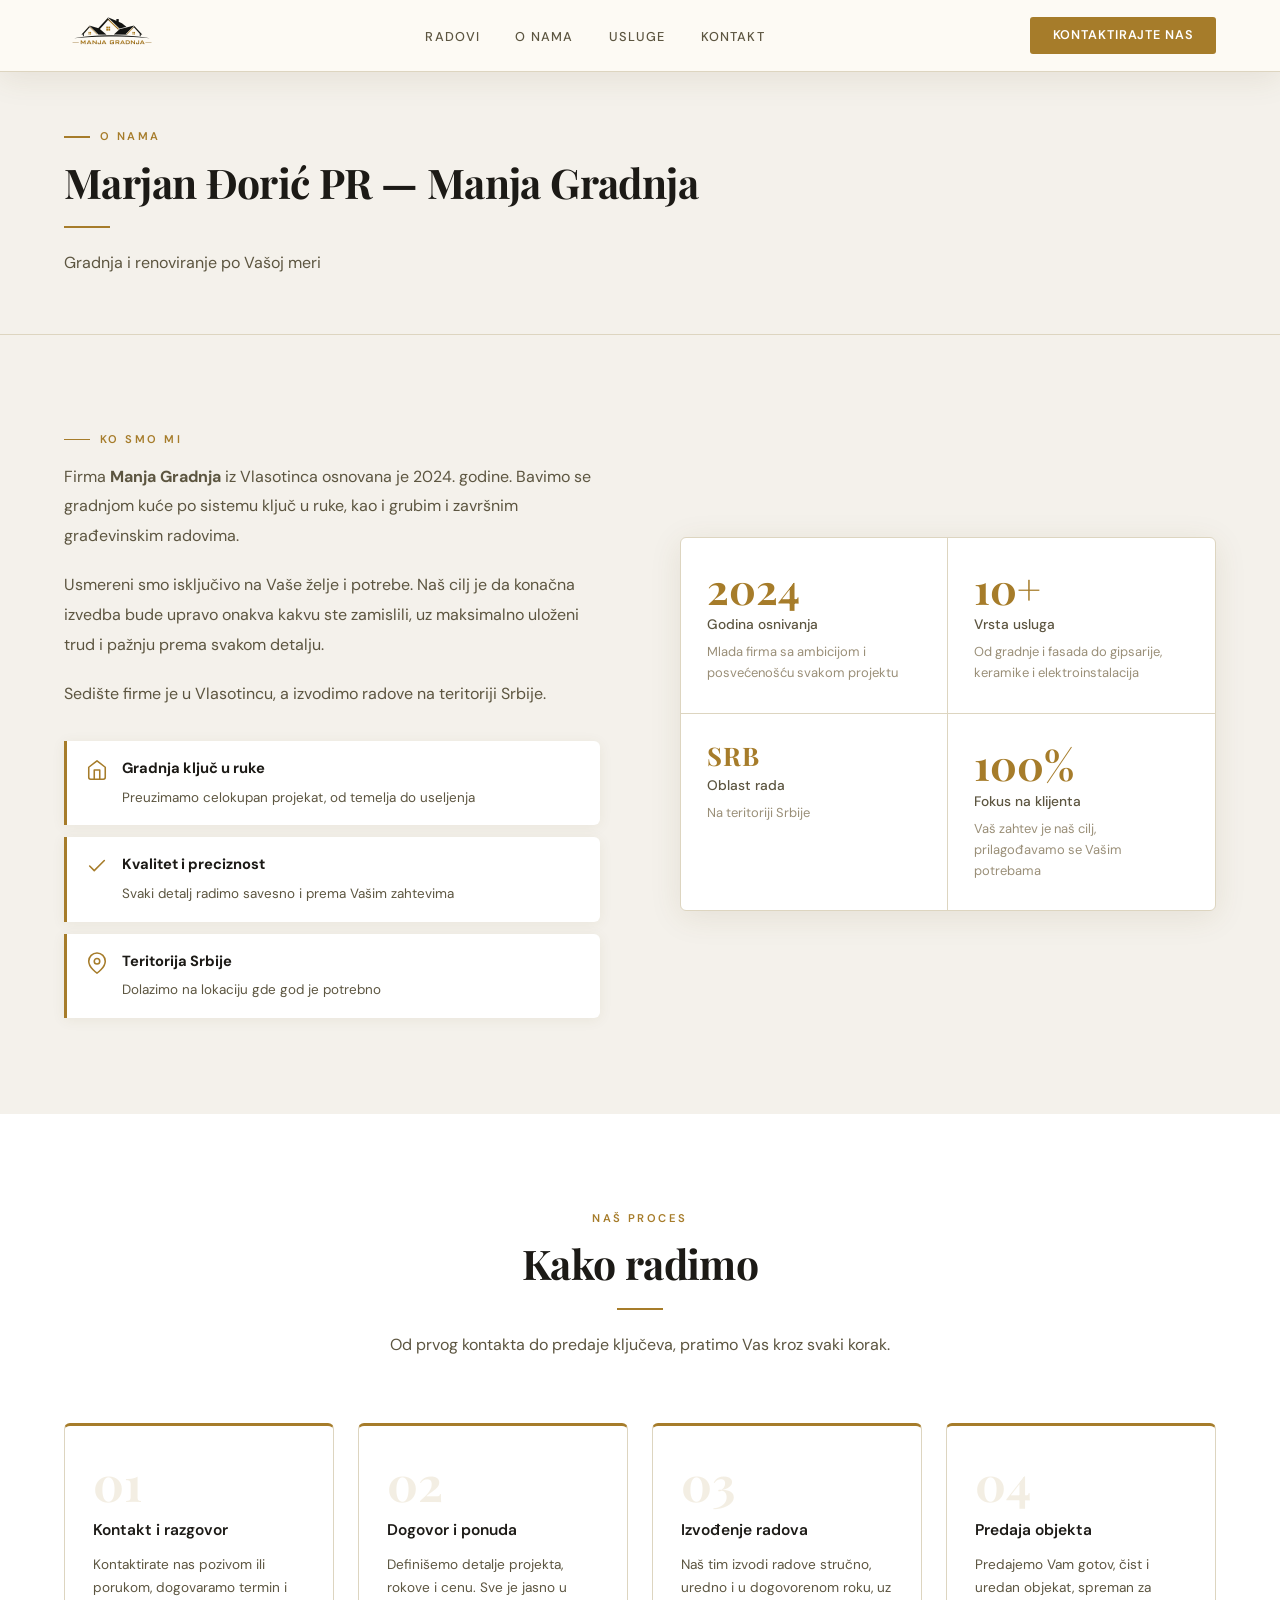
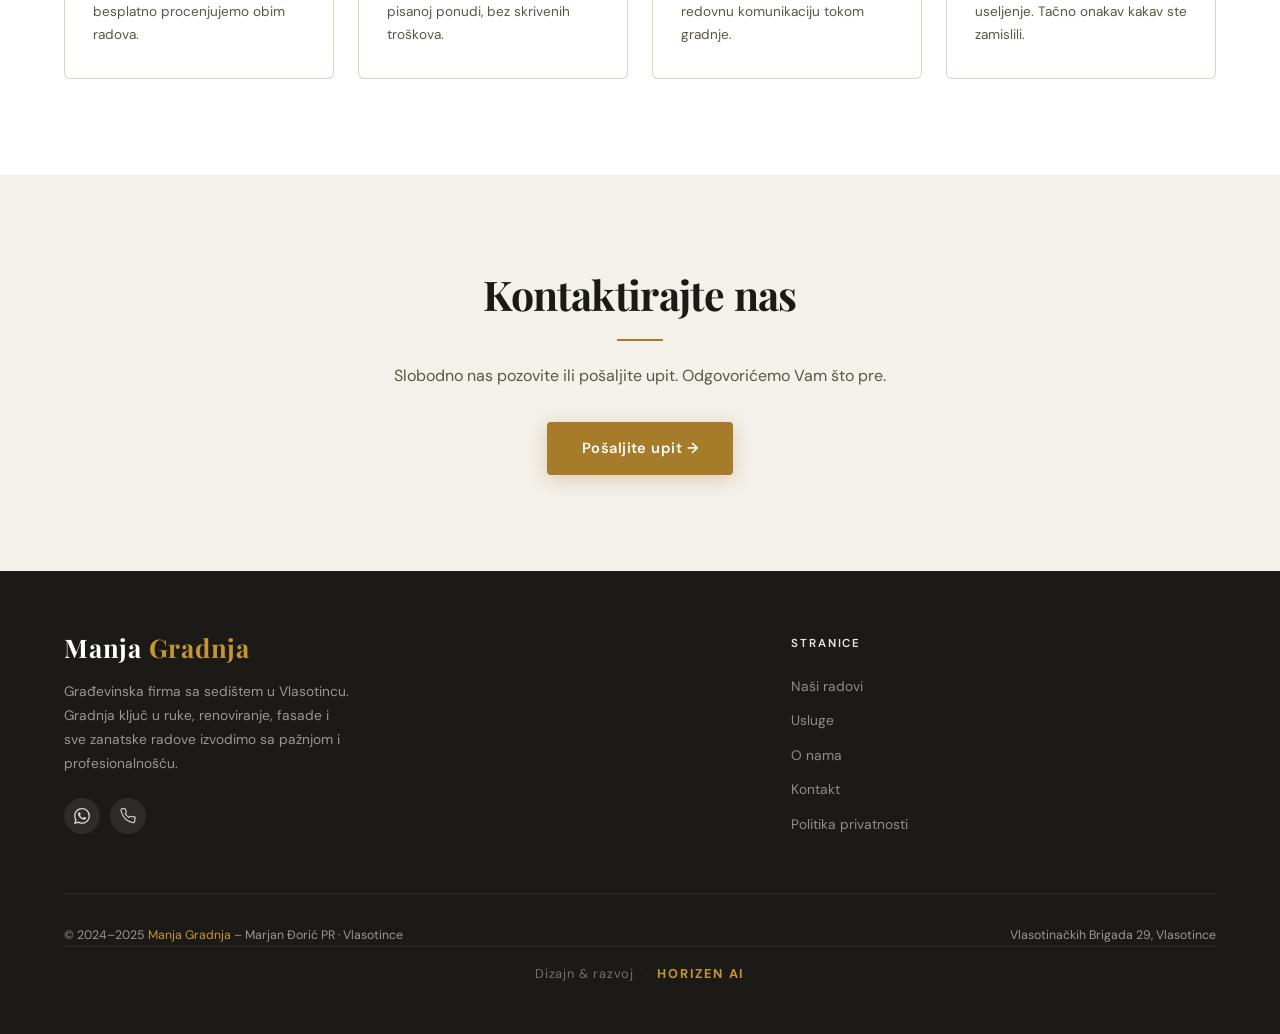
<file: o-nama.html>
<!DOCTYPE html>
<html lang="sr">
<head>
<meta charset="UTF-8">
<link rel="icon" type="image/x-icon" href="favicon.ico">
<link rel="icon" type="image/png" sizes="32x32" href="favicon-32x32.png">
<link rel="icon" type="image/png" sizes="16x16" href="favicon-16x16.png">
<link rel="apple-touch-icon" sizes="180x180" href="apple-touch-icon.png">
<link rel="manifest" href="/site.webmanifest">
<meta name="theme-color" content="#A67C2A">
<meta name="viewport" content="width=device-width, initial-scale=1.0">
<meta name="color-scheme" content="light">
<!-- Google Analytics -->
<script async src="https://www.googletagmanager.com/gtag/js?id=G-K0VNV14S1J"></script>
<script>window.dataLayer=window.dataLayer||[];function gtag(){dataLayer.push(arguments);}gtag("js",new Date());gtag("config","G-K0VNV14S1J");</script>
<title>O Nama – Građevinska Firma Manja Gradnja | Vlasotince, Srbija</title>
<meta name="description" content="Upoznajte firmu Manja Gradnja – Marjan Đorić PR iz Vlasotinca. Specijalizovani za gradnju ključ u ruke i renoviranje stambenih objekata širom Srbije od 2024.">
<script type="application/ld+json">
{
  "@context": "https://schema.org",
  "@type": "HomeAndConstructionBusiness",
  "name": "Manja Gradnja – Marjan Đorić PR",
  "description": "Kompletna gradnja kuće ključ u ruke, renoviranje, fasade, gipsarski radovi i keramika u Vlasotincu i Jablaničkom okrugu.",
  "telephone": "+381607119780",
  "address": {
    "@type": "PostalAddress",
    "streetAddress": "Vlasotinačkih Brigada 29",
    "addressLocality": "Vlasotince",
    "postalCode": "16210",
    "addressCountry": "RS"
  },
  "areaServed": {"@type": "Country", "name": "Serbia"},
  "foundingDate": "2024",
  "priceRange": "$$",
  "openingHours": "Mo-Sa 07:00-19:00"
}
</script>
<link rel="preconnect" href="https://fonts.googleapis.com">
<link rel="preconnect" href="https://fonts.gstatic.com" crossorigin>
<link href="https://fonts.googleapis.com/css2?family=Playfair+Display:ital,wght@0,700;0,900;1,700&family=DM+Sans:opsz,wght@9..40,300;9..40,400;9..40,500;9..40,600&display=swap" rel="stylesheet">
<link rel="stylesheet" href="style.css">
<meta name="robots" content="index, follow">
<meta name="author" content="Manja Gradnja – Marjan Đorić PR">
<link rel="canonical" href="https://manjagradnja.rs/o-nama.html">
<meta property="og:type" content="website">
<meta property="og:locale" content="sr_RS">
<meta property="og:site_name" content="Manja Gradnja">
<meta property="og:title" content="O Nama – Građevinska Firma Manja Gradnja | Vlasotince">
<meta property="og:description" content="Upoznajte firmu Manja Gradnja – Marjan Đorić PR iz Vlasotinca. Specijalizovani za gradnju ključ u ruke i renoviranje stambenih objekata širom Srbije od 2024.">
<meta property="og:url" content="https://manjagradnja.rs/o-nama.html">
<meta property="og:image" content="https://i.imgur.com/DG1RuGZ.png">
<meta property="og:image:width" content="1536">
<meta property="og:image:height" content="1024">
<meta property="og:image:type" content="image/png">
<meta name="twitter:card" content="summary_large_image">
<meta name="twitter:title" content="O Nama – Građevinska Firma Manja Gradnja | Vlasotince">
<meta name="twitter:description" content="Upoznajte firmu Manja Gradnja – Marjan Đorić PR iz Vlasotinca. Specijalizovani za gradnju ključ u ruke i renoviranje stambenih objekata širom Srbije od 2024.">
<meta name="twitter:image" content="https://i.imgur.com/DG1RuGZ.png">
<meta name="keywords" content="gradnja kuće Vlasotince, renoviranje Srbija, građevinska firma Vlasotince, gradnja ključ u ruke, fasade, gipsarski radovi, keramičarski radovi, Manja Gradnja">
</head>
<body>

<div class="scroll-progress" id="scrollProgress"></div>

<!-- ═══ NAV ══════════════════════════════════════════════════════ -->
<nav id="mainNav">
  <a class="nav-logo" href="/">
    <img src="logo-transparent.webp" alt="Manja Gradnja logo">
  </a>
  <ul class="nav-links" id="navLinks">
    <li><a href="/radovi">Radovi</a></li>
    <li><a href="/o-nama">O nama</a></li>
    <li><a href="/usluge">Usluge</a></li>
    <li><a href="/kontakt">Kontakt</a></li>
  </ul>
  <a class="nav-cta" href="/kontakt">Kontaktirajte nas</a>
  <button class="burger" id="burger" onclick="toggleMenu()" aria-label="Meni">
    <span></span><span></span><span></span>
  </button>
</nav>

<!-- ═══ PAGE HEADER ═══════════════════════════════════════════════ -->
<div class="page-header">
  <div class="section-inner">
    <div class="section-label">O nama</div>
    <h1 class="section-title">Marjan Đorić PR — Manja Gradnja</h1>
    <div class="gold-divider"></div>
    <p class="section-sub">Gradnja i renoviranje po Vašoj meri</p>
  </div>
</div>

<!-- ═══ O NAMA ════════════════════════════════════════════════════ -->
<section id="o-nama" style="background: var(--stone);">
  <div class="section-inner">
    <div class="about-grid">
      <div class="about-text reveal reveal-left">
        <div class="section-label">Ko smo mi</div>
        <p>Firma <strong>Manja Gradnja</strong> iz Vlasotinca osnovana je 2024. godine. Bavimo se gradnjom kuće po sistemu ključ u ruke, kao i grubim i završnim građevinskim radovima.</p>
        <p>Usmereni smo isključivo na Vaše želje i potrebe. Naš cilj je da konačna izvedba bude upravo onakva kakvu ste zamislili, uz maksimalno uloženi trud i pažnju prema svakom detalju.</p>
        <p>Sedište firme je u Vlasotincu, a izvodimo radove na teritoriji Srbije.</p>
        <div class="about-features">
          <div class="about-feature">
            <div class="about-feature-icon">
              <svg viewBox="0 0 24 24"><path d="M3 9l9-7 9 7v11a2 2 0 0 1-2 2H5a2 2 0 0 1-2-2z"/><polyline points="9 22 9 12 15 12 15 22"/></svg>
            </div>
            <div class="about-feature-text">
              <strong>Gradnja ključ u ruke</strong>
              <span>Preuzimamo celokupan projekat, od temelja do useljenja</span>
            </div>
          </div>
          <div class="about-feature">
            <div class="about-feature-icon">
              <svg viewBox="0 0 24 24"><polyline points="20 6 9 17 4 12"/></svg>
            </div>
            <div class="about-feature-text">
              <strong>Kvalitet i preciznost</strong>
              <span>Svaki detalj radimo savesno i prema Vašim zahtevima</span>
            </div>
          </div>
          <div class="about-feature">
            <div class="about-feature-icon">
              <svg viewBox="0 0 24 24"><path d="M21 10c0 7-9 13-9 13s-9-6-9-13a9 9 0 0 1 18 0z"/><circle cx="12" cy="10" r="3"/></svg>
            </div>
            <div class="about-feature-text">
              <strong>Teritorija Srbije</strong>
              <span>Dolazimo na lokaciju gde god je potrebno</span>
            </div>
          </div>
        </div>
      </div>

      <div class="about-panel reveal reveal-right">
        <div class="about-panel-item">
          <div class="about-panel-num">2024</div>
          <div class="about-panel-label">Godina osnivanja</div>
          <div class="about-panel-desc">Mlada firma sa ambicijom i posvećenošću svakom projektu</div>
        </div>
        <div class="about-panel-item">
          <div class="about-panel-num">10+</div>
          <div class="about-panel-label">Vrsta usluga</div>
          <div class="about-panel-desc">Od gradnje i fasada do gipsarije, keramike i elektroinstalacija</div>
        </div>
        <div class="about-panel-item">
          <div class="about-panel-num" style="font-size:1.6rem;letter-spacing:.04em">SRB</div>
          <div class="about-panel-label">Oblast rada</div>
          <div class="about-panel-desc">Na teritoriji Srbije</div>
        </div>
        <div class="about-panel-item">
          <div class="about-panel-num">100%</div>
          <div class="about-panel-label">Fokus na klijenta</div>
          <div class="about-panel-desc">Vaš zahtev je naš cilj, prilagođavamo se Vašim potrebama</div>
        </div>
      </div>
    </div>
  </div>
</section>

<!-- ═══ KAKO RADIMO ══════════════════════════════════════════════ -->
<section id="kako-radimo" style="background: var(--white);">
  <div class="section-inner">
    <div class="process-header reveal">
      <div class="section-label">Naš proces</div>
      <h2 class="section-title">Kako radimo</h2>
      <div class="gold-divider" style="margin:1.3rem auto;"></div>
      <p class="section-sub">Od prvog kontakta do predaje ključeva, pratimo Vas kroz svaki korak.</p>
    </div>

    <div class="process-steps reveal">
      <div class="process-step">
        <div class="step-num">01</div>
        <h3>Kontakt i razgovor</h3>
        <p>Kontaktirate nas pozivom ili porukom, dogovaramo termin i besplatno procenjujemo obim radova.</p>
      </div>
      <div class="process-step">
        <div class="step-num">02</div>
        <h3>Dogovor i ponuda</h3>
        <p>Definišemo detalje projekta, rokove i cenu. Sve je jasno u pisanoj ponudi, bez skrivenih troškova.</p>
      </div>
      <div class="process-step">
        <div class="step-num">03</div>
        <h3>Izvođenje radova</h3>
        <p>Naš tim izvodi radove stručno, uredno i u dogovorenom roku, uz redovnu komunikaciju tokom gradnje.</p>
      </div>
      <div class="process-step">
        <div class="step-num">04</div>
        <h3>Predaja objekta</h3>
        <p>Predajemo Vam gotov, čist i uredan objekat, spreman za useljenje. Tačno onakav kakav ste zamislili.</p>
      </div>
    </div>
  </div>
</section>

<!-- ═══ KONTAKT CTA ═══════════════════════════════════════════════ -->
<section style="background: var(--stone); text-align: center;">
  <div class="section-inner">
    <div class="reveal">
      <h2 class="section-title">Kontaktirajte nas</h2>
      <div class="gold-divider" style="margin: 1.3rem auto;"></div>
      <p class="section-sub" style="margin: 0 auto 2rem;">Slobodno nas pozovite ili pošaljite upit. Odgovorićemo Vam što pre.</p>
      <a class="btn-primary" href="/kontakt">Pošaljite upit &rarr;</a>
    </div>
  </div>
</section>

<!-- ═══ FOOTER ════════════════════════════════════════════════════ -->
<footer>
  <div class="footer-inner">
    <div class="footer-brand">
      <div class="footer-wordmark">Manja <span>Gradnja</span></div>
      <p>Građevinska firma sa sedištem u Vlasotincu. Gradnja ključ u ruke, renoviranje, fasade i sve zanatske radove izvodimo sa pažnjom i profesionalnošću.</p>
      <div class="footer-social">
        <a class="social-btn wa-btn" href="https://wa.me/381607119780" target="_blank" rel="noopener" aria-label="WhatsApp">
          <svg viewBox="0 0 24 24"><path d="M17.472 14.382c-.297-.149-1.758-.867-2.03-.967-.273-.099-.471-.148-.67.15-.197.297-.767.966-.94 1.164-.173.199-.347.223-.644.075-.297-.15-1.255-.463-2.39-1.475-.883-.788-1.48-1.761-1.653-2.059-.173-.297-.018-.458.13-.606.134-.133.298-.347.446-.52.149-.174.198-.298.298-.497.099-.198.05-.371-.025-.52-.075-.149-.669-1.612-.916-2.207-.242-.579-.487-.5-.669-.51-.173-.008-.371-.01-.57-.01-.198 0-.52.074-.792.372-.272.297-1.04 1.016-1.04 2.479 0 1.462 1.065 2.875 1.213 3.074.149.198 2.096 3.2 5.077 4.487.709.306 1.262.489 1.694.625.712.227 1.36.195 1.871.118.571-.085 1.758-.719 2.006-1.413.248-.694.248-1.289.173-1.413-.074-.124-.272-.198-.57-.347m-5.421 7.403h-.004a9.87 9.87 0 01-5.031-1.378l-.361-.214-3.741.982.998-3.648-.235-.374a9.86 9.86 0 01-1.51-5.26c.001-5.45 4.436-9.884 9.888-9.884 2.64 0 5.122 1.03 6.988 2.898a9.825 9.825 0 012.893 6.994c-.003 5.45-4.437 9.884-9.885 9.884m8.413-18.297A11.815 11.815 0 0012.05 0C5.495 0 .16 5.335.157 11.892c0 2.096.547 4.142 1.588 5.945L.057 24l6.305-1.654a11.882 11.882 0 005.683 1.448h.005c6.554 0 11.89-5.335 11.893-11.893a11.821 11.821 0 00-3.48-8.413z"/></svg>
        </a>
        <a class="social-btn" href="tel:+381607119780" aria-label="Pozovite nas">
          <svg viewBox="0 0 24 24"><path d="M22 16.92v3a2 2 0 0 1-2.18 2 19.79 19.79 0 0 1-8.63-3.07A19.5 19.5 0 0 1 4.69 12 19.79 19.79 0 0 1 1.61 3.38 2 2 0 0 1 3.59 1h3a2 2 0 0 1 2 1.72c.127.96.361 1.903.7 2.81a2 2 0 0 1-.45 2.11L7.91 8.56a16 16 0 0 0 5.55 5.55l.96-.96a2 2 0 0 1 2.11-.45c.907.339 1.85.573 2.81.7A2 2 0 0 1 22 16.92z"/></svg>
        </a>
      </div>
    </div>

    <div class="footer-col">
      <h4>Stranice</h4>
      <ul>
        <li><a href="/radovi">Naši radovi</a></li>
        <li><a href="/usluge">Usluge</a></li>
        <li><a href="/o-nama">O nama</a></li>
        <li><a href="/kontakt">Kontakt</a></li>
        <li><a href="/privatnost">Politika privatnosti</a></li>
      </ul>
    </div>
  </div>

  <div class="footer-bottom">
    <p>© 2024–2025 <span>Manja Gradnja</span> – Marjan Đorić PR · Vlasotince</p>
    <p>Vlasotinačkih Brigada 29, Vlasotince</p>
  </div>
  <div class="footer-agency">
    <span>Dizajn &amp; razvoj</span>
    <span class="fa-dot">·</span>
    <a href="https://horizen.rs" target="_blank" rel="noopener">HORIZEN AI</a>
  </div>
</footer>

<script src="main.js"></script>
</body>
</html>
</file>
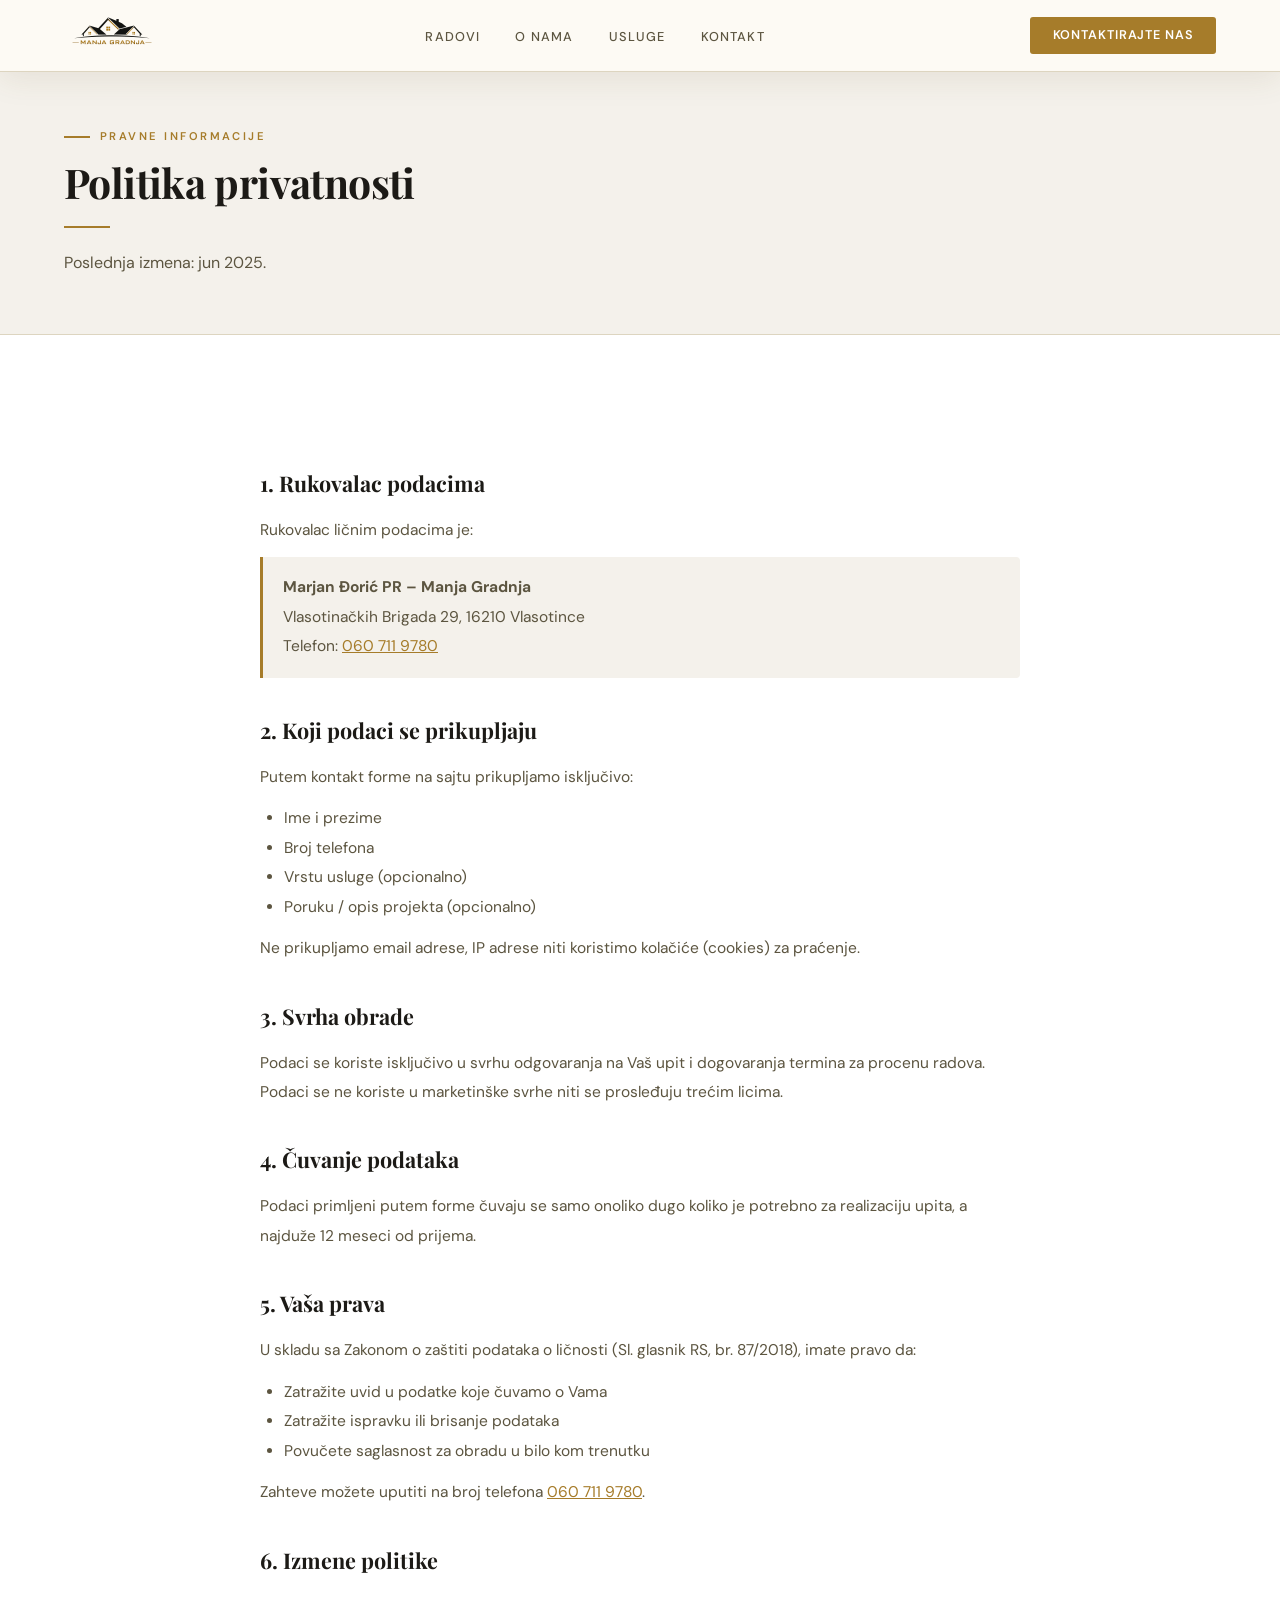
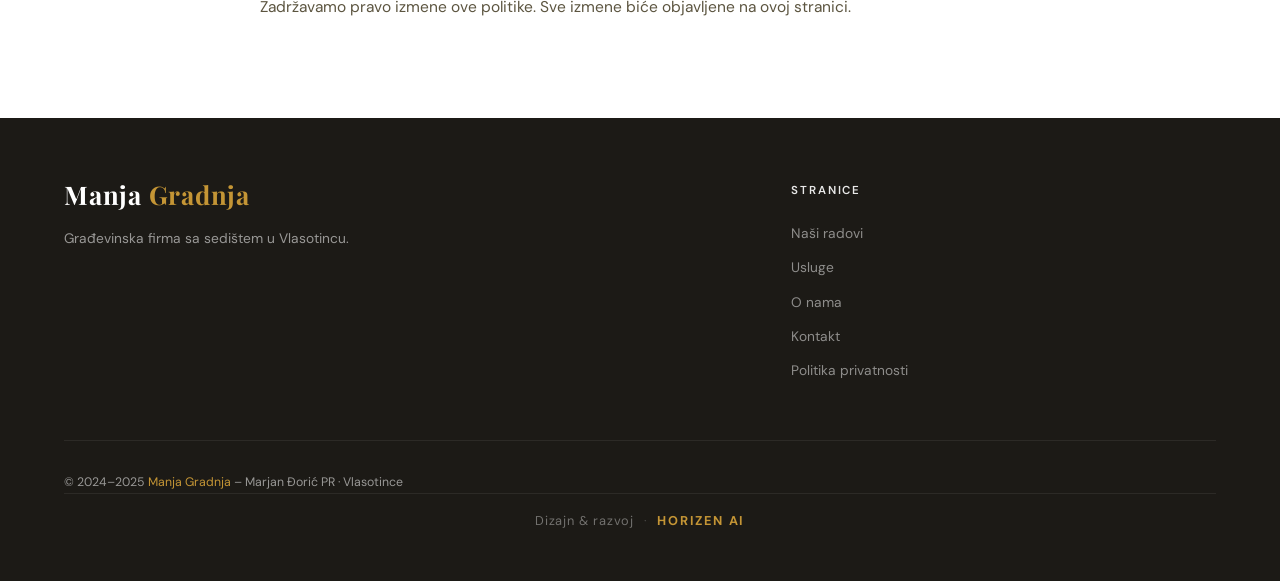
<file: privatnost.html>
<!DOCTYPE html>
<html lang="sr">
<head>
<meta charset="UTF-8">
<meta name="viewport" content="width=device-width, initial-scale=1.0">
<meta name="color-scheme" content="light">
<!-- Google Analytics -->
<script async src="https://www.googletagmanager.com/gtag/js?id=G-K0VNV14S1J"></script>
<script>window.dataLayer=window.dataLayer||[];function gtag(){dataLayer.push(arguments);}gtag("js",new Date());gtag("config","G-K0VNV14S1J");</script>
<title>Politika privatnosti – Manja Gradnja</title>
<meta name="robots" content="noindex, follow">
<link rel="icon" type="image/x-icon" href="favicon.ico">
<link rel="preconnect" href="https://fonts.googleapis.com">
<link rel="preconnect" href="https://fonts.gstatic.com" crossorigin>
<link href="https://fonts.googleapis.com/css2?family=Playfair+Display:ital,wght@0,700;0,900;1,700&family=DM+Sans:opsz,wght@9..40,300;9..40,400;9..40,500;9..40,600&display=swap" rel="stylesheet">
<link rel="stylesheet" href="style.css">
</head>
<body>

<div class="scroll-progress" id="scrollProgress"></div>

<nav id="mainNav">
  <a class="nav-logo" href="/">
    <img src="logo-transparent.webp" alt="Manja Gradnja logo">
  </a>
  <ul class="nav-links" id="navLinks">
    <li><a href="/radovi">Radovi</a></li>
    <li><a href="/o-nama">O nama</a></li>
    <li><a href="/usluge">Usluge</a></li>
    <li><a href="/kontakt">Kontakt</a></li>
  </ul>
  <a class="nav-cta" href="/kontakt">Kontaktirajte nas</a>
  <button class="burger" id="burger" onclick="toggleMenu()" aria-label="Meni">
    <span></span><span></span><span></span>
  </button>
</nav>

<div class="page-header">
  <div class="section-inner">
    <div class="section-label">Pravne informacije</div>
    <h1 class="section-title">Politika privatnosti</h1>
    <div class="gold-divider"></div>
    <p class="section-sub">Poslednja izmena: jun 2025.</p>
  </div>
</div>

<section style="background: var(--white);">
  <div class="section-inner" style="max-width: 760px;">

    <div style="color: var(--text-dim); font-size: .97rem; line-height: 1.9;">

      <h2 style="font-family:'Playfair Display',serif; font-size:1.35rem; color:var(--text); margin: 2rem 0 .75rem;">1. Rukovalac podacima</h2>
      <p>Rukovalac ličnim podacima je:</p>
      <p style="margin-top:.75rem; padding: 1rem 1.25rem; background: var(--stone); border-left: 3px solid var(--gold); border-radius: 0 4px 4px 0;">
        <strong>Marjan Đorić PR – Manja Gradnja</strong><br>
        Vlasotinačkih Brigada 29, 16210 Vlasotince<br>
        Telefon: <a href="tel:+381607119780" style="color:var(--gold);">060 711 9780</a>
      </p>

      <h2 style="font-family:'Playfair Display',serif; font-size:1.35rem; color:var(--text); margin: 2rem 0 .75rem;">2. Koji podaci se prikupljaju</h2>
      <p>Putem kontakt forme na sajtu prikupljamo isključivo:</p>
      <ul style="margin: .75rem 0 .75rem 1.5rem;">
        <li>Ime i prezime</li>
        <li>Broj telefona</li>
        <li>Vrstu usluge (opcionalno)</li>
        <li>Poruku / opis projekta (opcionalno)</li>
      </ul>
      <p>Ne prikupljamo email adrese, IP adrese niti koristimo kolačiće (cookies) za praćenje.</p>

      <h2 style="font-family:'Playfair Display',serif; font-size:1.35rem; color:var(--text); margin: 2rem 0 .75rem;">3. Svrha obrade</h2>
      <p>Podaci se koriste isključivo u svrhu odgovaranja na Vaš upit i dogovaranja termina za procenu radova. Podaci se ne koriste u marketinške svrhe niti se prosleđuju trećim licima.</p>

      <h2 style="font-family:'Playfair Display',serif; font-size:1.35rem; color:var(--text); margin: 2rem 0 .75rem;">4. Čuvanje podataka</h2>
      <p>Podaci primljeni putem forme čuvaju se samo onoliko dugo koliko je potrebno za realizaciju upita, a najduže 12 meseci od prijema.</p>

      <h2 style="font-family:'Playfair Display',serif; font-size:1.35rem; color:var(--text); margin: 2rem 0 .75rem;">5. Vaša prava</h2>
      <p>U skladu sa Zakonom o zaštiti podataka o ličnosti (Sl. glasnik RS, br. 87/2018), imate pravo da:</p>
      <ul style="margin: .75rem 0 .75rem 1.5rem;">
        <li>Zatražite uvid u podatke koje čuvamo o Vama</li>
        <li>Zatražite ispravku ili brisanje podataka</li>
        <li>Povučete saglasnost za obradu u bilo kom trenutku</li>
      </ul>
      <p>Zahteve možete uputiti na broj telefona <a href="tel:+381607119780" style="color:var(--gold);">060 711 9780</a>.</p>

      <h2 style="font-family:'Playfair Display',serif; font-size:1.35rem; color:var(--text); margin: 2rem 0 .75rem;">6. Izmene politike</h2>
      <p>Zadržavamo pravo izmene ove politike. Sve izmene biće objavljene na ovoj stranici.</p>

    </div>
  </div>
</section>

<footer>
  <div class="footer-inner">
    <div class="footer-brand">
      <div class="footer-wordmark">Manja <span>Gradnja</span></div>
      <p>Građevinska firma sa sedištem u Vlasotincu.</p>
    </div>
    <div class="footer-col">
      <h4>Stranice</h4>
      <ul>
        <li><a href="/radovi">Naši radovi</a></li>
        <li><a href="/usluge">Usluge</a></li>
        <li><a href="/o-nama">O nama</a></li>
        <li><a href="/kontakt">Kontakt</a></li>
        <li><a href="/privatnost">Politika privatnosti</a></li>
      </ul>
    </div>
  </div>
  <div class="footer-bottom">
    <p>© 2024–2025 <span>Manja Gradnja</span> – Marjan Đorić PR · Vlasotince</p>
  </div>
  <div class="footer-agency">
    <span>Dizajn &amp; razvoj</span>
    <span class="fa-dot">·</span>
    <a href="https://horizen.rs" target="_blank" rel="noopener">HORIZEN AI</a>
  </div>
</footer>

<script src="main.js"></script>
</body>
</html>
</file>
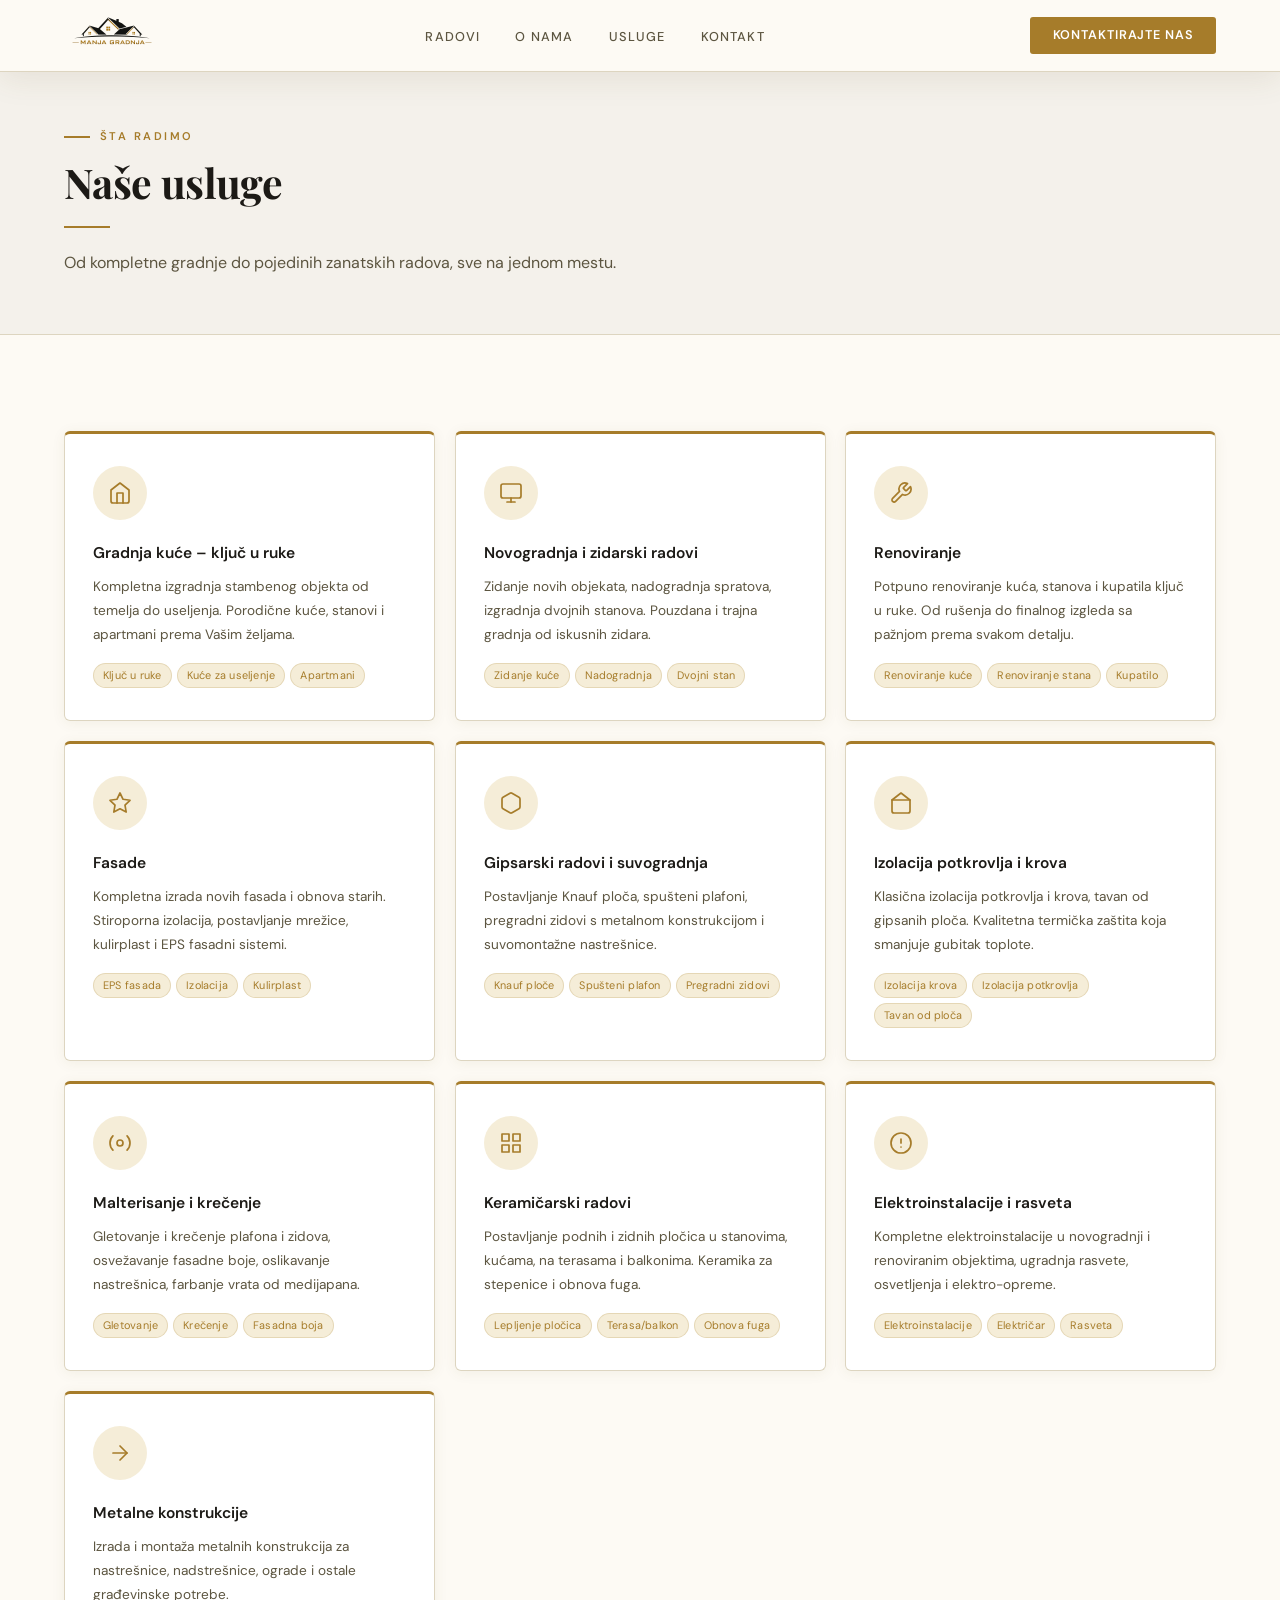
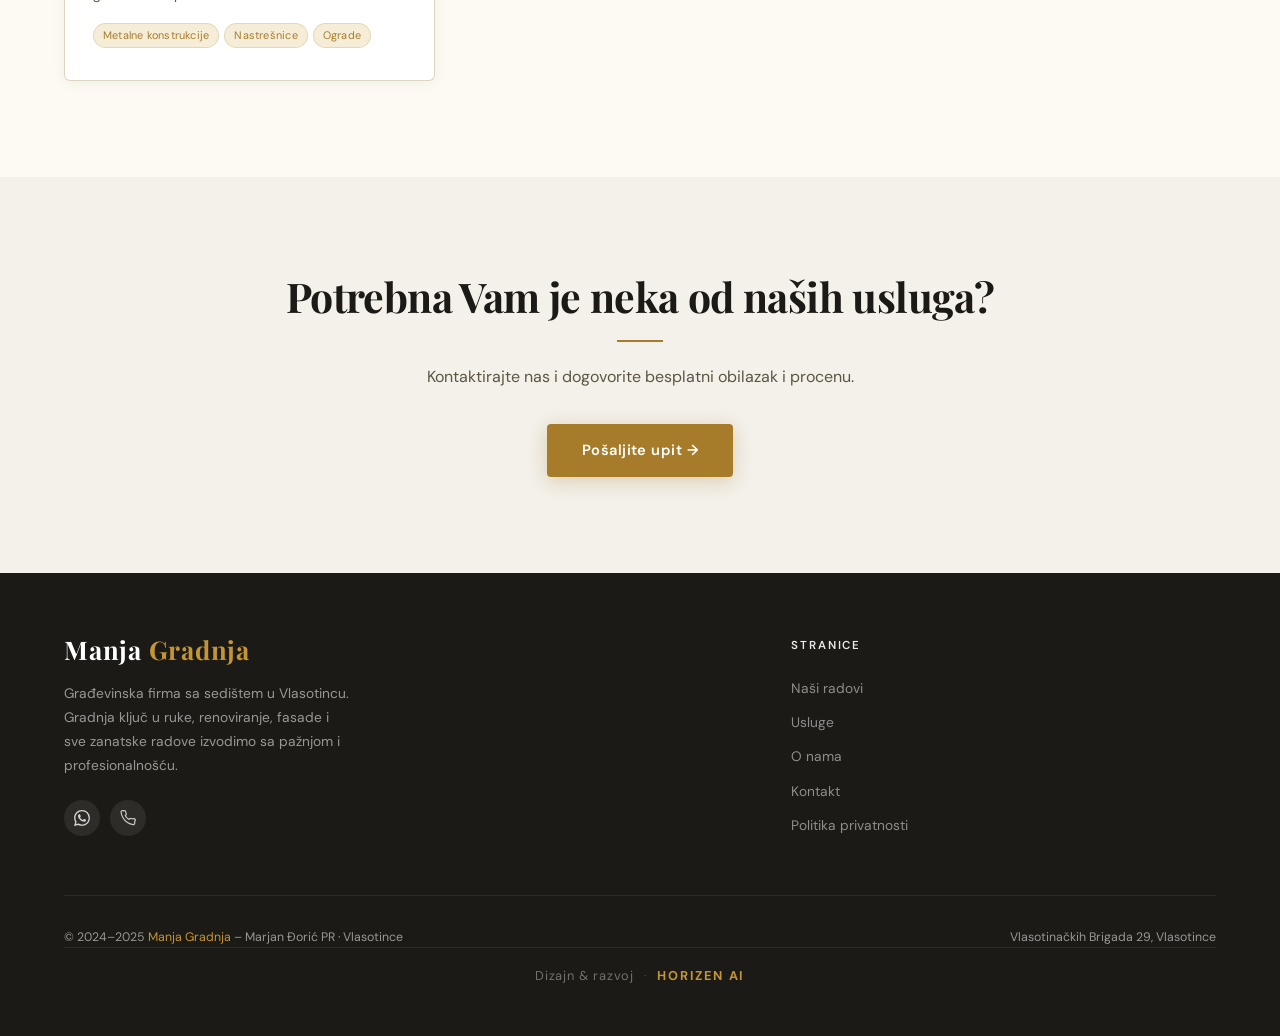
<file: usluge.html>
<!DOCTYPE html>
<html lang="sr">
<head>
<meta charset="UTF-8">
<link rel="icon" type="image/x-icon" href="favicon.ico">
<link rel="icon" type="image/png" sizes="32x32" href="favicon-32x32.png">
<link rel="icon" type="image/png" sizes="16x16" href="favicon-16x16.png">
<link rel="apple-touch-icon" sizes="180x180" href="apple-touch-icon.png">
<link rel="manifest" href="/site.webmanifest">
<meta name="theme-color" content="#A67C2A">
<meta name="viewport" content="width=device-width, initial-scale=1.0">
<meta name="color-scheme" content="light">
<!-- Google Analytics -->
<script async src="https://www.googletagmanager.com/gtag/js?id=G-K0VNV14S1J"></script>
<script>window.dataLayer=window.dataLayer||[];function gtag(){dataLayer.push(arguments);}gtag("js",new Date());gtag("config","G-K0VNV14S1J");</script>
<title>Usluge – Gradnja, Fasade, Keramika, Gipsarija | Manja Gradnja Vlasotince</title>
<meta name="description" content="Sve usluge firme Manja Gradnja: gradnja ključ u ruke, renoviranje, fasade, gipsarski radovi, keramika, elektroinstalacije i više. Vlasotince.">
<script type="application/ld+json">
{
  "@context": "https://schema.org",
  "@type": "HomeAndConstructionBusiness",
  "name": "Manja Gradnja – Marjan Đorić PR",
  "description": "Kompletna gradnja kuće ključ u ruke, renoviranje, fasade, gipsarski radovi i keramika u Vlasotincu i Jablaničkom okrugu.",
  "telephone": "+381607119780",
  "address": {
    "@type": "PostalAddress",
    "streetAddress": "Vlasotinačkih Brigada 29",
    "addressLocality": "Vlasotince",
    "postalCode": "16210",
    "addressCountry": "RS"
  },
  "areaServed": {"@type": "Country", "name": "Serbia"},
  "foundingDate": "2024",
  "priceRange": "$$",
  "openingHours": "Mo-Sa 07:00-19:00"
}
</script>
<link rel="preconnect" href="https://fonts.googleapis.com">
<link rel="preconnect" href="https://fonts.gstatic.com" crossorigin>
<link href="https://fonts.googleapis.com/css2?family=Playfair+Display:ital,wght@0,700;0,900;1,700&family=DM+Sans:opsz,wght@9..40,300;9..40,400;9..40,500;9..40,600&display=swap" rel="stylesheet">
<link rel="stylesheet" href="style.css">
<meta name="robots" content="index, follow">
<meta name="author" content="Manja Gradnja – Marjan Đorić PR">
<link rel="canonical" href="https://manjagradnja.rs/usluge.html">
<meta property="og:type" content="website">
<meta property="og:locale" content="sr_RS">
<meta property="og:site_name" content="Manja Gradnja">
<meta property="og:title" content="Usluge – Gradnja, Fasade, Keramika i Gipsarija | Manja Gradnja">
<meta property="og:description" content="Gradnja kuće ključ u ruke, renoviranje, fasade, gipsarski i keramičarski radovi, elektroinstalacije. Manja Gradnja – vaš pouzdan partner u gradnji.">
<meta property="og:url" content="https://manjagradnja.rs/usluge.html">
<meta property="og:image" content="https://i.imgur.com/DG1RuGZ.png">
<meta property="og:image:width" content="1536">
<meta property="og:image:height" content="1024">
<meta property="og:image:type" content="image/png">
<meta name="twitter:card" content="summary_large_image">
<meta name="twitter:title" content="Usluge – Gradnja, Fasade, Keramika i Gipsarija | Manja Gradnja">
<meta name="twitter:description" content="Gradnja kuće ključ u ruke, renoviranje, fasade, gipsarski i keramičarski radovi, elektroinstalacije. Manja Gradnja – vaš pouzdan partner u gradnji.">
<meta name="twitter:image" content="https://i.imgur.com/DG1RuGZ.png">
<meta name="keywords" content="gradnja kuće Vlasotince, renoviranje Srbija, građevinska firma Vlasotince, gradnja ključ u ruke, fasade, gipsarski radovi, keramičarski radovi, Manja Gradnja">
</head>
<body>

<div class="scroll-progress" id="scrollProgress"></div>

<!-- ═══ NAV ══════════════════════════════════════════════════════ -->
<nav id="mainNav">
  <a class="nav-logo" href="/">
    <img src="logo-transparent.webp" alt="Manja Gradnja logo">
  </a>
  <ul class="nav-links" id="navLinks">
    <li><a href="/radovi">Radovi</a></li>
    <li><a href="/o-nama">O nama</a></li>
    <li><a href="/usluge">Usluge</a></li>
    <li><a href="/kontakt">Kontakt</a></li>
  </ul>
  <a class="nav-cta" href="/kontakt">Kontaktirajte nas</a>
  <button class="burger" id="burger" onclick="toggleMenu()" aria-label="Meni">
    <span></span><span></span><span></span>
  </button>
</nav>

<!-- ═══ PAGE HEADER ═══════════════════════════════════════════════ -->
<div class="page-header">
  <div class="section-inner">
    <div class="section-label">Šta radimo</div>
    <h1 class="section-title">Naše usluge</h1>
    <div class="gold-divider"></div>
    <p class="section-sub">Od kompletne gradnje do pojedinih zanatskih radova, sve na jednom mestu.</p>
  </div>
</div>

<!-- ═══ USLUGE ════════════════════════════════════════════════════ -->
<section id="usluge" style="background: var(--cream);">
  <div class="section-inner">

    <div class="usluge-grid reveal">
      <!-- 1 -->
      <div class="usluga-card">
        <div class="usluga-icon"><svg viewBox="0 0 24 24"><path d="M3 9l9-7 9 7v11a2 2 0 0 1-2 2H5a2 2 0 0 1-2-2z"/><polyline points="9 22 9 12 15 12 15 22"/></svg></div>
        <h3>Gradnja kuće – ključ u ruke</h3>
        <p>Kompletna izgradnja stambenog objekta od temelja do useljenja. Porodične kuće, stanovi i apartmani prema Vašim željama.</p>
        <div class="usluga-tags"><span class="tag">Ključ u ruke</span><span class="tag">Kuće za useljenje</span><span class="tag">Apartmani</span></div>
      </div>
      <!-- 2 -->
      <div class="usluga-card">
        <div class="usluga-icon"><svg viewBox="0 0 24 24"><rect x="2" y="3" width="20" height="14" rx="2"/><line x1="8" y1="21" x2="16" y2="21"/><line x1="12" y1="17" x2="12" y2="21"/></svg></div>
        <h3>Novogradnja i zidarski radovi</h3>
        <p>Zidanje novih objekata, nadogradnja spratova, izgradnja dvojnih stanova. Pouzdana i trajna gradnja od iskusnih zidara.</p>
        <div class="usluga-tags"><span class="tag">Zidanje kuće</span><span class="tag">Nadogradnja</span><span class="tag">Dvojni stan</span></div>
      </div>
      <!-- 3 -->
      <div class="usluga-card">
        <div class="usluga-icon"><svg viewBox="0 0 24 24"><path d="M14.7 6.3a1 1 0 0 0 0 1.4l1.6 1.6a1 1 0 0 0 1.4 0l3.77-3.77a6 6 0 0 1-7.94 7.94l-6.91 6.91a2.12 2.12 0 0 1-3-3l6.91-6.91a6 6 0 0 1 7.94-7.94l-3.76 3.76z"/></svg></div>
        <h3>Renoviranje</h3>
        <p>Potpuno renoviranje kuća, stanova i kupatila ključ u ruke. Od rušenja do finalnog izgleda sa pažnjom prema svakom detalju.</p>
        <div class="usluga-tags"><span class="tag">Renoviranje kuće</span><span class="tag">Renoviranje stana</span><span class="tag">Kupatilo</span></div>
      </div>
      <!-- 4 -->
      <div class="usluga-card">
        <div class="usluga-icon"><svg viewBox="0 0 24 24"><polygon points="12 2 15.09 8.26 22 9.27 17 14.14 18.18 21.02 12 17.77 5.82 21.02 7 14.14 2 9.27 8.91 8.26 12 2"/></svg></div>
        <h3>Fasade</h3>
        <p>Kompletna izrada novih fasada i obnova starih. Stiroporna izolacija, postavljanje mrežice, kulirplast i EPS fasadni sistemi.</p>
        <div class="usluga-tags"><span class="tag">EPS fasada</span><span class="tag">Izolacija</span><span class="tag">Kulirplast</span></div>
      </div>
      <!-- 5 -->
      <div class="usluga-card">
        <div class="usluga-icon"><svg viewBox="0 0 24 24"><path d="M21 16V8a2 2 0 0 0-1-1.73l-7-4a2 2 0 0 0-2 0l-7 4A2 2 0 0 0 3 8v8a2 2 0 0 0 1 1.73l7 4a2 2 0 0 0 2 0l7-4A2 2 0 0 0 21 16z"/></svg></div>
        <h3>Gipsarski radovi i suvogradnja</h3>
        <p>Postavljanje Knauf ploča, spušteni plafoni, pregradni zidovi s metalnom konstrukcijom i suvomontažne nastrešnice.</p>
        <div class="usluga-tags"><span class="tag">Knauf ploče</span><span class="tag">Spušteni plafon</span><span class="tag">Pregradni zidovi</span></div>
      </div>
      <!-- 6 -->
      <div class="usluga-card">
        <div class="usluga-icon"><svg viewBox="0 0 24 24"><path d="M3 9l9-7 9 7v11a2 2 0 0 1-2 2H5a2 2 0 0 1-2-2z"/><line x1="3" y1="9" x2="21" y2="9"/></svg></div>
        <h3>Izolacija potkrovlja i krova</h3>
        <p>Klasična izolacija potkrovlja i krova, tavan od gipsanih ploča. Kvalitetna termička zaštita koja smanjuje gubitak toplote.</p>
        <div class="usluga-tags"><span class="tag">Izolacija krova</span><span class="tag">Izolacija potkrovlja</span><span class="tag">Tavan od ploča</span></div>
      </div>
      <!-- 7 -->
      <div class="usluga-card">
        <div class="usluga-icon"><svg viewBox="0 0 24 24"><circle cx="12" cy="12" r="3"/><path d="M19.07 4.93a10 10 0 0 1 0 14.14M4.93 4.93a10 10 0 0 0 0 14.14"/></svg></div>
        <h3>Malterisanje i krečenje</h3>
        <p>Gletovanje i krečenje plafona i zidova, osvežavanje fasadne boje, oslikavanje nastrešnica, farbanje vrata od medijapana.</p>
        <div class="usluga-tags"><span class="tag">Gletovanje</span><span class="tag">Krečenje</span><span class="tag">Fasadna boja</span></div>
      </div>
      <!-- 8 -->
      <div class="usluga-card">
        <div class="usluga-icon"><svg viewBox="0 0 24 24"><rect x="3" y="3" width="7" height="7"/><rect x="14" y="3" width="7" height="7"/><rect x="14" y="14" width="7" height="7"/><rect x="3" y="14" width="7" height="7"/></svg></div>
        <h3>Keramičarski radovi</h3>
        <p>Postavljanje podnih i zidnih pločica u stanovima, kućama, na terasama i balkonima. Keramika za stepenice i obnova fuga.</p>
        <div class="usluga-tags"><span class="tag">Lepljenje pločica</span><span class="tag">Terasa/balkon</span><span class="tag">Obnova fuga</span></div>
      </div>
      <!-- 9 -->
      <div class="usluga-card">
        <div class="usluga-icon"><svg viewBox="0 0 24 24"><circle cx="12" cy="12" r="10"/><line x1="12" y1="8" x2="12" y2="12"/><line x1="12" y1="16" x2="12.01" y2="16"/></svg></div>
        <h3>Elektroinstalacije i rasveta</h3>
        <p>Kompletne elektroinstalacije u novogradnji i renoviranim objektima, ugradnja rasvete, osvetljenja i elektro-opreme.</p>
        <div class="usluga-tags"><span class="tag">Elektroinstalacije</span><span class="tag">Električar</span><span class="tag">Rasveta</span></div>
      </div>
      <!-- 10 -->
      <div class="usluga-card">
        <div class="usluga-icon"><svg viewBox="0 0 24 24"><line x1="5" y1="12" x2="19" y2="12"/><polyline points="12 5 19 12 12 19"/></svg></div>
        <h3>Metalne konstrukcije</h3>
        <p>Izrada i montaža metalnih konstrukcija za nastrešnice, nadstrešnice, ograde i ostale građevinske potrebe.</p>
        <div class="usluga-tags"><span class="tag">Metalne konstrukcije</span><span class="tag">Nastrešnice</span><span class="tag">Ograde</span></div>
      </div>
    </div>

  </div>
</section>

<!-- ═══ KONTAKT CTA ═══════════════════════════════════════════════ -->
<section style="background: var(--stone); text-align: center;">
  <div class="section-inner">
    <div class="reveal">
      <h2 class="section-title">Potrebna Vam je neka od naših usluga?</h2>
      <div class="gold-divider" style="margin: 1.3rem auto;"></div>
      <p class="section-sub" style="margin: 0 auto 2rem;">Kontaktirajte nas i dogovorite besplatni obilazak i procenu.</p>
      <a class="btn-primary" href="/kontakt">Pošaljite upit &rarr;</a>
    </div>
  </div>
</section>

<!-- ═══ FOOTER ════════════════════════════════════════════════════ -->
<footer>
  <div class="footer-inner">
    <div class="footer-brand">
      <div class="footer-wordmark">Manja <span>Gradnja</span></div>
      <p>Građevinska firma sa sedištem u Vlasotincu. Gradnja ključ u ruke, renoviranje, fasade i sve zanatske radove izvodimo sa pažnjom i profesionalnošću.</p>
      <div class="footer-social">
        <a class="social-btn wa-btn" href="https://wa.me/381607119780" target="_blank" rel="noopener" aria-label="WhatsApp">
          <svg viewBox="0 0 24 24"><path d="M17.472 14.382c-.297-.149-1.758-.867-2.03-.967-.273-.099-.471-.148-.67.15-.197.297-.767.966-.94 1.164-.173.199-.347.223-.644.075-.297-.15-1.255-.463-2.39-1.475-.883-.788-1.48-1.761-1.653-2.059-.173-.297-.018-.458.13-.606.134-.133.298-.347.446-.52.149-.174.198-.298.298-.497.099-.198.05-.371-.025-.52-.075-.149-.669-1.612-.916-2.207-.242-.579-.487-.5-.669-.51-.173-.008-.371-.01-.57-.01-.198 0-.52.074-.792.372-.272.297-1.04 1.016-1.04 2.479 0 1.462 1.065 2.875 1.213 3.074.149.198 2.096 3.2 5.077 4.487.709.306 1.262.489 1.694.625.712.227 1.36.195 1.871.118.571-.085 1.758-.719 2.006-1.413.248-.694.248-1.289.173-1.413-.074-.124-.272-.198-.57-.347m-5.421 7.403h-.004a9.87 9.87 0 01-5.031-1.378l-.361-.214-3.741.982.998-3.648-.235-.374a9.86 9.86 0 01-1.51-5.26c.001-5.45 4.436-9.884 9.888-9.884 2.64 0 5.122 1.03 6.988 2.898a9.825 9.825 0 012.893 6.994c-.003 5.45-4.437 9.884-9.885 9.884m8.413-18.297A11.815 11.815 0 0012.05 0C5.495 0 .16 5.335.157 11.892c0 2.096.547 4.142 1.588 5.945L.057 24l6.305-1.654a11.882 11.882 0 005.683 1.448h.005c6.554 0 11.89-5.335 11.893-11.893a11.821 11.821 0 00-3.48-8.413z"/></svg>
        </a>
        <a class="social-btn" href="tel:+381607119780" aria-label="Pozovite nas">
          <svg viewBox="0 0 24 24"><path d="M22 16.92v3a2 2 0 0 1-2.18 2 19.79 19.79 0 0 1-8.63-3.07A19.5 19.5 0 0 1 4.69 12 19.79 19.79 0 0 1 1.61 3.38 2 2 0 0 1 3.59 1h3a2 2 0 0 1 2 1.72c.127.96.361 1.903.7 2.81a2 2 0 0 1-.45 2.11L7.91 8.56a16 16 0 0 0 5.55 5.55l.96-.96a2 2 0 0 1 2.11-.45c.907.339 1.85.573 2.81.7A2 2 0 0 1 22 16.92z"/></svg>
        </a>
      </div>
    </div>

    <div class="footer-col">
      <h4>Stranice</h4>
      <ul>
        <li><a href="/radovi">Naši radovi</a></li>
        <li><a href="/usluge">Usluge</a></li>
        <li><a href="/o-nama">O nama</a></li>
        <li><a href="/kontakt">Kontakt</a></li>
        <li><a href="/privatnost">Politika privatnosti</a></li>
      </ul>
    </div>
  </div>

  <div class="footer-bottom">
    <p>© 2024–2025 <span>Manja Gradnja</span> – Marjan Đorić PR · Vlasotince</p>
    <p>Vlasotinačkih Brigada 29, Vlasotince</p>
  </div>
  <div class="footer-agency">
    <span>Dizajn &amp; razvoj</span>
    <span class="fa-dot">·</span>
    <a href="https://horizen.rs" target="_blank" rel="noopener">HORIZEN AI</a>
  </div>
</footer>

<script src="main.js"></script>
</body>
</html>
</file>
<file: style.css>
/* ── RESET & VARIABLES ─────────────────────────────────────────── */
*, *::before, *::after { box-sizing: border-box; margin: 0; padding: 0; }
:root { color-scheme: light; }

:root {
  --gold:       #A67C2A;
  --gold-light: #C49535;
  --gold-dark:  #8B6520;
  --gold-pale:  #F5EDD8;
  --gold-bg:    #FBF6EC;
  --cream:      #FDFAF4;
  --white:      #FFFFFF;
  --stone:      #F4F1EB;
  --stone-dk:   #EAE4D8;
  --text:       #1C1A16;
  --text-dim:   #5C5540;
  --text-muted: #9A8F78;
  --border:     #DDD5C0;
  --shadow-sm:  0 2px 14px rgba(100,80,30,.07);
  --shadow-md:  0 6px 32px rgba(100,80,30,.10);
  --shadow-lg:  0 18px 60px rgba(100,80,30,.13);
  --radius:     6px;
  --wa:         #25D366;
}

html { scroll-behavior: smooth; }
body {
  font-family: 'DM Sans', sans-serif;
  background: var(--white);
  color: var(--text);
  overflow-x: hidden;
  line-height: 1.6;
}

/* ── NAVIGATION ────────────────────────────────────────────────── */
nav {
  position: fixed; top: 0; left: 0; right: 0; z-index: 300;
  height: 90px;
  display: flex; align-items: center; justify-content: space-between;
  padding: 0 5%;
  background: transparent;
  border-bottom: 1px solid transparent;
  transition: background .35s, border-color .35s, box-shadow .35s, height .35s;
}
nav.scrolled {
  height: 72px;
  background: rgba(253,250,244,.97);
  backdrop-filter: blur(20px);
  -webkit-backdrop-filter: blur(20px);
  border-bottom-color: var(--border);
  box-shadow: var(--shadow-md);
}

.nav-logo { display: flex; align-items: center; text-decoration: none; }
.nav-logo img {
  height: 64px; width: auto;
  transition: opacity .2s, filter .45s;
  /* on transparent nav (dark bg): convert logo to white silhouette */
  filter: brightness(0) invert(1);
}
.nav-logo img:hover { opacity: .82; }
nav.scrolled .nav-logo img {
  filter: none;
}

.nav-links { display: flex; gap: 2.2rem; list-style: none; align-items: center; }
.nav-links a {
  color: rgba(255,255,255,.88); text-decoration: none;
  font-size: .8rem; font-weight: 500;
  letter-spacing: .09em; text-transform: uppercase;
  transition: color .2s, letter-spacing .2s;
  position: relative; padding-bottom: 3px;
}
nav.scrolled .nav-links a { color: var(--text-dim); }
.nav-links a::after {
  content: ''; position: absolute;
  bottom: -1px; left: 0; right: 100%;
  height: 1.5px; background: rgba(255,255,255,.7);
  transition: right .25s ease;
}
nav.scrolled .nav-links a::after { background: var(--gold); }
.nav-links a:hover { color: var(--white); letter-spacing: .11em; }
nav.scrolled .nav-links a:hover { color: var(--gold); }
.nav-links a:hover::after,
.nav-links a.active::after { right: 0; }
.nav-links a.active { color: var(--white); }
nav.scrolled .nav-links a.active { color: var(--gold); }

.nav-cta {
  background: transparent;
  border: none;
  color: var(--white) !important;
  padding: .55rem 1.4rem; border-radius: 3px;
  font-weight: 600 !important; font-size: .79rem;
  letter-spacing: .07em; text-transform: uppercase;
  text-decoration: none; white-space: nowrap;
  transition: background .2s, border-color .2s, transform .15s;
}
.nav-cta::after { display: none !important; }
.nav-cta:hover { background: rgba(255,255,255,.14) !important; }
nav.scrolled .nav-cta {
  background: var(--gold) !important;
  border-color: var(--gold) !important;
}
nav.scrolled .nav-cta:hover { background: var(--gold-dark) !important; }

.burger {
  display: none; cursor: pointer;
  flex-direction: column; gap: 5px;
  border: none; background: none; padding: 4px;
}
.burger span {
  width: 22px; height: 2px;
  background: var(--white); border-radius: 2px;
  display: block; transition: transform .3s, opacity .3s, background .45s;
}
nav.scrolled .burger span { background: var(--text); }
.burger.open span:nth-child(1) { transform: translateY(7px) rotate(45deg); }
.burger.open span:nth-child(2) { opacity: 0; }
.burger.open span:nth-child(3) { transform: translateY(-7px) rotate(-45deg); }

/* ── HERO ──────────────────────────────────────────────────────── */
.hero {
  min-height: 100vh;
  display: flex; align-items: center;
  padding: 7rem 5% 5rem;
  position: relative; overflow: hidden;
  background-color: var(--cream);
  background-image:
    radial-gradient(circle at 76% 18%, rgba(166,124,42,.07) 0%, transparent 48%),
    radial-gradient(circle at 18% 82%, rgba(166,124,42,.05) 0%, transparent 40%),
    radial-gradient(circle, rgba(166,124,42,.11) 1px, transparent 1px);
  background-size: 100% 100%, 100% 100%, 32px 32px;
}

/* large decorative SVG building silhouette */
.hero-decor {
  position: absolute; right: -2%; top: 0; bottom: 0;
  width: 44%; display: flex; align-items: center; justify-content: flex-end;
  pointer-events: none; opacity: .04;
}
.hero-decor svg { width: 100%; height: auto; }

.hero-inner {
  max-width: 800px; margin: 0 auto;
  text-align: center; position: relative; z-index: 1;
}

.hero-badge {
  display: inline-flex; align-items: center; gap: 8px;
  background: var(--gold-pale);
  border: 1px solid rgba(166,124,42,.3);
  border-radius: 30px;
  padding: .45rem 1.25rem;
  font-size: .73rem; letter-spacing: .16em;
  text-transform: uppercase; color: var(--gold);
  margin-bottom: 2rem; font-weight: 600;
}
.badge-dot {
  width: 7px; height: 7px;
  background: var(--gold); border-radius: 50%;
  animation: blink 2.2s ease-in-out infinite;
}
@keyframes blink {
  0%, 100% { opacity: 1; transform: scale(1); }
  50%       { opacity: .55; transform: scale(.75); }
}

.hero h1 {
  font-family: 'Playfair Display', serif;
  font-size: clamp(2.6rem, 5.5vw, 4.8rem);
  font-weight: 900; line-height: 1.08;
  color: var(--text); margin-bottom: 1.5rem;
  letter-spacing: -.025em;
}
.hero h1 em { font-style: italic; color: var(--gold); }

.hero-desc {
  font-size: 1.06rem; line-height: 1.84;
  color: var(--text-dim);
  max-width: 600px; margin: 0 auto 2.5rem;
}

.hero-btns {
  display: flex; gap: 1rem;
  justify-content: center; flex-wrap: wrap;
  margin-bottom: 3.5rem;
}

.btn-primary {
  background: var(--gold); color: var(--white);
  padding: .92rem 2.2rem; border-radius: 4px;
  text-decoration: none; font-weight: 600; font-size: .92rem;
  letter-spacing: .03em;
  box-shadow: 0 4px 20px rgba(166,124,42,.32);
  display: inline-flex; align-items: center; gap: 8px;
  transition: background .2s, transform .2s, box-shadow .2s;
}
.btn-primary:hover {
  background: var(--gold-dark);
  box-shadow: 0 10px 36px rgba(166,124,42,.50);
}
.btn-outline {
  border: 1.5px solid var(--gold); color: var(--gold);
  padding: .92rem 2.2rem; border-radius: 4px;
  text-decoration: none; font-weight: 500; font-size: .92rem;
  letter-spacing: .03em;
  display: inline-flex; align-items: center; gap: 8px;
  transition: background .2s, transform .2s, box-shadow .2s;
}
.btn-outline:hover {
  background: var(--gold-pale);
  box-shadow: 0 6px 24px rgba(166,124,42,.24);
}

.hero-stats {
  display: flex; gap: 0;
  border-top: 1px solid var(--border);
  padding-top: 2.5rem;
  justify-content: center;
}
.stat { text-align: center; padding: 0 2.8rem; border-right: 1px solid var(--border); }
.stat:last-child { border-right: none; }
.stat-num {
  font-family: 'Playfair Display', serif;
  font-size: 2.2rem; font-weight: 700;
  color: var(--gold); line-height: 1;
}
.stat-label { font-size: .76rem; color: var(--text-muted); margin-top: 7px; letter-spacing: .04em; }

.scroll-cue {
  position: absolute; bottom: 2rem; left: 50%;
  transform: translateX(-50%);
  display: flex; flex-direction: column; align-items: center; gap: 5px;
  color: var(--text-muted); font-size: .67rem;
  letter-spacing: .14em; text-transform: uppercase;
  animation: bob 2.4s ease-in-out infinite;
  cursor: pointer; text-decoration: none;
}
.scroll-cue svg { width: 18px; height: 18px; stroke: var(--text-muted); stroke-width: 1.6; fill: none; }
@keyframes bob {
  0%, 100% { transform: translateX(-50%) translateY(0); }
  50%       { transform: translateX(-50%) translateY(7px); }
}

/* ── SECTION BASE ──────────────────────────────────────────────── */
section { padding: 6rem 5%; }
.section-inner { max-width: 1200px; margin: 0 auto; }

.section-label {
  font-size: .7rem; letter-spacing: .22em; text-transform: uppercase;
  color: var(--gold); font-weight: 600; margin-bottom: .8rem;
  display: flex; align-items: center; gap: 10px;
}
.section-label::before { content: ''; width: 26px; height: 1.5px; background: var(--gold); flex-shrink: 0; }

.section-title {
  font-family: 'Playfair Display', serif;
  font-size: clamp(1.85rem, 3.2vw, 2.6rem);
  font-weight: 700; color: var(--text);
  line-height: 1.14; margin-bottom: .9rem;
  letter-spacing: -.015em;
}
.section-sub { color: var(--text-dim); font-size: 1rem; line-height: 1.8; max-width: 560px; }
.gold-divider { width: 46px; height: 2px; background: var(--gold); margin: 1.3rem 0; }

/* ── GALLERY (shared) ──────────────────────────────────────────── */
#galerija { background: var(--stone); }

/* placeholder when photo is missing */
.img-ph {
  width: 100%; height: 100%; min-height: inherit;
  display: flex; flex-direction: column;
  align-items: center; justify-content: center; gap: .65rem;
  background: linear-gradient(135deg, #eae3d8 0%, #d6cdb8 100%);
  color: var(--text-muted);
}
.img-ph svg { width: 32px; height: 32px; stroke: var(--text-muted); stroke-width: 1.2; fill: none; opacity: .4; }
.img-ph span { font-size: .68rem; letter-spacing: .1em; text-transform: uppercase; opacity: .5; }

/* ── PROJECT SHOWCASE (home page) ──────────────────────────────── */
.project-showcase { display: flex; flex-direction: column; gap: 1.5rem; }

.project-card {
  display: grid; grid-template-columns: 1.55fr 1fr;
  min-height: 280px;
  border-radius: var(--radius); overflow: hidden;
  border: 1px solid var(--border);
  box-shadow: var(--shadow-sm);
  transition: box-shadow .35s, transform .35s;
}
.project-card:hover { box-shadow: var(--shadow-lg); transform: translateY(-4px); }
.project-card:nth-child(even) { grid-template-columns: 1fr 1.55fr; }
.project-card:nth-child(even) .project-img { order: 2; }
.project-card:nth-child(even) .project-info { order: 1; }

.project-img {
  position: relative; overflow: hidden;
}
.project-img .img-ph { min-height: 280px; }
.project-img img { width: 100%; height: 100%; object-fit: cover; display: block; transition: transform .6s; }
.project-card:hover .project-img img { transform: scale(1.04); }

.project-cat {
  position: absolute; top: 1rem; left: 1rem; z-index: 1;
  background: var(--gold); color: var(--white);
  font-size: .67rem; font-weight: 700; letter-spacing: .12em;
  text-transform: uppercase; padding: 5px 13px; border-radius: 30px;
}

.project-info {
  background: var(--white);
  padding: 2.5rem;
  display: flex; flex-direction: column; justify-content: center; gap: .6rem;
}
.project-num {
  font-family: 'Playfair Display', serif;
  font-size: 3.2rem; font-weight: 700;
  color: rgba(166,124,42,.11); line-height: 1;
  margin-bottom: .2rem;
}
.project-info h3 {
  font-family: 'Playfair Display', serif;
  font-size: 1.35rem; font-weight: 700;
  color: var(--text); line-height: 1.2;
}
.project-info p { color: var(--text-dim); font-size: .9rem; line-height: 1.78; }
.project-info .usluga-tags { margin-top: .5rem; }

/* ── GALLERY PAGE (radovi.html) ────────────────────────────────── */
.gallery-filters {
  display: flex; gap: .6rem; flex-wrap: wrap;
  margin-bottom: 2.5rem;
}
.gallery-filter {
  background: var(--white); border: 1.5px solid var(--border);
  border-radius: 30px; padding: .5rem 1.3rem;
  font-family: 'DM Sans', sans-serif; font-size: .82rem; font-weight: 500;
  color: var(--text-dim); cursor: pointer; white-space: nowrap;
  transition: background .2s, border-color .2s, color .2s;
}
.gallery-filter.active {
  background: var(--gold); border-color: var(--gold);
  color: var(--white); font-weight: 600;
}
.gallery-filter:hover:not(.active) {
  border-color: var(--gold); color: var(--gold);
}

.gallery-panel { display: none; }
.gallery-panel.active { display: block; animation: fade-in .35s ease both; }

/* editorial grid for radovi.html */
.gallery-editorial {
  display: grid;
  grid-template-columns: repeat(12, 1fr);
  grid-auto-rows: 220px;
  gap: 10px;
}
.ge-item {
  position: relative; overflow: hidden;
  border-radius: var(--radius); cursor: pointer;
  background: var(--stone-dk);
}
.ge-item img { width: 100%; height: 100%; object-fit: cover; display: block; transition: transform .6s; }
.ge-item:hover img { transform: scale(1.06); }
.ge-item .img-ph { min-height: 220px; }

/* size variants */
.ge-item.ge-lg  { grid-column: span 8; grid-row: span 2; }
.ge-item.ge-lg .img-ph { min-height: 450px; }
.ge-item.ge-md  { grid-column: span 4; grid-row: span 1; }
.ge-item.ge-sm  { grid-column: span 4; grid-row: span 1; }
.ge-item.ge-wide { grid-column: span 6; grid-row: span 1; }

.ge-overlay {
  position: absolute; inset: 0;
  background: linear-gradient(to top, rgba(28,26,22,.65) 0%, transparent 55%);
  opacity: 0; transition: opacity .35s;
}
.ge-item:hover .ge-overlay { opacity: 1; }

.ge-info {
  position: absolute; bottom: 0; left: 0; right: 0;
  padding: 1.2rem 1.25rem;
  transform: translateY(6px);
  opacity: 0; transition: opacity .35s, transform .35s;
}
.ge-item:hover .ge-info { opacity: 1; transform: translateY(0); }

.ge-cat {
  display: inline-block;
  background: var(--gold); color: var(--white);
  font-size: .65rem; font-weight: 700; letter-spacing: .1em;
  text-transform: uppercase; padding: 3px 10px; border-radius: 30px;
  margin-bottom: .4rem;
}
.ge-title { color: #fff; font-size: .9rem; font-weight: 600; line-height: 1.3; }

/* before/after layout */
.gallery-ba {
  display: grid; grid-template-columns: 1fr 1fr; gap: 10px;
}
.gallery-ba .ge-item { height: 400px; }
.gallery-ba .ge-item .img-ph { min-height: 400px; }
.gallery-ba-label {
  position: absolute; top: .8rem; left: .8rem;
  background: rgba(28,26,22,.76); color: #fff;
  font-size: .68rem; font-weight: 700; letter-spacing: .12em;
  text-transform: uppercase; padding: 5px 12px; border-radius: 30px; z-index: 1;
}

/* responsive gallery */
@media (max-width: 900px) {
  .gallery-editorial { grid-template-columns: repeat(6,1fr); grid-auto-rows: 200px; }
  .ge-item.ge-lg  { grid-column: span 6; grid-row: span 1; }
  .ge-item.ge-lg .img-ph { min-height: 200px; }
  .ge-item.ge-md  { grid-column: span 3; }
  .ge-item.ge-sm  { grid-column: span 3; }
  .ge-item.ge-wide { grid-column: span 6; }
}
@media (max-width: 600px) {
  .project-card { grid-template-columns: 1fr; grid-template-rows: 220px auto; }
  .project-card:nth-child(even) { grid-template-columns: 1fr; }
  .project-card:nth-child(even) .project-img { order: 0; }
  .project-card:nth-child(even) .project-info { order: 0; }
  .project-info { padding: 1.75rem; }
  .gallery-editorial { grid-template-columns: 1fr 1fr; grid-auto-rows: 180px; }
  .ge-item.ge-lg  { grid-column: span 2; }
  .ge-item.ge-lg .img-ph { min-height: 180px; }
  .ge-item.ge-md, .ge-item.ge-sm, .ge-item.ge-wide { grid-column: span 1; }
  .gallery-ba { grid-template-columns: 1fr; }
  .gallery-ba .ge-item { height: 240px; }
  .gallery-ba .ge-item .img-ph { min-height: 240px; }
}

/* ── KAKO RADIMO ───────────────────────────────────────────────── */
#kako-radimo { background: var(--white); }

.process-header { text-align: center; margin-bottom: 4rem; }
.process-header .section-label {
  justify-content: center;
  display: flex; align-items: center; gap: 10px;
}
.process-header .section-label::before { display: none; }
.process-header .section-sub { margin: 0 auto; text-align: center; }

.process-steps {
  display: grid; grid-template-columns: repeat(4,1fr);
  gap: 1.5rem;
}

.process-step {
  background: var(--white);
  border: 1px solid var(--border);
  border-top: 3px solid var(--gold);
  border-radius: var(--radius);
  padding: 2rem 1.75rem;
  text-align: left;
  position: relative;
}
.step-num {
  font-family: 'Playfair Display', serif;
  font-size: 3rem; font-weight: 700;
  color: rgba(166,124,42,.13);
  line-height: 1; margin-bottom: .75rem;
  display: block;
  width: auto; height: auto; border: none;
  background: none; border-radius: 0;
}
.step-icon { display: none; }
.process-step h3 {
  font-size: .97rem; font-weight: 600; color: var(--text);
  margin-bottom: .6rem;
}
.process-step p { font-size: .85rem; color: var(--text-dim); line-height: 1.72; }

/* ── O NAMA ────────────────────────────────────────────────────── */
#o-nama { background: var(--stone); }
.about-grid { display: grid; grid-template-columns: 1fr 1fr; gap: 5rem; align-items: center; }

.about-text p { color: var(--text-dim); line-height: 1.87; font-size: 1rem; margin-bottom: 1.2rem; }
.about-features { margin-top: 2rem; display: flex; flex-direction: column; gap: .75rem; }
.about-feature {
  display: flex; align-items: flex-start; gap: 14px;
  padding: 1rem 1.2rem;
  background: var(--white);
  border-left: 3px solid var(--gold);
  border-radius: 0 var(--radius) var(--radius) 0;
  box-shadow: var(--shadow-sm);
  transition: box-shadow .25s, transform .25s;
}
.about-feature:hover { box-shadow: var(--shadow-md); transform: translateX(4px); }
.about-feature-icon { flex-shrink: 0; margin-top: 2px; }
.about-feature-icon svg {
  width: 22px; height: 22px; stroke: var(--gold);
  stroke-width: 1.7; fill: none;
  stroke-linecap: round; stroke-linejoin: round;
}
.about-feature-text strong { display: block; color: var(--text); font-size: .92rem; margin-bottom: 3px; }
.about-feature-text span { color: var(--text-dim); font-size: .84rem; }

.about-panel {
  background: var(--white);
  border-radius: var(--radius);
  display: grid; grid-template-columns: 1fr 1fr; gap: 0;
  border: 1px solid var(--border);
  box-shadow: var(--shadow-md); overflow: hidden;
}
.about-panel-item {
  padding: 1.8rem 1.6rem;
  border-bottom: 1px solid var(--border);
  border-right: 1px solid var(--border);
  transition: background .25s;
}
.about-panel-item:hover { background: var(--gold-bg); }
.about-panel-item:nth-child(2n) { border-right: none; }
.about-panel-item:nth-child(3),
.about-panel-item:nth-child(4) { border-bottom: none; }
.about-panel-num {
  font-family: 'Playfair Display', serif;
  font-size: 2.6rem; font-weight: 700;
  color: var(--gold); line-height: 1;
}
.about-panel-label { font-size: .86rem; color: var(--text-dim); margin-top: 5px; font-weight: 500; }
.about-panel-desc { font-size: .81rem; color: var(--text-muted); margin-top: 7px; line-height: 1.62; }

/* ── USLUGE ────────────────────────────────────────────────────── */
#usluge { background: var(--stone); }
.usluge-header { margin-bottom: 3rem; }
.usluge-grid {
  display: grid; grid-template-columns: repeat(3,1fr);
  gap: 1.25rem;
}
.usluga-card {
  background: var(--white);
  padding: 2rem 1.75rem;
  border-radius: var(--radius);
  border: 1px solid var(--border);
  border-top: 3px solid var(--gold);
  box-shadow: var(--shadow-sm);
  transition: transform .25s, box-shadow .25s, background .25s;
}
.usluga-card.hidden-card { display: none; }
.usluga-card:hover {
  background: var(--gold-bg);
  transform: translateY(-5px);
  box-shadow: var(--shadow-md);
}
.usluga-icon {
  width: 54px; height: 54px;
  background: var(--gold-pale);
  border-radius: 50%;
  display: flex; align-items: center; justify-content: center;
  margin-bottom: 1.3rem;
  transition: background .25s, transform .25s;
}
.usluga-card:hover .usluga-icon { background: rgba(166,124,42,.2); transform: scale(1.1); }
.usluga-icon svg {
  width: 24px; height: 24px; stroke: var(--gold);
  stroke-width: 1.7; fill: none;
  stroke-linecap: round; stroke-linejoin: round;
}
.usluga-card h3 { color: var(--text); font-size: .97rem; font-weight: 600; margin-bottom: .6rem; }
.usluga-card p  { color: var(--text-dim); font-size: .85rem; line-height: 1.75; }
.usluga-tags { display: flex; flex-wrap: wrap; gap: 5px; margin-top: 1rem; }
.tag {
  font-size: .68rem; color: var(--gold);
  background: var(--gold-pale); border: 1px solid rgba(166,124,42,.2);
  padding: 3px 9px; border-radius: 30px; letter-spacing: .02em;
}
.usluge-toggle-wrap { text-align: center; margin-top: 1.5rem; }
.usluge-toggle {
  background: none; border: 1.5px solid var(--gold); color: var(--gold);
  padding: .75rem 2rem; border-radius: 3px;
  font-family: 'DM Sans', sans-serif; font-size: .88rem; font-weight: 500;
  cursor: pointer; display: inline-flex; align-items: center; gap: 8px;
  transition: background .2s;
}
.usluge-toggle:hover { background: var(--gold-pale); }
.usluge-toggle svg {
  width: 16px; height: 16px; stroke: var(--gold);
  stroke-width: 2; fill: none;
  stroke-linecap: round; stroke-linejoin: round;
  transition: transform .3s;
}
.usluge-toggle.open svg { transform: rotate(180deg); }

/* ── KONTAKT ───────────────────────────────────────────────────── */
#kontakt { background: var(--white); }
.kontakt-grid { display: grid; grid-template-columns: 1fr 1fr; gap: 5rem; align-items: start; }

.kontakt-info { display: flex; flex-direction: column; gap: .75rem; margin-top: 2rem; }
.kontakt-item {
  display: flex; align-items: flex-start; gap: 14px;
  padding: 1.1rem 1.2rem;
  background: var(--stone); border: 1px solid var(--border);
  border-radius: var(--radius);
  transition: border-color .25s, background .25s, transform .25s;
}
.kontakt-item:hover {
  border-color: rgba(166,124,42,.4); background: var(--gold-bg);
  transform: translateX(3px);
}
.ki-icon {
  width: 42px; height: 42px; flex-shrink: 0;
  background: var(--gold-pale); border-radius: 4px;
  display: flex; align-items: center; justify-content: center;
}
.ki-icon svg {
  width: 18px; height: 18px; stroke: var(--gold);
  stroke-width: 1.8; fill: none;
  stroke-linecap: round; stroke-linejoin: round;
}
.ki-text strong { display: block; color: var(--text); font-size: .88rem; margin-bottom: 3px; }
.ki-text span   { color: var(--text-dim); font-size: .86rem; }
.ki-text a { color: var(--gold); text-decoration: none; font-weight: 500; }
.ki-text a:hover { text-decoration: underline; }

.kontakt-channels { display: flex; gap: .75rem; margin-top: 1.5rem; flex-wrap: wrap; }
.btn-channel {
  flex: 1; min-width: 140px;
  display: flex; align-items: center; justify-content: center; gap: 8px;
  padding: .9rem 1.2rem; border-radius: var(--radius);
  text-decoration: none; font-weight: 600; font-size: .86rem;
  transition: transform .2s, box-shadow .2s;
}
.btn-channel:hover { box-shadow: 0 8px 28px rgba(0,0,0,.18); }
.btn-ch-wa   { background: var(--wa); color: var(--white); }
.btn-ch-call { background: var(--gold); color: var(--white); }
.btn-channel svg { width: 18px; height: 18px; }
.btn-ch-wa svg { fill: var(--white); stroke: none; }
.btn-ch-call svg { stroke: var(--white); stroke-width: 2; fill: none; stroke-linecap: round; stroke-linejoin: round; }

.kontakt-form { margin-top: 2rem; }
.kontakt-form h3 { color: var(--text); font-size: 1.08rem; font-weight: 600; margin-bottom: .3rem; }
.kontakt-form > p { color: var(--text-muted); font-size: .85rem; margin-bottom: 1.5rem; }

.form-group { margin-bottom: 1.1rem; }
.form-group label {
  display: block; font-size: .74rem; color: var(--text-muted);
  letter-spacing: .09em; text-transform: uppercase;
  margin-bottom: .45rem; font-weight: 500;
}
.form-group input,
.form-group textarea,
.form-group select {
  width: 100%; background: var(--stone);
  border: 1.5px solid var(--border); border-radius: 4px;
  padding: .78rem .95rem; color: var(--text);
  font-family: 'DM Sans', sans-serif; font-size: .92rem;
  transition: border-color .2s, background .2s, box-shadow .2s;
}
.form-group input:focus,
.form-group textarea:focus,
.form-group select:focus {
  outline: none; border-color: var(--gold);
  background: var(--white);
  box-shadow: 0 0 0 3px rgba(166,124,42,.12);
}
.form-group textarea { resize: vertical; min-height: 115px; }
.form-row { display: grid; grid-template-columns: 1fr 1fr; gap: 1rem; }

.btn-submit {
  background: var(--gold); color: var(--white); border: none;
  padding: .95rem 2rem; border-radius: 4px;
  font-family: 'DM Sans', sans-serif; font-weight: 600; font-size: .92rem;
  letter-spacing: .03em; cursor: pointer; width: 100%;
  box-shadow: 0 4px 18px rgba(166,124,42,.26);
  transition: background .2s, transform .2s, box-shadow .2s;
}
.btn-submit:hover {
  background: var(--gold-dark);
  box-shadow: 0 10px 32px rgba(166,124,42,.44);
}
.form-note { font-size: .78rem; color: var(--text-muted); margin-top: .7rem; text-align: center; }
.form-note a { color: var(--gold); }
.form-success {
  display: none; background: #f0f9f0;
  border: 1px solid #9ccf9c; border-radius: 4px;
  padding: .95rem 1.1rem; color: #2d7a2d;
  font-size: .88rem; text-align: center; margin-top: 1rem;
}

/* ── FOOTER ────────────────────────────────────────────────────── */
footer { background: var(--text); color: rgba(255,255,255,.55); padding: 4rem 5% 2rem; }
.footer-inner {
  max-width: 1200px; margin: 0 auto;
  display: grid; grid-template-columns: 1.6fr 1fr; gap: 3rem;
  padding-bottom: 3rem;
  border-bottom: 1px solid rgba(255,255,255,.07);
}
.footer-wordmark {
  font-family: 'Playfair Display', serif;
  font-size: 1.6rem; font-weight: 700;
  color: var(--white); letter-spacing: .03em;
  margin-bottom: 1.2rem; line-height: 1;
}
.footer-wordmark span { color: var(--gold-light); }
.footer-brand p { font-size: .86rem; line-height: 1.74; max-width: 285px; }

.footer-social { display: flex; gap: .6rem; margin-top: 1.4rem; }
.social-btn {
  width: 36px; height: 36px; border-radius: 50%;
  background: rgba(255,255,255,.08);
  display: flex; align-items: center; justify-content: center;
  text-decoration: none; transition: background .2s;
}
.social-btn:hover { background: rgba(166,124,42,.45); }
.social-btn svg {
  width: 16px; height: 16px;
  stroke: rgba(255,255,255,.75); stroke-width: 1.8; fill: none;
  stroke-linecap: round; stroke-linejoin: round;
}
.social-btn.wa-btn svg { stroke: none; fill: rgba(255,255,255,.8); }

.footer-col h4 {
  font-size: .72rem; letter-spacing: .16em; text-transform: uppercase;
  color: rgba(255,255,255,.9); margin-bottom: 1.2rem; font-weight: 600;
}
.footer-col ul { list-style: none; }
.footer-col li { margin-bottom: .55rem; }
.footer-col a {
  color: rgba(255,255,255,.5); text-decoration: none;
  font-size: .86rem; transition: color .2s;
}
.footer-col a:hover { color: var(--gold-light); }

.footer-bottom {
  max-width: 1200px; margin: 2rem auto 0;
  display: flex; justify-content: space-between; align-items: center;
  flex-wrap: wrap; gap: .5rem;
}
.footer-bottom p { font-size: .77rem; }
.footer-bottom span { color: var(--gold-light); }

/* ── FOOTER AGENCY ──────────────────────────────────────────────── */
.footer-agency {
  max-width: 1200px; margin: 0 auto;
  padding: 1.1rem 5%;
  border-top: 1px solid rgba(255,255,255,.07);
  display: flex; align-items: center; justify-content: center; gap: .6rem;
  color: rgba(255,255,255,.38); font-size: .8rem; letter-spacing: .07em;
}
.fa-dot { color: rgba(255,255,255,.2); }
.footer-agency a {
  color: var(--gold-light); text-decoration: none;
  font-weight: 700; letter-spacing: .14em;
  transition: color .2s, letter-spacing .2s;
}
.footer-agency a:hover { color: #fff; letter-spacing: .18em; }


/* ── HERO SLIDER ───────────────────────────────────────────────── */
.hero-slider {
  position: relative; height: 100vh; min-height: 600px;
  overflow: hidden;
}
.hero-slide {
  position: absolute; inset: 0;
  opacity: 0; transition: opacity 2s ease;
}
.hero-slide.active { opacity: 1; }
.slide-bg {
  width: 100%; height: 100%;
  background-size: cover; background-position: center;
}
/* placeholder gradients (swap with real images) */
.slide-bg-1 { background: linear-gradient(145deg, #1a1512 0%, #352d1f 50%, #1e1a14 100%); }
.slide-bg-2 { background: linear-gradient(145deg, #0e1218 0%, #1e2830 50%, #131820 100%); }
.slide-bg-3 { background: linear-gradient(145deg, #18120e 0%, #30201a 50%, #1a1410 100%); }

.slide-overlay {
  position: absolute; inset: 0;
  background: linear-gradient(
    to right,
    rgba(0,0,0,.58) 0%,
    rgba(0,0,0,.3) 60%,
    rgba(0,0,0,.1) 100%
  );
}

.hero-content {
  position: absolute; inset: 0;
  display: flex; flex-direction: column; justify-content: center;
  padding: 0 8%; z-index: 10;
}
.hero-eyebrow {
  display: flex; align-items: center; gap: 12px;
  font-size: .7rem; letter-spacing: .28em; text-transform: uppercase;
  color: var(--gold-light); font-weight: 600;
  margin-bottom: 1.4rem;
  animation: fade-up .8s ease both .1s;
}
.hero-eyebrow::before { content: ''; width: 30px; height: 1.5px; background: var(--gold-light); }
.hero-h1 {
  font-family: 'Playfair Display', serif;
  font-size: clamp(2.8rem, 5.5vw, 5.4rem);
  font-weight: 900; color: var(--white);
  line-height: 1.06; letter-spacing: -.03em;
  max-width: 720px; margin-bottom: 1.6rem;
  animation: fade-up .9s cubic-bezier(.22,1,.36,1) both .25s;
}
.hero-h1 em { font-style: italic; color: var(--gold-light); }
.hero-sub {
  font-size: 1rem; color: rgba(255,255,255,.72);
  max-width: 480px; line-height: 1.82; margin-bottom: 2.4rem;
  animation: fade-up .8s ease both .42s;
}
.hero-cta {
  display: inline-flex; align-items: center; gap: 10px;
  background: transparent;
  border: 1.5px solid rgba(255,255,255,.65);
  color: var(--white);
  padding: .82rem 2rem; border-radius: 4px;
  text-decoration: none; font-weight: 500; font-size: .88rem;
  letter-spacing: .04em;
  transition: background .25s, border-color .25s, transform .2s;
  align-self: flex-start;
  animation: fade-up .8s ease both .45s;
}
.hero-cta:hover {
  background: rgba(255,255,255,.14);
  border-color: rgba(255,255,255,.9);
  box-shadow: 0 6px 22px rgba(255,255,255,.10);
}

/* slide controls */
.slide-controls {
  position: absolute; bottom: 2.5rem; left: 8%;
  display: flex; align-items: center; gap: 1rem; z-index: 10;
  animation: fade-in .8s ease both 1s;
}
.slide-dots { display: flex; gap: 9px; align-items: center; }
.slide-dot {
  width: 7px; height: 7px; border-radius: 50%;
  background: rgba(255,255,255,.35); border: none; cursor: pointer;
  transition: background .3s, transform .3s;
  padding: 0;
}
.slide-dot.active { background: var(--gold-light); transform: scale(1.4); }
.slide-dot:hover:not(.active) { background: rgba(255,255,255,.65); }
.slide-arrows {
  position: absolute; right: 5%; top: 50%; transform: translateY(-50%);
  display: flex; flex-direction: column; gap: .5rem; z-index: 10;
  animation: fade-in .8s ease both 1s;
}
.slide-arrow {
  width: 46px; height: 46px; border-radius: 50%;
  background: rgba(255,255,255,.1); border: 1px solid rgba(255,255,255,.22);
  color: white; cursor: pointer;
  display: flex; align-items: center; justify-content: center;
  transition: background .2s, transform .2s;
}
.slide-arrow:hover { background: rgba(255,255,255,.22); transform: scale(1.08); }
.slide-arrow svg { width: 18px; height: 18px; stroke: white; stroke-width: 2; fill: none; stroke-linecap: round; stroke-linejoin: round; }

/* scroll indicator */
.hero-scroll {
  position: absolute; bottom: 2.4rem; left: 50%; transform: translateX(-50%);
  display: flex; flex-direction: column; align-items: center; gap: 5px;
  color: rgba(255,255,255,.45); font-size: .64rem; letter-spacing: .16em; text-transform: uppercase;
  z-index: 10; animation: fade-in 1s ease both 1.3s;
}
.hero-scroll svg { width: 18px; height: 18px; stroke: rgba(255,255,255,.45); stroke-width: 1.6; fill: none; animation: bob 2.4s ease-in-out infinite; }

/* ── ABOUT TEASER ──────────────────────────────────────────────── */
.about-teaser { background: var(--white); padding: 6rem 5%; }
.at-grid {
  max-width: 1200px; margin: 0 auto;
  display: grid; grid-template-columns: 1.2fr 1fr; gap: 5rem; align-items: center;
}
.at-text p { color: var(--text-dim); line-height: 1.85; font-size: 1rem; margin-bottom: 1.8rem; }
.at-stats {
  display: grid; grid-template-columns: 1fr 1fr; gap: 0;
  border: 1px solid var(--border); border-radius: var(--radius);
  overflow: hidden;
}
.at-stat-item {
  padding: 2rem 1.8rem;
  border-bottom: 1px solid var(--border);
  border-right: 1px solid var(--border);
  transition: background .25s;
}
.at-stat-item:hover { background: var(--gold-bg); }
.at-stat-item:nth-child(2n) { border-right: none; }
.at-stat-item:nth-child(3),
.at-stat-item:nth-child(4) { border-bottom: none; }
.at-num {
  font-family: 'Playfair Display', serif;
  font-size: 2.4rem; font-weight: 700; color: var(--gold); line-height: 1;
}
.at-label { font-size: .8rem; color: var(--text-dim); margin-top: 6px; }

/* ── HOME PROJECTS ─────────────────────────────────────────────── */
.home-projects { background: var(--stone); padding: 6rem 5%; }
.hp-header { max-width: 1200px; margin: 0 auto 2.5rem; }
.hp-grid {
  max-width: 1200px; margin: 0 auto;
  display: grid; grid-template-columns: repeat(3,1fr);
  gap: 10px;
}
.hp-item {
  position: relative; height: 360px; overflow: hidden;
  border-radius: var(--radius); cursor: pointer;
}
.hp-item .img-ph { min-height: 360px; }
.hp-item img { width: 100%; height: 100%; object-fit: cover; display: block; transition: transform .65s ease; }
.hp-item:hover img { transform: scale(1.06); }
.hp-overlay {
  position: absolute; inset: 0;
  background: linear-gradient(to top, rgba(20,18,14,.75) 0%, transparent 55%);
  display: flex; flex-direction: column; justify-content: flex-end;
  padding: 1.75rem;
  opacity: 0; transition: opacity .35s;
}
.hp-item:hover .hp-overlay { opacity: 1; }
.hp-cat {
  background: var(--gold); color: var(--white);
  font-size: .65rem; font-weight: 700; letter-spacing: .12em;
  text-transform: uppercase; padding: 4px 11px; border-radius: 30px;
  display: inline-block; margin-bottom: .55rem; width: fit-content;
}
.hp-title { color: var(--white); font-size: 1.02rem; font-weight: 600; line-height: 1.25; }
.hp-cta { max-width: 1200px; margin: 2.5rem auto 0; }

/* ── REVEAL ANIMATION ──────────────────────────────────────────── */
.reveal { opacity: 0; transform: translateY(26px); transition: opacity .65s ease, transform .65s ease; }
.reveal.visible { opacity: 1; transform: translateY(0); }

/* ── RESPONSIVE ────────────────────────────────────────────────── */
@media (max-width: 1024px) {
  .process-steps { grid-template-columns: repeat(2,1fr); gap: 1.5rem; }
}
@media (max-width: 900px) {
  /* about teaser + home projects tablet */
  .at-grid { grid-template-columns: 1fr; gap: 2.5rem; }
  .hp-grid { grid-template-columns: 1fr 1fr; }
  .hp-item { height: 280px; }
  .hp-item .img-ph { min-height: 280px; }
  .slide-arrows { display: none; }
  .hero-h1 { font-size: clamp(2.4rem, 6vw, 3.8rem); }

  .burger { display: flex; }
  .nav-links {
    display: flex; position: fixed;
    top: 90px; left: 0; right: 0;
    background: var(--cream);
    border-bottom: 1px solid var(--border);
    flex-direction: column; padding: 1.5rem 5%; gap: 1.3rem;
    box-shadow: var(--shadow-md);
    visibility: hidden; opacity: 0;
    transform: translateY(-10px);
    pointer-events: none;
    transition: opacity .28s ease, transform .28s ease, visibility 0s .28s;
  }
  .nav-links.open {
    visibility: visible; opacity: 1;
    transform: translateY(0); pointer-events: all;
    transition: opacity .28s ease, transform .28s ease, visibility 0s 0s;
  }
  .nav-cta { display: none; }
  /* mobile open menu: links are dark on cream bg */
  .nav-links.open a { color: var(--text-dim); }
  .nav-links.open a:hover { color: var(--gold); }
  .nav-links.open a::after { background: var(--gold); }
  .gallery-featured { grid-template-columns: 1fr 1fr; grid-template-rows: 220px 180px; }
  .gallery-featured .gallery-item:first-child { grid-row: 1; grid-column: 1 / 3; }
  .gallery-featured .gallery-item:first-child .img-ph { min-height: 220px; }
  .gallery-uniform { grid-template-columns: 1fr 1fr; }
  .gallery-uniform .gallery-item { height: 200px; }
  .gallery-uniform .img-ph { min-height: 200px; }
  .usluge-grid { grid-template-columns: 1fr 1fr; }
  .about-grid { grid-template-columns: 1fr; gap: 2.5rem; }
  .about-panel { grid-template-columns: 1fr 1fr; }
  .kontakt-grid { grid-template-columns: 1fr; gap: 2.5rem; }
  .footer-inner { grid-template-columns: 1fr; gap: 2rem; }
  .form-row { grid-template-columns: 1fr; }
  .hero-stats { gap: 0; }
  .stat { padding: 0 1.5rem; }
}
@media (max-width: 600px) {
  .hero-content { padding: 0 6%; }
  .slide-controls { left: 6%; }
  .hp-grid { grid-template-columns: 1fr; }
  .hp-item { height: 260px; }
  .hp-item .img-ph { min-height: 260px; }
  .at-stats { grid-template-columns: 1fr; }
  .at-stat-item:nth-child(2n) { border-right: none; }
  .at-stat-item { border-bottom: 1px solid var(--border) !important; }
  .at-stat-item:last-child { border-bottom: none !important; }
  .about-teaser { padding: 4rem 5%; }
  .home-projects { padding: 4rem 5%; }
  nav { height: 72px; }
  .nav-links { top: 72px; }

  section { padding: 3.5rem 5%; }
  .hero { padding: 5.5rem 5% 4rem; }
  .hero-decor { display: none; }
  .hero-badge { font-size: .68rem; padding: .4rem 1rem; }
  .hero-btns { flex-direction: column; align-items: stretch; }
  .hero-btns .btn-primary,
  .hero-btns .btn-outline { text-align: center; justify-content: center; padding: 1rem; }
  .hero-stats { flex-direction: column; gap: 1.5rem; }
  .stat { border-right: none; border-bottom: 1px solid var(--border); padding-bottom: 1.2rem; }
  .stat:last-child { border-bottom: none; }
  .gallery-featured { grid-template-columns: 1fr; grid-template-rows: repeat(3,200px); }
  .gallery-featured .gallery-item:first-child { grid-row: auto; grid-column: auto; }
  .gallery-featured .gallery-item:first-child .img-ph { min-height: 200px; }
  .gallery-uniform { grid-template-columns: 1fr 1fr; }
  .gallery-ba { grid-template-columns: 1fr; }
  .gallery-ba .gallery-item { height: 240px; }
  .gallery-ba .img-ph { min-height: 240px; }
  .usluge-grid { grid-template-columns: 1fr; }
  .about-panel { grid-template-columns: 1fr; }
  .about-panel-item:nth-child(2n) { border-right: none; }
  .about-panel-item:nth-child(3) { border-bottom: 1px solid var(--border); }
  .process-steps { grid-template-columns: 1fr 1fr; gap: 1rem; }
  .process-step { padding: 1.5rem 1.25rem; }
  .step-num { font-size: 2.2rem; margin-bottom: .5rem; }
  .kontakt-channels { flex-direction: column; }
  .btn-channel { min-width: unset; min-height: 52px; }
  .btn-submit { min-height: 52px; }
  .footer-inner { gap: 1.5rem; }
}

/* ── KEYFRAMES ─────────────────────────────────────────────────── */
@keyframes fade-up {
  from { opacity: 0; transform: translateY(32px); }
  to   { opacity: 1; transform: translateY(0); }
}
@keyframes fade-in {
  from { opacity: 0; }
  to   { opacity: 1; }
}
@keyframes slide-left {
  from { opacity: 0; transform: translateX(-28px); }
  to   { opacity: 1; transform: translateX(0); }
}
@keyframes slide-right {
  from { opacity: 0; transform: translateX(28px); }
  to   { opacity: 1; transform: translateX(0); }
}
@keyframes scale-up {
  from { opacity: 0; transform: scale(.92); }
  to   { opacity: 1; transform: scale(1); }
}

/* ── SCROLL PROGRESS BAR ───────────────────────────────────────── */
.scroll-progress {
  position: fixed; top: 0; left: 0; z-index: 999;
  height: 2px; background: var(--gold);
  width: 0%; pointer-events: none;
  transition: width .08s linear;
}

/* ── HERO ENTRANCE ─────────────────────────────────────────────── */
.hero h1        { animation: fade-up  .8s cubic-bezier(.22,1,.36,1) both; animation-delay: .05s; }
.hero-desc      { animation: fade-up  .8s cubic-bezier(.22,1,.36,1) both; animation-delay: .22s; }
.hero-btns      { animation: fade-up  .8s cubic-bezier(.22,1,.36,1) both; animation-delay: .38s; }
.hero-stats     { animation: fade-in  .9s ease both; animation-delay: .6s; }
.scroll-cue     { animation: fade-in  .8s ease both; animation-delay: .9s; }

/* ── REVEAL VARIANTS ───────────────────────────────────────────── */
.reveal-left  { opacity: 0; transform: translateX(-28px); transition: opacity .65s ease, transform .65s ease; }
.reveal-right { opacity: 0; transform: translateX(28px);  transition: opacity .65s ease, transform .65s ease; }
.reveal-scale { opacity: 0; transform: scale(.93);        transition: opacity .55s ease, transform .55s ease; }
.reveal-left.visible, .reveal-right.visible, .reveal-scale.visible {
  opacity: 1; transform: none;
}

/* ── NAV LINK HOVER ─────────────────────────────────────────────── */
.nav-links a { transition: color .2s, letter-spacing .2s; }
.nav-links a:hover { letter-spacing: .09em; }

/* ── BUTTON ACTIVE PRESS ────────────────────────────────────────── */
.btn-primary:active, .btn-outline:active,
.btn-channel:active, .btn-submit:active,
.nav-cta:active { transform: scale(.97) translateY(0) !important; }

/* ── GALLERY TAB FADE ───────────────────────────────────────────── */
.gallery-panel.active {
  animation: fade-in .35s ease both;
}

/* ── SERVICE CARD STAGGER ───────────────────────────────────────── */
.usluga-card.stagger-in {
  animation: scale-up .5s cubic-bezier(.22,1,.36,1) both;
}

/* ── PROCESS STEP HOVER ─────────────────────────────────────────── */
.process-step { transition: box-shadow .25s ease, transform .25s ease; }
.process-step:hover { transform: translateY(-5px); box-shadow: var(--shadow-md); }
@media (max-width: 600px) {
  .process-step:hover { transform: none; box-shadow: none; }
}

/* ── KONTAKT ITEM SLIDE ─────────────────────────────────────────── */
.kontakt-item { transition: border-color .25s, background .25s, transform .25s, box-shadow .25s; }
.kontakt-item:hover { box-shadow: var(--shadow-sm); }

/* ── ABOUT FEATURE HOVER ────────────────────────────────────────── */
.about-feature { transition: box-shadow .25s, transform .25s, border-color .25s; }
.about-feature:hover { border-left-color: var(--gold-light); }

/* ── STAT NUM PULSE ─────────────────────────────────────────────── */
.stat-num { display: inline-block; }

/* ── FOOTER SOCIAL HOVER ────────────────────────────────────────── */
.social-btn { transition: background .2s, transform .2s; }
.social-btn:hover { transform: scale(1.12); }

/* ── SCROLL-CUE HIDE ON SCROLL ──────────────────────────────────── */
.scroll-cue { transition: opacity .4s ease, animation; }
.scroll-cue.hidden { opacity: 0; pointer-events: none; }

/* ── PAGE HEADER (subpages) */
.page-header {
  padding: 8rem 5% 3.5rem;
  background: var(--stone);
  border-bottom: 1px solid var(--border);
}
.page-header.dark { background: var(--text); }
.page-header.dark .section-label,
.page-header.dark .section-title,
.page-header.dark .section-sub { color: rgba(255,255,255,.85); }
.page-header.dark .section-label { color: var(--gold-light); }
.page-header.dark .section-label::before { background: var(--gold-light); }
.page-header.dark .gold-divider { background: var(--gold-light); }

/* subpage section spacing */
.subpage-section { padding: 5rem 5%; }
.subpage-section:nth-child(even) { background: var(--stone); }

/* cta strip at bottom of home page sections */
.section-cta { margin-top: 2.5rem; }

/* ═══════════════════════════════════════════════════════════════
   MASONRY GALLERY
═══════════════════════════════════════════════════════════════ */
.gallery-masonry {
  columns: 3;
  column-gap: 10px;
}
@media (max-width: 900px) { .gallery-masonry { columns: 2; } }
@media (max-width: 480px)  { .gallery-masonry { columns: 1; } }

.gm-item {
  break-inside: avoid;
  margin-bottom: 10px;
  position: relative;
  overflow: hidden;
  border-radius: 4px;
  cursor: pointer;
  background: var(--stone-dk);
}
.gm-item img {
  width: 100%; height: auto; display: block;
  transition: transform .65s cubic-bezier(.22,1,.36,1);
}
.gm-item:hover img { transform: scale(1.04); }

.gm-overlay {
  position: absolute; inset: 0;
  background: linear-gradient(to top, rgba(20,18,14,.80) 0%, rgba(20,18,14,.08) 55%, transparent 100%);
  opacity: 0; transition: opacity .32s ease;
}
.gm-item:hover .gm-overlay { opacity: 1; }

.gm-info {
  position: absolute; bottom: 0; left: 0; right: 0;
  padding: 1.3rem 1.25rem;
  transform: translateY(8px); opacity: 0;
  transition: opacity .32s ease, transform .32s ease;
}
.gm-item:hover .gm-info { opacity: 1; transform: translateY(0); }

.gm-cat {
  display: inline-block;
  background: var(--gold); color: var(--white);
  font-size: .62rem; font-weight: 700;
  letter-spacing: .12em; text-transform: uppercase;
  padding: 3px 10px; border-radius: 30px;
  margin-bottom: .4rem;
}
.gm-title { color: var(--white); font-size: .9rem; font-weight: 600; line-height: 1.3; }

/* Pre/Posle two-up */
.gallery-twoup {
  display: grid; grid-template-columns: 1fr 1fr; gap: 10px;
}
.gallery-twoup .gm-item { border-radius: 4px; }
.gallery-twoup .gm-item img { height: 440px; object-fit: cover; width: 100%; }
.twoup-label {
  position: absolute; top: .9rem; left: .9rem;
  background: rgba(20,18,14,.78); color: #fff;
  font-size: .68rem; font-weight: 700; letter-spacing: .14em;
  text-transform: uppercase; padding: 5px 14px; border-radius: 30px; z-index: 1;
}
@media (max-width: 600px) {
  .gallery-twoup { grid-template-columns: 1fr; }
  .gallery-twoup .gm-item img { height: 280px; }
}

/* Gallery panel fade transition */
.gallery-panel { transition: opacity .22s ease; }

/* ═══════════════════════════════════════════════════════════════
   HOME PROJECTS — editorial layout
═══════════════════════════════════════════════════════════════ */
.hp-grid {
  max-width: 1200px; margin: 0 auto;
  display: grid;
  grid-template-columns: 1.5fr 1fr;
  grid-template-rows: auto auto;
  gap: 10px;
}
.hp-item {
  position: relative; overflow: hidden;
  border-radius: 4px; cursor: pointer;
  background: var(--stone-dk);
}
.hp-item:first-child {
  grid-row: span 2;
  min-height: 580px;
}
.hp-item:not(:first-child) { min-height: 283px; }
.hp-item img {
  width: 100%; height: 100%;
  object-fit: cover; display: block;
  transition: transform .65s cubic-bezier(.22,1,.36,1);
}
.hp-item:hover img { transform: scale(1.05); }

.hp-overlay {
  position: absolute; inset: 0;
  background: linear-gradient(to top, rgba(20,18,14,.78) 0%, rgba(20,18,14,.06) 55%, transparent 100%);
  display: flex; flex-direction: column; justify-content: flex-end;
  padding: 1.75rem;
  opacity: 0; transition: opacity .32s ease;
}
.hp-item:hover .hp-overlay { opacity: 1; }

@media (max-width: 900px) {
  .hp-grid { grid-template-columns: 1fr 1fr; grid-template-rows: auto; }
  .hp-item:first-child { grid-row: span 1; min-height: 280px; }
  .hp-item:not(:first-child) { min-height: 280px; }
}
@media (max-width: 600px) {
  .hp-grid { grid-template-columns: 1fr; }
  .hp-item:first-child, .hp-item:not(:first-child) { min-height: 260px; }
}

/* ═══════════════════════════════════════════════════════════════
   LIGHTBOX
═══════════════════════════════════════════════════════════════ */
.lb-backdrop {
  position: fixed; inset: 0;
  background: rgba(11,9,7,.96);
  backdrop-filter: blur(18px);
  -webkit-backdrop-filter: blur(18px);
  z-index: 9000;
  display: flex; flex-direction: column;
  align-items: center; justify-content: center;
  opacity: 0; pointer-events: none;
  transition: opacity .28s ease;
}
.lb-backdrop.open { opacity: 1; pointer-events: all; }

.lb-close {
  position: fixed; top: 1.6rem; right: 2rem;
  width: 44px; height: 44px; border-radius: 50%;
  background: rgba(255,255,255,.08);
  border: 1px solid rgba(255,255,255,.14);
  color: rgba(255,255,255,.75);
  font-size: 1rem; cursor: pointer;
  display: flex; align-items: center; justify-content: center;
  transition: background .2s, transform .2s; z-index: 1;
}
.lb-close:hover { background: rgba(255,255,255,.18); transform: scale(1.1); }
.lb-close svg { width: 16px; height: 16px; stroke: currentColor; stroke-width: 2; fill: none; stroke-linecap: round; stroke-linejoin: round; }

.lb-nav {
  position: fixed; top: 50%; transform: translateY(-50%);
  width: 52px; height: 52px; border-radius: 50%;
  background: rgba(255,255,255,.07);
  border: 1px solid rgba(255,255,255,.12);
  cursor: pointer;
  display: flex; align-items: center; justify-content: center;
  transition: background .2s, transform .2s; z-index: 1;
}
.lb-nav:hover { background: rgba(255,255,255,.16); transform: translateY(-50%) scale(1.08); }
.lb-nav svg { width: 20px; height: 20px; stroke: rgba(255,255,255,.8); stroke-width: 1.8; fill: none; stroke-linecap: round; stroke-linejoin: round; }
.lb-prev { left: 1.8rem; }
.lb-next { right: 1.8rem; }

.lb-img-wrap {
  position: relative;
  display: flex; align-items: center; justify-content: center;
  max-width: 88vw; max-height: 80vh;
}
#lb-img {
  max-width: 88vw; max-height: 80vh;
  width: auto; height: auto;
  object-fit: contain; display: block;
  border-radius: 2px;
  opacity: 0; transform: scale(.95);
}
.lb-backdrop.open #lb-img { opacity: 1; transform: scale(1); transition: opacity .3s ease, transform .38s cubic-bezier(.22,1,.36,1); }

.lb-spinner {
  position: absolute;
  width: 28px; height: 28px;
  border: 2px solid rgba(255,255,255,.12);
  border-top-color: var(--gold-light);
  border-radius: 50%;
  animation: spin .75s linear infinite;
  display: none;
}
@keyframes spin { to { transform: rotate(360deg); } }

.lb-footer {
  display: flex; align-items: center;
  justify-content: space-between;
  margin-top: 1.1rem;
  width: min(88vw, 860px);
  padding: 0 .25rem;
}
.lb-meta { display: flex; align-items: center; gap: .7rem; }
.lb-badge {
  background: var(--gold); color: var(--white);
  font-size: .62rem; font-weight: 700;
  letter-spacing: .12em; text-transform: uppercase;
  padding: 3px 10px; border-radius: 30px;
}
.lb-caption { color: rgba(255,255,255,.6); font-size: .84rem; font-weight: 500; }
.lb-count { color: rgba(255,255,255,.25); font-size: .78rem; letter-spacing: .1em; font-variant-numeric: tabular-nums; }

@media (max-width: 700px) {
  .lb-prev, .lb-next { display: none; }
  #lb-img { max-width: 96vw; max-height: 78vh; }
  .lb-footer { width: 92vw; }
}

/* ── MOBILE MENU OPEN — nav gets cream background ──────────────── */
nav.menu-open {
  background: rgba(253,250,244,.97) !important;
  border-bottom-color: var(--border) !important;
  box-shadow: var(--shadow-md) !important;
}
nav.menu-open .nav-logo img { filter: none !important; }
nav.menu-open .burger span  { background: var(--text) !important; }

/* ── BURGER BUTTON — remove dots/artifacts ──────────────────────── */
.burger {
  -webkit-tap-highlight-color: transparent;
  outline: none;
}
.burger:focus, .burger:focus-visible { outline: none; box-shadow: none; }
.nav-links li { list-style: none !important; }
.nav-links li::marker, .nav-links li::before { display: none !important; content: '' !important; }

/* ── iOS TAP FIX ─────────────────────────────────────────────────── */
a, button, [role="button"] {
  touch-action: manipulation;
  cursor: pointer;
  -webkit-tap-highlight-color: transparent;
}
a:focus, button:focus, [role="button"]:focus { outline: none; }
</file>
